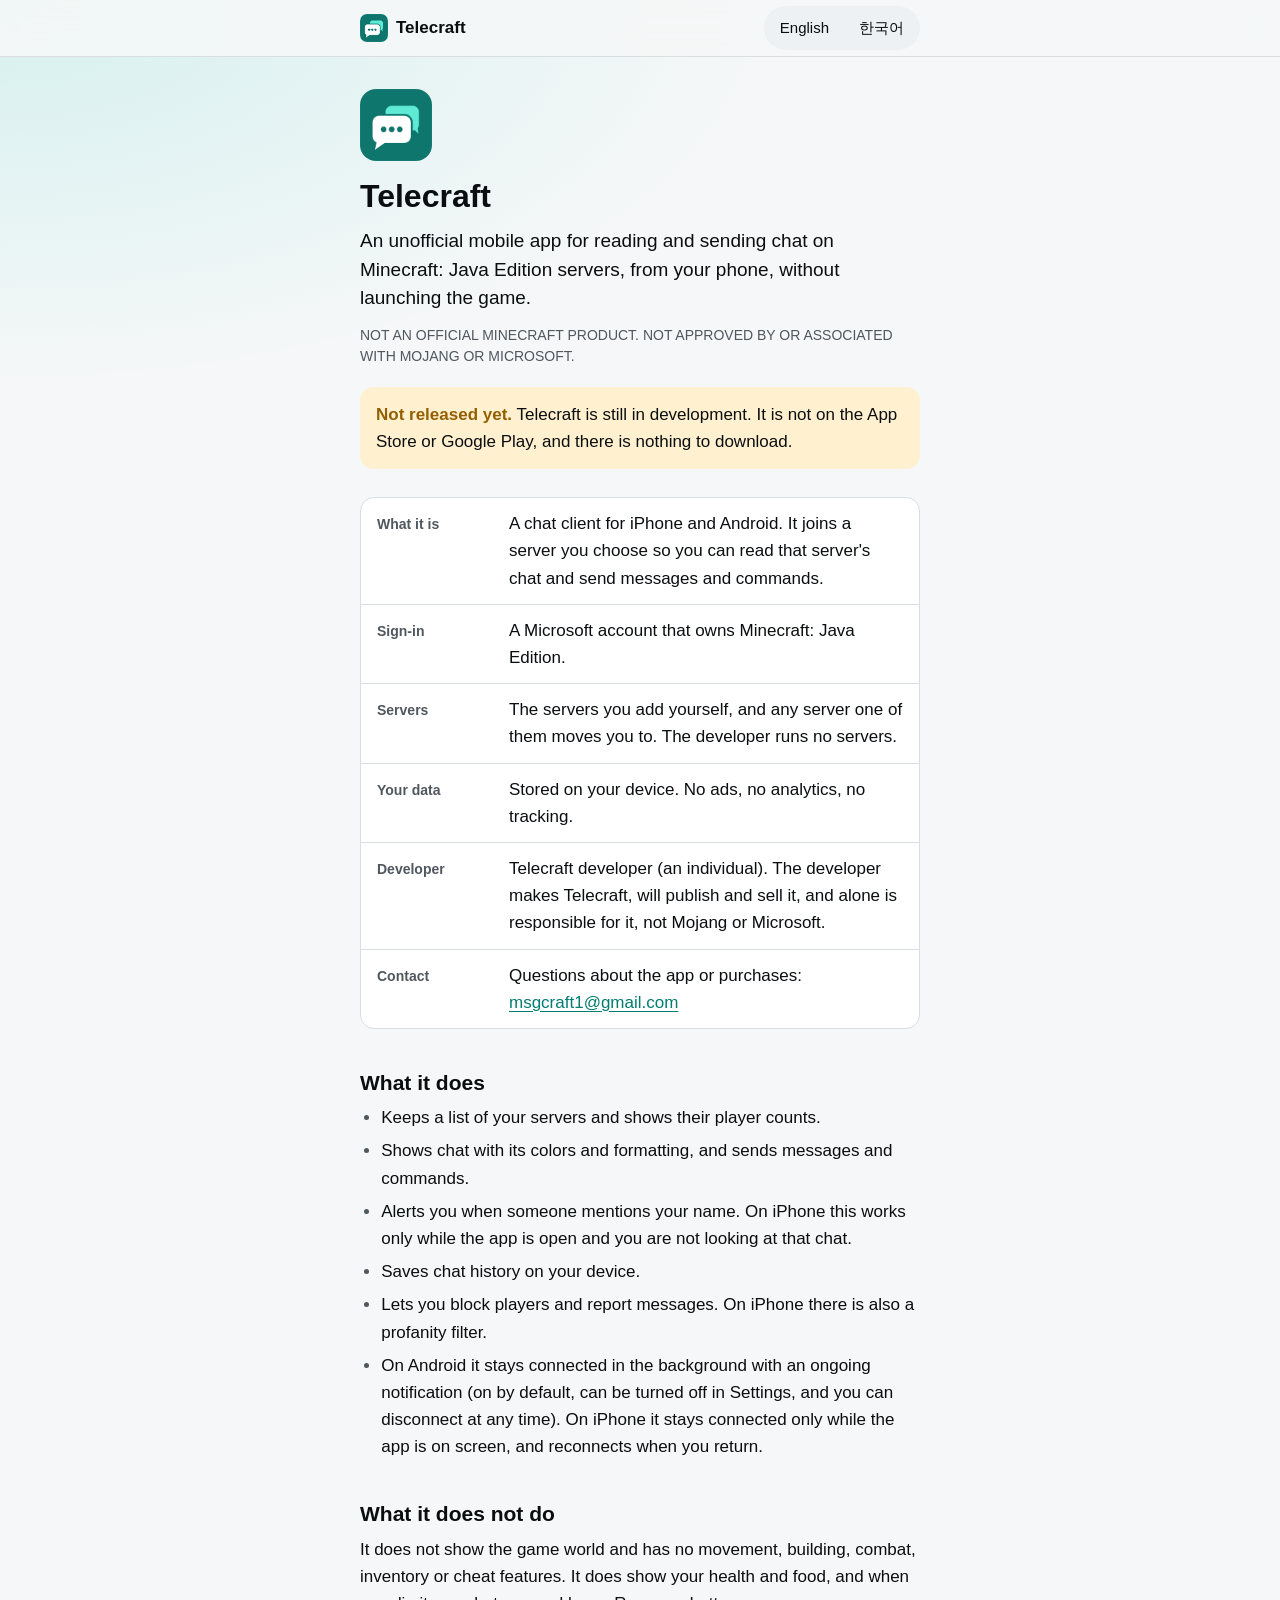
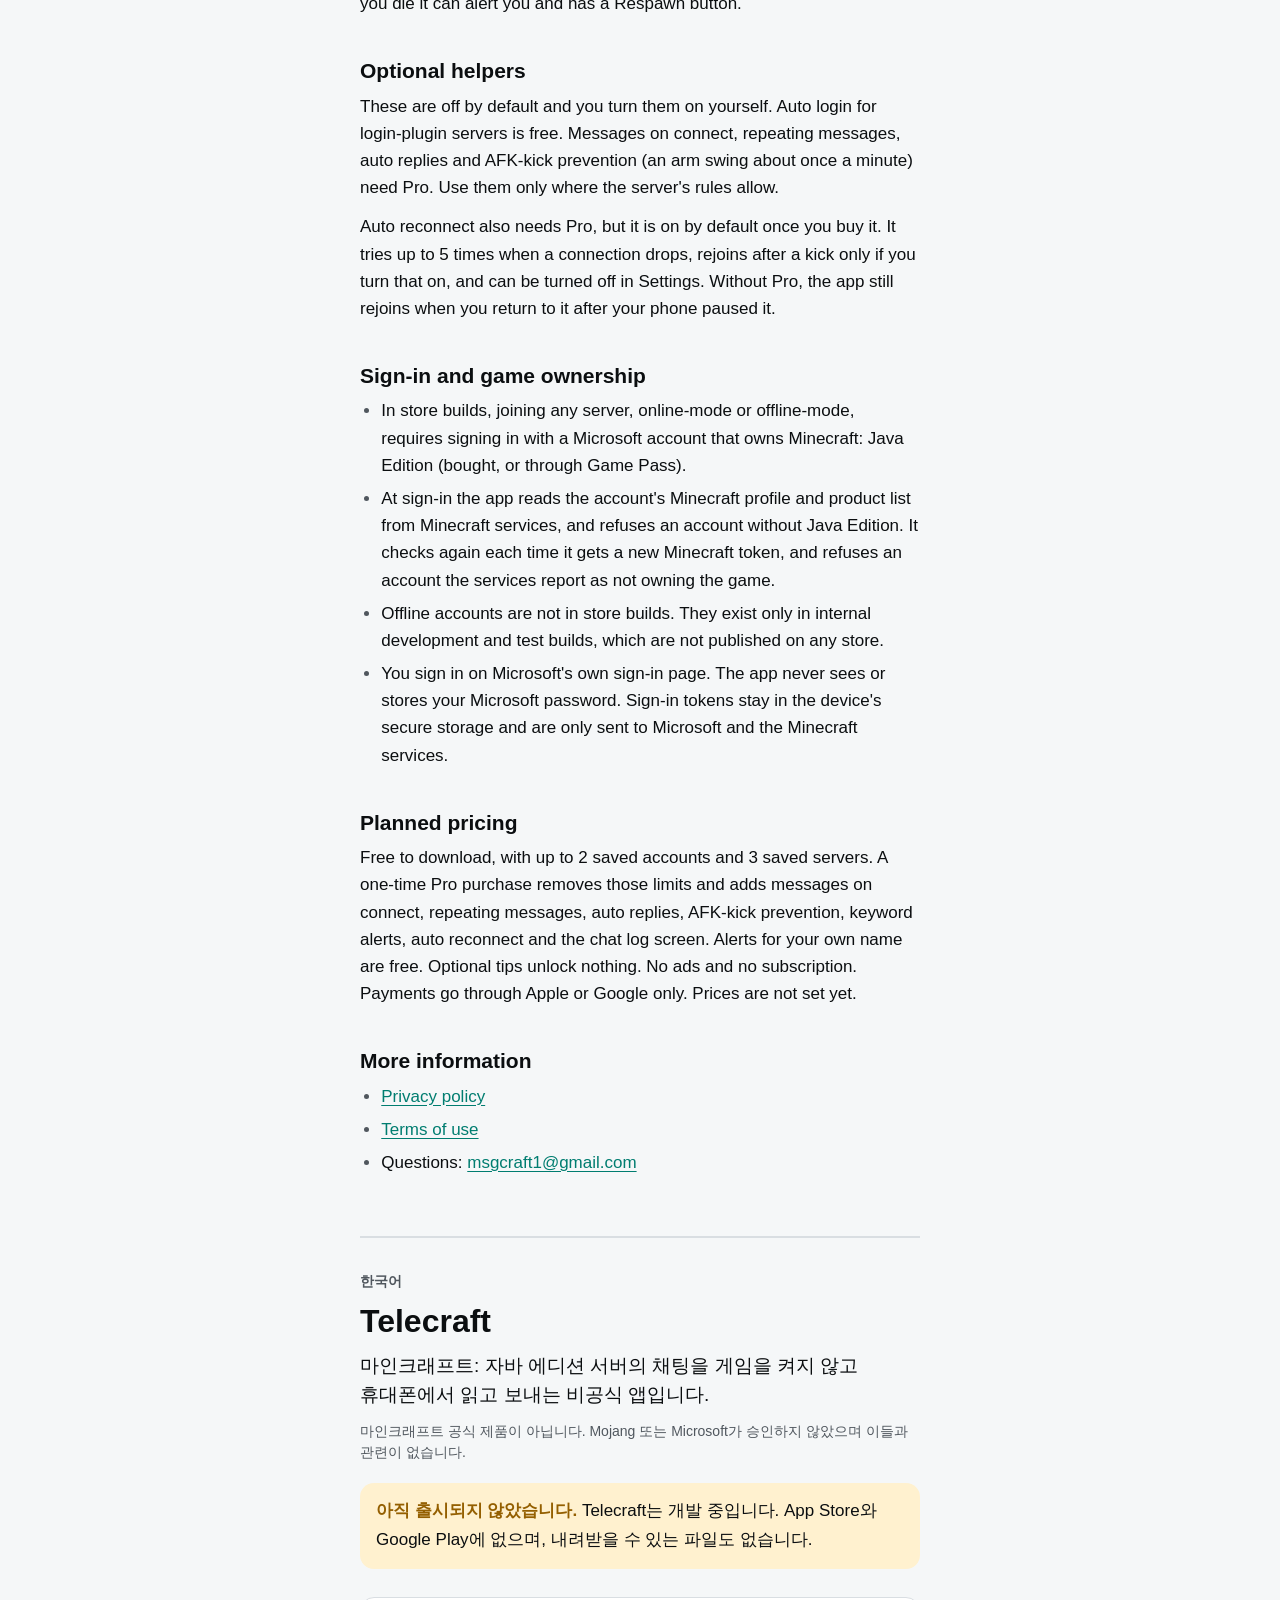
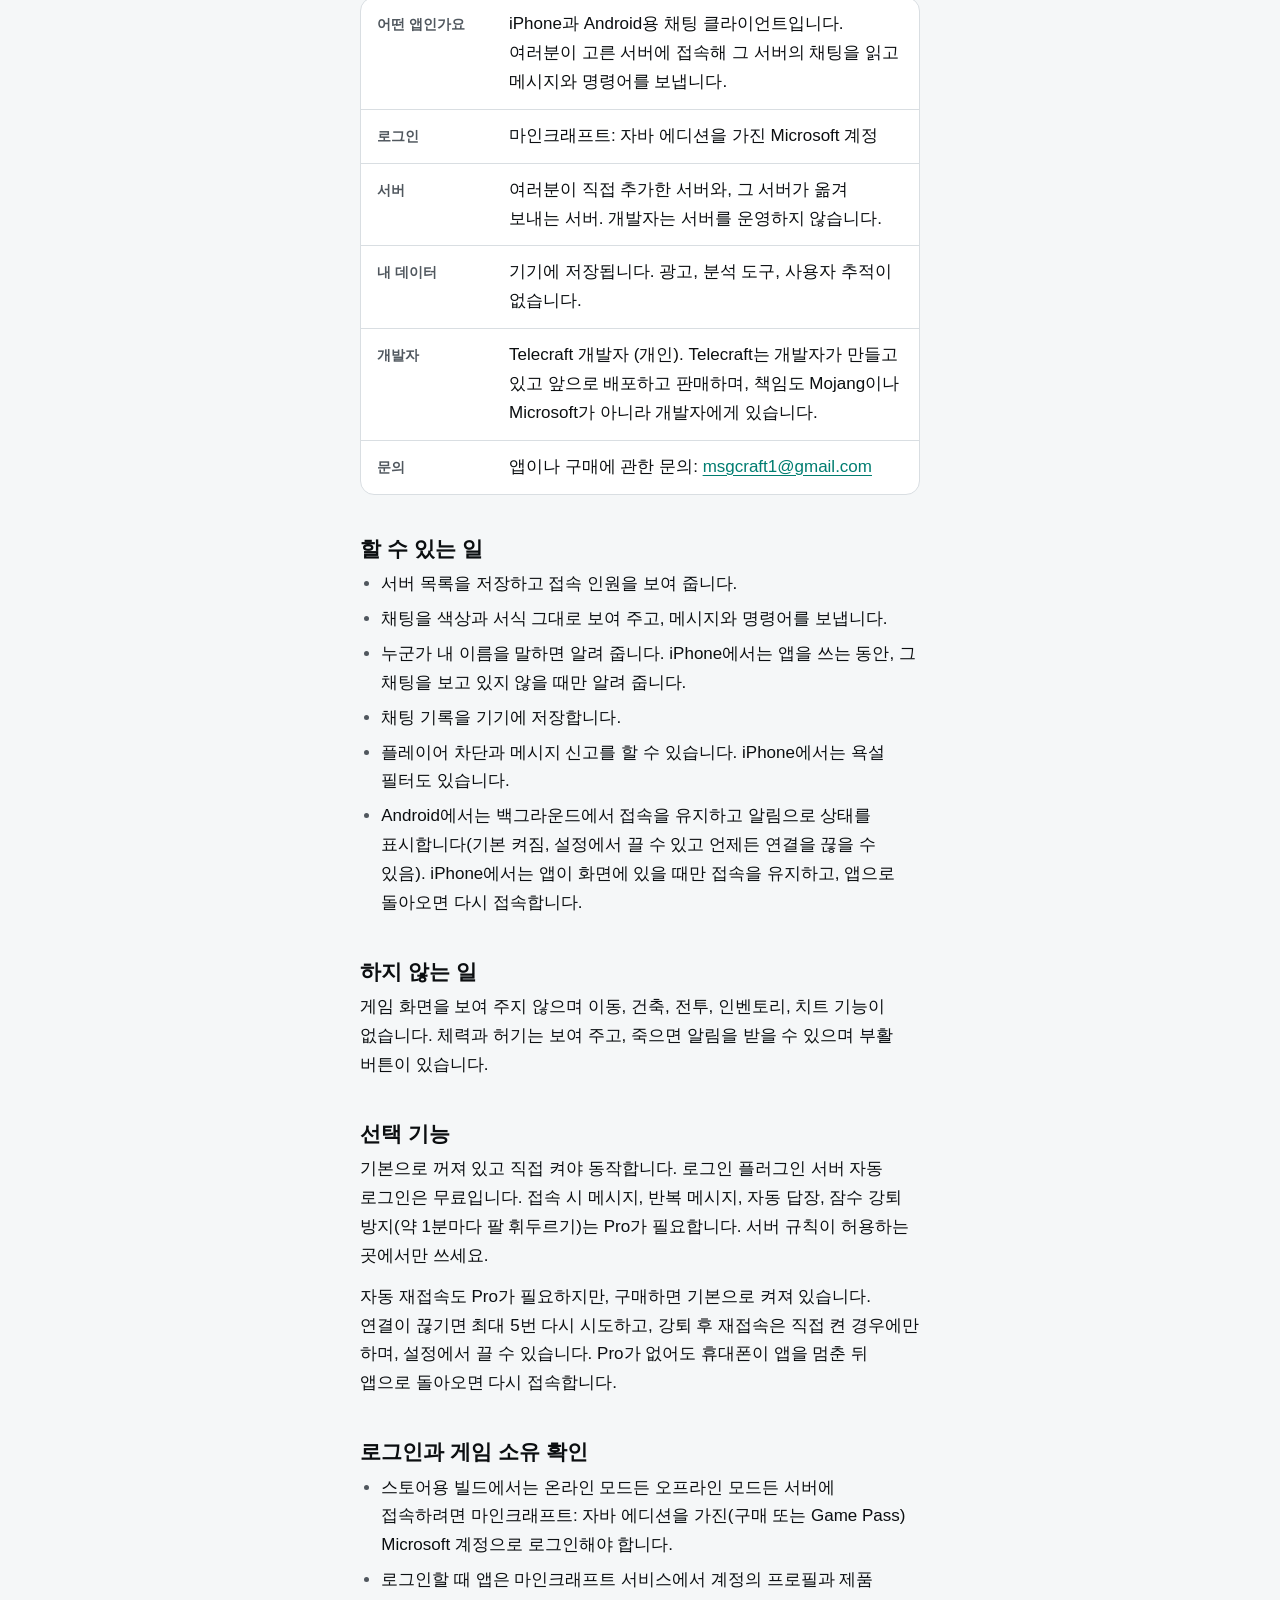
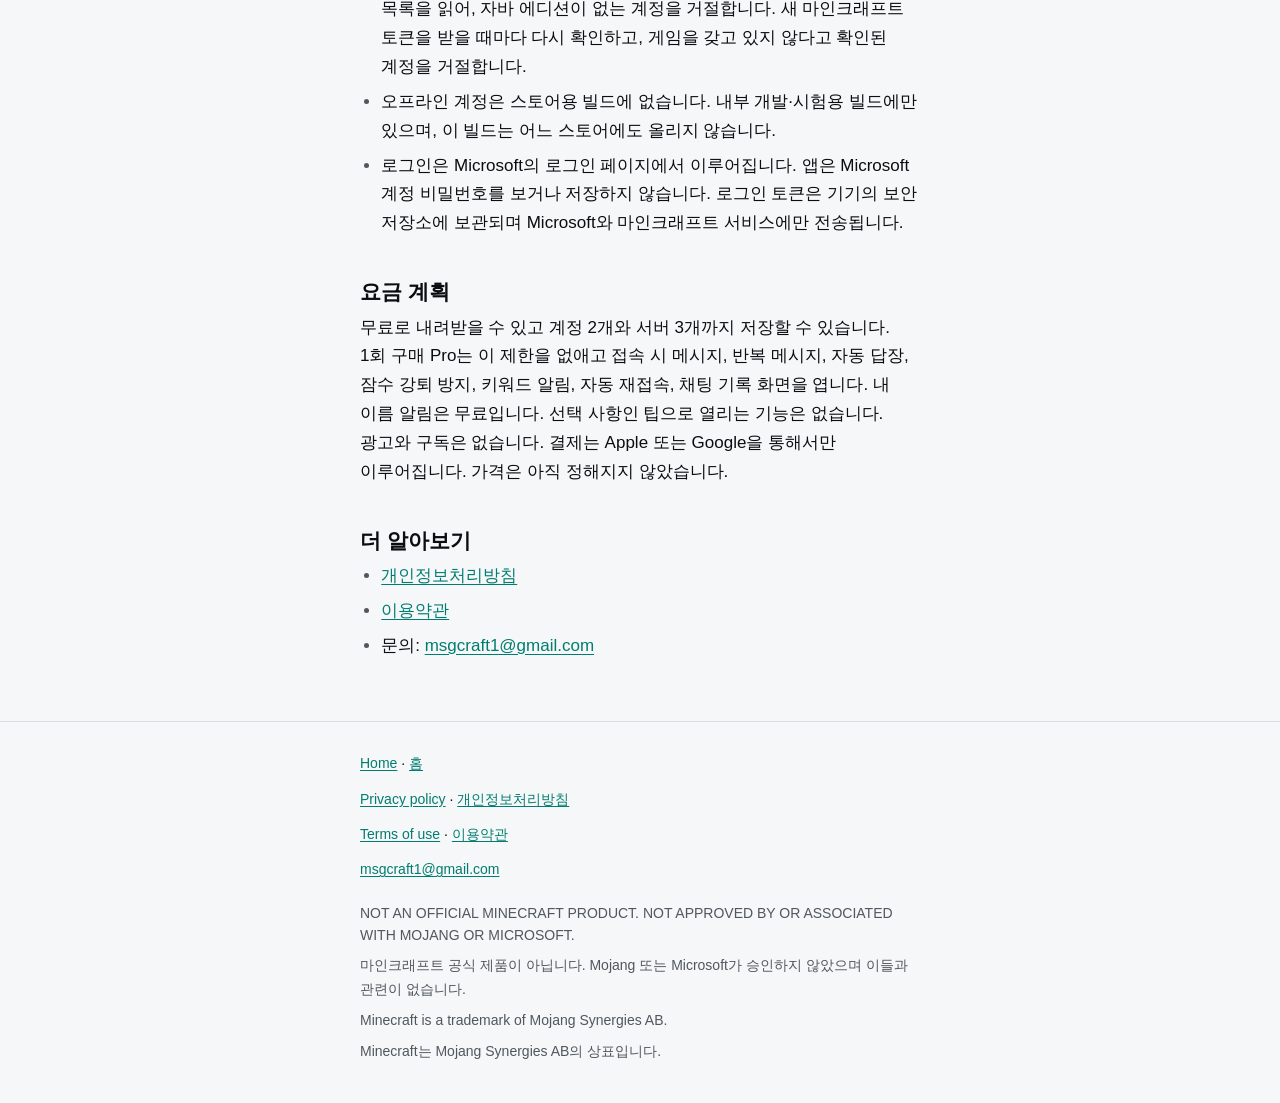
<file: index.html>
<!doctype html>
<html lang="en">
<head>
<meta charset="utf-8">
<meta name="viewport" content="width=device-width, initial-scale=1">
<meta http-equiv="Content-Security-Policy" content="default-src 'none'; style-src 'self'; img-src 'self'; base-uri 'none'; form-action 'none'">
<meta name="referrer" content="no-referrer">
<title>Telecraft, an unofficial chat app for Minecraft: Java Edition servers</title>
<meta name="description" content="Telecraft is an unofficial mobile app for reading and sending chat on Minecraft: Java Edition servers. Not released yet. Not an official Minecraft product.">
<meta name="theme-color" media="(prefers-color-scheme: light)" content="#f5f7f8">
<meta name="theme-color" media="(prefers-color-scheme: dark)" content="#0b0d0f">
<link rel="canonical" href="https://msgcraft.github.io/">
<link rel="icon" type="image/png" sizes="48x48" href="icon-48.png">
<link rel="apple-touch-icon" href="icon-192.png">
<link rel="stylesheet" href="style.css">
</head>
<body>

<header class="bar">
  <div class="bar-inner">
    <a class="brand" href="./"><img src="icon-48.png" alt="" width="28" height="28">Telecraft</a>
    <nav class="langs" aria-label="Language / 언어">
      <a href="#en" lang="en">English</a>
      <a href="#ko" lang="ko">한국어</a>
    </nav>
  </div>
</header>

<main>

<section class="lang-block" id="en" lang="en">
  <img class="app-icon" src="icon-192.png" alt="" width="72" height="72">
  <h1>Telecraft</h1>
  <p class="lede">An unofficial mobile app for reading and sending chat on Minecraft: Java Edition servers, from your phone, without launching the game.</p>
  <p class="disclaimer">NOT AN OFFICIAL MINECRAFT PRODUCT. NOT APPROVED BY OR ASSOCIATED WITH MOJANG OR MICROSOFT.</p>
  <p class="status"><strong>Not released yet.</strong> Telecraft is still in development. It is not on the App Store or Google Play, and there is nothing to download.</p>

  <dl class="facts">
    <div><dt>What it is</dt><dd>A chat client for iPhone and Android. It joins a server you choose so you can read that server's chat and send messages and commands.</dd></div>
    <div><dt>Sign-in</dt><dd>A Microsoft account that owns Minecraft: Java Edition.</dd></div>
    <div><dt>Servers</dt><dd>The servers you add yourself, and any server one of them moves you to. The developer runs no servers.</dd></div>
    <div><dt>Your data</dt><dd>Stored on your device. No ads, no analytics, no tracking.</dd></div>
    <div><dt>Developer</dt><dd>Telecraft developer (an individual). The developer makes Telecraft, will publish and sell it, and alone is responsible for it, not Mojang or Microsoft.</dd></div>
    <div><dt>Contact</dt><dd>Questions about the app or purchases: <a href="mailto:msgcraft1@gmail.com">msgcraft1@gmail.com</a></dd></div>
  </dl>

  <h2>What it does</h2>
  <ul>
    <li>Keeps a list of your servers and shows their player counts.</li>
    <li>Shows chat with its colors and formatting, and sends messages and commands.</li>
    <li>Alerts you when someone mentions your name. On iPhone this works only while the app is open and you are not looking at that chat.</li>
    <li>Saves chat history on your device.</li>
    <li>Lets you block players and report messages. On iPhone there is also a profanity filter.</li>
    <li>On Android it stays connected in the background with an ongoing notification (on by default, can be turned off in Settings, and you can disconnect at any time). On iPhone it stays connected only while the app is on screen, and reconnects when you return.</li>
  </ul>

  <h2>What it does not do</h2>
  <p>It does not show the game world and has no movement, building, combat, inventory or cheat features. It does show your health and food, and when you die it can alert you and has a Respawn button.</p>
  <h2>Optional helpers</h2>
  <p>These are off by default and you turn them on yourself. Auto login for login-plugin servers is free. Messages on connect, repeating messages, auto replies and AFK-kick prevention (an arm swing about once a minute) need Pro. Use them only where the server's rules allow.</p>
  <p>Auto reconnect also needs Pro, but it is on by default once you buy it. It tries up to 5 times when a connection drops, rejoins after a kick only if you turn that on, and can be turned off in Settings. Without Pro, the app still rejoins when you return to it after your phone paused it.</p>

  <h2>Sign-in and game ownership</h2>
  <ul>
    <li>In store builds, joining any server, online-mode or offline-mode, requires signing in with a Microsoft account that owns Minecraft: Java Edition (bought, or through Game Pass).</li>
    <li>At sign-in the app reads the account's Minecraft profile and product list from Minecraft services, and refuses an account without Java Edition. It checks again each time it gets a new Minecraft token, and refuses an account the services report as not owning the game.</li>
    <li>Offline accounts are not in store builds. They exist only in internal development and test builds, which are not published on any store.</li>
    <li>You sign in on Microsoft's own sign-in page. The app never sees or stores your Microsoft password. Sign-in tokens stay in the device's secure storage and are only sent to Microsoft and the Minecraft services.</li>
  </ul>

  <h2>Planned pricing</h2>
  <p>Free to download, with up to 2 saved accounts and 3 saved servers. A one-time Pro purchase removes those limits and adds messages on connect, repeating messages, auto replies, AFK-kick prevention, keyword alerts, auto reconnect and the chat log screen. Alerts for your own name are free. Optional tips unlock nothing. No ads and no subscription. Payments go through Apple or Google only. Prices are not set yet.</p>

  <h2>More information</h2>
  <ul>
    <li><a href="privacy/#en">Privacy policy</a></li>
    <li><a href="terms/#en">Terms of use</a></li>
    <li>Questions: <a href="mailto:msgcraft1@gmail.com">msgcraft1@gmail.com</a></li>
  </ul>
</section>

<section class="lang-block" id="ko" lang="ko">
  <p class="eyebrow">한국어</p>
  <h1>Telecraft</h1>
  <p class="lede">마인크래프트: 자바 에디션 서버의 채팅을 게임을 켜지 않고 휴대폰에서 읽고 보내는 비공식 앱입니다.</p>
  <p class="disclaimer">마인크래프트 공식 제품이 아닙니다. Mojang 또는 Microsoft가 승인하지 않았으며 이들과 관련이 없습니다.</p>
  <p class="status"><strong>아직 출시되지 않았습니다.</strong> Telecraft는 개발 중입니다. App Store와 Google Play에 없으며, 내려받을 수 있는 파일도 없습니다.</p>

  <dl class="facts">
    <div><dt>어떤 앱인가요</dt><dd>iPhone과 Android용 채팅 클라이언트입니다. 여러분이 고른 서버에 접속해 그 서버의 채팅을 읽고 메시지와 명령어를 보냅니다.</dd></div>
    <div><dt>로그인</dt><dd>마인크래프트: 자바 에디션을 가진 Microsoft 계정</dd></div>
    <div><dt>서버</dt><dd>여러분이 직접 추가한 서버와, 그 서버가 옮겨 보내는 서버. 개발자는 서버를 운영하지 않습니다.</dd></div>
    <div><dt>내 데이터</dt><dd>기기에 저장됩니다. 광고, 분석 도구, 사용자 추적이 없습니다.</dd></div>
    <div><dt>개발자</dt><dd>Telecraft 개발자 (개인). Telecraft는 개발자가 만들고 있고 앞으로 배포하고 판매하며, 책임도 Mojang이나 Microsoft가 아니라 개발자에게 있습니다.</dd></div>
    <div><dt>문의</dt><dd>앱이나 구매에 관한 문의: <a href="mailto:msgcraft1@gmail.com">msgcraft1@gmail.com</a></dd></div>
  </dl>

  <h2>할 수 있는 일</h2>
  <ul>
    <li>서버 목록을 저장하고 접속 인원을 보여 줍니다.</li>
    <li>채팅을 색상과 서식 그대로 보여 주고, 메시지와 명령어를 보냅니다.</li>
    <li>누군가 내 이름을 말하면 알려 줍니다. iPhone에서는 앱을 쓰는 동안, 그 채팅을 보고 있지 않을 때만 알려 줍니다.</li>
    <li>채팅 기록을 기기에 저장합니다.</li>
    <li>플레이어 차단과 메시지 신고를 할 수 있습니다. iPhone에서는 욕설 필터도 있습니다.</li>
    <li>Android에서는 백그라운드에서 접속을 유지하고 알림으로 상태를 표시합니다(기본 켜짐, 설정에서 끌 수 있고 언제든 연결을 끊을 수 있음). iPhone에서는 앱이 화면에 있을 때만 접속을 유지하고, 앱으로 돌아오면 다시 접속합니다.</li>
  </ul>

  <h2>하지 않는 일</h2>
  <p>게임 화면을 보여 주지 않으며 이동, 건축, 전투, 인벤토리, 치트 기능이 없습니다. 체력과 허기는 보여 주고, 죽으면 알림을 받을 수 있으며 부활 버튼이 있습니다.</p>
  <h2>선택 기능</h2>
  <p>기본으로 꺼져 있고 직접 켜야 동작합니다. 로그인 플러그인 서버 자동 로그인은 무료입니다. 접속 시 메시지, 반복 메시지, 자동 답장, 잠수 강퇴 방지(약 1분마다 팔 휘두르기)는 Pro가 필요합니다. 서버 규칙이 허용하는 곳에서만 쓰세요.</p>
  <p>자동 재접속도 Pro가 필요하지만, 구매하면 기본으로 켜져 있습니다. 연결이 끊기면 최대 5번 다시 시도하고, 강퇴 후 재접속은 직접 켠 경우에만 하며, 설정에서 끌 수 있습니다. Pro가 없어도 휴대폰이 앱을 멈춘 뒤 앱으로 돌아오면 다시 접속합니다.</p>

  <h2>로그인과 게임 소유 확인</h2>
  <ul>
    <li>스토어용 빌드에서는 온라인 모드든 오프라인 모드든 서버에 접속하려면 마인크래프트: 자바 에디션을 가진(구매 또는 Game Pass) Microsoft 계정으로 로그인해야 합니다.</li>
    <li>로그인할 때 앱은 마인크래프트 서비스에서 계정의 프로필과 제품 목록을 읽어, 자바 에디션이 없는 계정을 거절합니다. 새 마인크래프트 토큰을 받을 때마다 다시 확인하고, 게임을 갖고 있지 않다고 확인된 계정을 거절합니다.</li>
    <li>오프라인 계정은 스토어용 빌드에 없습니다. 내부 개발·시험용 빌드에만 있으며, 이 빌드는 어느 스토어에도 올리지 않습니다.</li>
    <li>로그인은 Microsoft의 로그인 페이지에서 이루어집니다. 앱은 Microsoft 계정 비밀번호를 보거나 저장하지 않습니다. 로그인 토큰은 기기의 보안 저장소에 보관되며 Microsoft와 마인크래프트 서비스에만 전송됩니다.</li>
  </ul>

  <h2>요금 계획</h2>
  <p>무료로 내려받을 수 있고 계정 2개와 서버 3개까지 저장할 수 있습니다. 1회 구매 Pro는 이 제한을 없애고 접속 시 메시지, 반복 메시지, 자동 답장, 잠수 강퇴 방지, 키워드 알림, 자동 재접속, 채팅 기록 화면을 엽니다. 내 이름 알림은 무료입니다. 선택 사항인 팁으로 열리는 기능은 없습니다. 광고와 구독은 없습니다. 결제는 Apple 또는 Google을 통해서만 이루어집니다. 가격은 아직 정해지지 않았습니다.</p>

  <h2>더 알아보기</h2>
  <ul>
    <li><a href="privacy/#ko">개인정보처리방침</a></li>
    <li><a href="terms/#ko">이용약관</a></li>
    <li>문의: <a href="mailto:msgcraft1@gmail.com">msgcraft1@gmail.com</a></li>
  </ul>
</section>

</main>

<footer>
  <div class="foot-inner">
    <ul class="foot-links">
      <li><a href="./">Home</a> · <a href="#ko" lang="ko">홈</a></li>
      <li><a href="privacy/#en">Privacy policy</a> · <a href="privacy/#ko" lang="ko">개인정보처리방침</a></li>
      <li><a href="terms/#en">Terms of use</a> · <a href="terms/#ko" lang="ko">이용약관</a></li>
      <li><a href="mailto:msgcraft1@gmail.com">msgcraft1@gmail.com</a></li>
    </ul>
    <p class="foot-note">NOT AN OFFICIAL MINECRAFT PRODUCT. NOT APPROVED BY OR ASSOCIATED WITH MOJANG OR MICROSOFT.</p>
    <p class="foot-note" lang="ko">마인크래프트 공식 제품이 아닙니다. Mojang 또는 Microsoft가 승인하지 않았으며 이들과 관련이 없습니다.</p>
    <p class="foot-note">Minecraft is a trademark of Mojang Synergies AB.</p>
    <p class="foot-note" lang="ko">Minecraft는 Mojang Synergies AB의 상표입니다.</p>
  </div>
</footer>

</body>
</html>
</file>
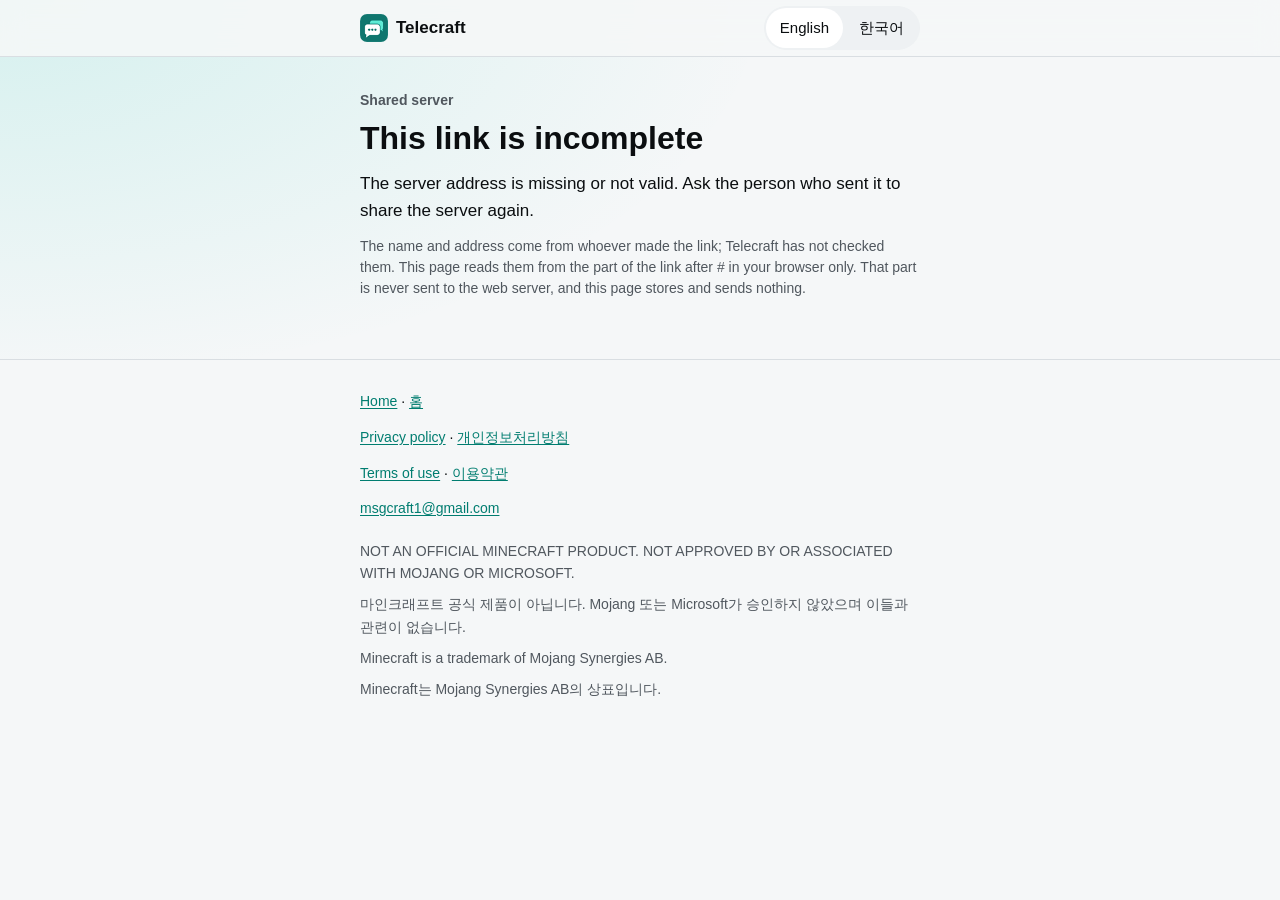
<file: add/index.html>
<!doctype html>
<html lang="en">
<head>
<meta charset="utf-8">
<meta name="viewport" content="width=device-width, initial-scale=1">
<meta http-equiv="Content-Security-Policy" content="default-src 'none'; style-src 'self'; img-src 'self'; script-src 'sha256-/OcNSofazmmCH9dlrpzrL74pz5oJslsj8w8WygNmhAU='; base-uri 'none'; form-action 'none'">
<meta name="referrer" content="no-referrer">
<meta name="robots" content="noindex, nofollow">
<title>Shared server / 공유받은 서버 - Telecraft</title>
<meta name="theme-color" media="(prefers-color-scheme: light)" content="#f5f7f8">
<meta name="theme-color" media="(prefers-color-scheme: dark)" content="#0b0d0f">
<link rel="icon" type="image/png" sizes="48x48" href="../icon-48.png">
<link rel="apple-touch-icon" href="../icon-192.png">
<link rel="stylesheet" href="../style.css">
</head>
<body>

<header class="bar">
  <div class="bar-inner">
    <a class="brand" href="../"><img src="../icon-48.png" alt="" width="28" height="28">Telecraft</a>
    <nav class="langs" aria-label="Language / 언어">
      <a href="#en" lang="en" id="lang-en">English</a>
      <a href="#ko" lang="ko" id="lang-ko">한국어</a>
    </nav>
  </div>
</header>

<main>

<section class="lang-block" id="en" lang="en">
  <p class="eyebrow">Shared server</p>
  <p id="loading-en">Reading the link. If this stays, turn on JavaScript in your browser.</p>

  <div id="ok-en" hidden>
    <h1>A server for you</h1>
    <p class="lede">Someone sent you a Minecraft: Java Edition server.</p>
    <div class="server-card">
      <p class="server-name" id="name-en"></p>
      <p class="server-address">Address <code id="address-en"></code></p>
      <div class="share-actions">
        <button type="button" class="button" id="copy-en">Copy address</button>
        <a class="button button-primary" id="open-en" href="#en">Open in the app</a>
      </div>
      <p class="copy-status" id="status-en" role="status" aria-live="polite" data-ok="Address copied." data-fail="Could not copy. Press and hold the address to copy it."></p>
    </div>

    <h2>How to join</h2>
    <ul>
      <li>In the game: Multiplayer, then Add Server, and paste the address as the server address.</li>
      <li>In the Telecraft app: “Open in the app” opens Add server with the name and address filled in. Nothing is saved until you tap “Add server”.</li>
    </ul>
    <p class="status"><strong>Telecraft is coming to the App Store and Google Play soon.</strong> Until you have the app, “Open in the app” cannot open anything (your browser may show an error).</p>
  </div>

  <div id="bad-en" hidden>
    <h1>This link is incomplete</h1>
    <p>The server address is missing or not valid. Ask the person who sent it to share the server again.</p>
  </div>

  <p class="disclaimer">The name and address come from whoever made the link; Telecraft has not checked them. This page reads them from the part of the link after # in your browser only. That part is never sent to the web server, and this page stores and sends nothing.</p>
</section>

<section class="lang-block" id="ko" lang="ko">
  <p class="eyebrow">서버 공유</p>
  <p id="loading-ko">링크를 읽는 중입니다. 이 문장이 계속 보이면 브라우저에서 자바스크립트를 켜 주세요.</p>

  <div id="ok-ko" hidden>
    <h1>공유받은 서버</h1>
    <p class="lede">마인크래프트: 자바 에디션 서버를 공유받았습니다.</p>
    <div class="server-card">
      <p class="server-name" id="name-ko"></p>
      <p class="server-address">주소 <code id="address-ko"></code></p>
      <div class="share-actions">
        <button type="button" class="button" id="copy-ko">주소 복사</button>
        <a class="button button-primary" id="open-ko" href="#ko">앱에서 열기</a>
      </div>
      <p class="copy-status" id="status-ko" role="status" aria-live="polite" data-ok="주소를 복사했습니다." data-fail="복사하지 못했습니다. 주소를 길게 눌러 복사하세요."></p>
    </div>

    <h2>들어가는 방법</h2>
    <ul>
      <li>게임에서: 멀티플레이 → 서버 추가를 누르고 서버 주소 칸에 붙여 넣으세요.</li>
      <li>Telecraft 앱에서: ‘앱에서 열기’를 누르면 이름과 주소가 채워진 서버 추가 화면이 열립니다. ‘서버 추가’를 눌러야 저장됩니다.</li>
    </ul>
    <p class="status"><strong>Telecraft는 곧 App Store와 Google Play에 나옵니다.</strong> 앱이 없으면 ‘앱에서 열기’가 동작하지 않습니다(브라우저에 오류가 나올 수 있음).</p>
  </div>

  <div id="bad-ko" hidden>
    <h1>링크가 완전하지 않습니다</h1>
    <p>서버 주소가 빠졌거나 올바르지 않습니다. 링크를 보낸 사람에게 서버를 다시 공유해 달라고 하세요.</p>
  </div>

  <p class="disclaimer">이름과 주소는 링크를 만든 사람이 정한 것이며 Telecraft가 확인한 것이 아닙니다. 이 페이지는 링크의 # 뒤에 있는 이름과 주소를 이 브라우저 안에서만 읽습니다. # 뒤의 내용은 웹 서버로 가지 않으며, 이 페이지는 아무것도 저장하거나 보내지 않습니다.</p>
</section>

</main>

<footer>
  <div class="foot-inner">
    <ul class="foot-links">
      <li><a href="../">Home</a> · <a href="../#ko" lang="ko">홈</a></li>
      <li><a href="../privacy/#en">Privacy policy</a> · <a href="../privacy/#ko" lang="ko">개인정보처리방침</a></li>
      <li><a href="../terms/#en">Terms of use</a> · <a href="../terms/#ko" lang="ko">이용약관</a></li>
      <li><a href="mailto:msgcraft1@gmail.com">msgcraft1@gmail.com</a></li>
    </ul>
    <p class="foot-note">NOT AN OFFICIAL MINECRAFT PRODUCT. NOT APPROVED BY OR ASSOCIATED WITH MOJANG OR MICROSOFT.</p>
    <p class="foot-note" lang="ko">마인크래프트 공식 제품이 아닙니다. Mojang 또는 Microsoft가 승인하지 않았으며 이들과 관련이 없습니다.</p>
    <p class="foot-note">Minecraft is a trademark of Mojang Synergies AB.</p>
    <p class="foot-note" lang="ko">Minecraft는 Mojang Synergies AB의 상표입니다.</p>
  </div>
</footer>

<script>
// Reads the server from the link's # part (never sent to the web server) and shows it with textContent only. The same
// checks as the app (src/ui/logic/serverShare.ts): the name is cleaned and cut to 64, the address must be a plain host
// name, IPv4 or [IPv6] with an optional port; the default port 25565 is left out. "Open in the app" is
// telecraft://add?n=…&a=… (the old msgcraft:// still opens the app). One language is shown at a time; the switch does not touch the # (it holds the server).
// When this script changes, its sha256 in the Content-Security-Policy above must change too (test/unit/ui/shareSitePage.test.ts).
(function () {
  'use strict';
  var MAX_LINK = 2048;
  var MAX_PARAMS = 16;
  var MAX_NAME = 64;
  var MAX_ADDRESS = 300;
  var MAX_HOST = 253;
  var DEFAULT_PORT = 25565;
  var LANGS = ['en', 'ko'];
  var INVISIBLE = [[0x0000, 0x001f], [0x007f, 0x009f], [0x00ad, 0x00ad], [0x061c, 0x061c], [0x115f, 0x1160], [0x17b4, 0x17b5], [0x180e, 0x180e], [0x200b, 0x200f], [0x2028, 0x202e], [0x2060, 0x206f], [0x3164, 0x3164], [0xfeff, 0xfeff], [0xffa0, 0xffa0], [0xfff0, 0xfff8]];
  var REPLACEMENT = String.fromCharCode(0xfffd);
  var ADDRESS_FORM = /^(?:\[([0-9A-Fa-f:.]+)\]|([A-Za-z0-9_.-]+))(?::(\d{1,5}))?$/;
  var HOST_LABEL = /^[a-z0-9_](?:[a-z0-9_-]{0,61}[a-z0-9_])?$/;
  var current = null;

  function byId(id) {
    return document.getElementById(id);
  }

  function invisible(code) {
    for (var i = 0; i < INVISIBLE.length; i++) {
      if (code >= INVISIBLE[i][0] && code <= INVISIBLE[i][1]) return true;
    }
    return false;
  }

  function decode(s) {
    try {
      return decodeURIComponent(s.replace(/\+/g, ' '));
    } catch (e) {
      return null;
    }
  }

  function readHash(hash) {
    var out = Object.create(null);
    var text = String(hash || '');
    if (text.length > MAX_LINK) return out;
    var parts = text.replace(/^#/, '').split('&').slice(0, MAX_PARAMS);
    for (var i = 0; i < parts.length; i++) {
      var part = parts[i];
      if (!part) continue;
      var eq = part.indexOf('=');
      var key = decode(eq >= 0 ? part.slice(0, eq) : part);
      var value = decode(eq >= 0 ? part.slice(eq + 1) : '');
      if (key === null || value === null || key in out) continue;
      out[key] = value;
    }
    return out;
  }

  function cleanName(raw) {
    if (typeof raw !== 'string') return '';
    var s = raw.slice(0, MAX_NAME * 8);
    var out = '';
    for (var i = 0; i < s.length; i++) {
      var c = s.charCodeAt(i);
      if (c >= 0xd800 && c <= 0xdbff) {
        var next = s.charCodeAt(i + 1);
        if (next >= 0xdc00 && next <= 0xdfff) {
          out += s.charAt(i) + s.charAt(i + 1);
          i++;
        } else out += REPLACEMENT;
      } else if (c >= 0xdc00 && c <= 0xdfff) out += REPLACEMENT;
      else out += invisible(c) ? ' ' : s.charAt(i);
    }
    out = out.replace(/\s+/g, ' ').trim();
    if (out.length > MAX_NAME) {
      var cut = MAX_NAME;
      var last = out.charCodeAt(cut - 1);
      if (last >= 0xd800 && last <= 0xdbff) cut--;
      out = out.slice(0, cut);
    }
    return out.trim();
  }

  function checkAddress(raw) {
    if (typeof raw !== 'string') return null;
    var a = raw.trim();
    if (a.length === 0 || a.length > MAX_ADDRESS) return null;
    var m = ADDRESS_FORM.exec(a);
    if (!m) return null;
    var host;
    if (m[1] !== undefined) {
      if (m[1].indexOf(':') < 0) return null;
      host = '[' + m[1].toLowerCase() + ']';
    } else {
      host = m[2].toLowerCase();
      var bare = host.charAt(host.length - 1) === '.' ? host.slice(0, -1) : host;
      if (bare.length === 0 || bare.length > MAX_HOST) return null;
      var labels = bare.split('.');
      for (var i = 0; i < labels.length; i++) {
        if (!HOST_LABEL.test(labels[i])) return null;
      }
    }
    var port = m[3] === undefined ? undefined : Number(m[3]);
    if (port !== undefined && (port < 1 || port > 65535)) return null;
    return port === undefined || port === DEFAULT_PORT ? host : host + ':' + port;
  }

  function appLink(name, address) {
    var query = [];
    if (name) query.push('n=' + encodeURIComponent(name));
    query.push('a=' + encodeURIComponent(address));
    return 'telecraft://add?' + query.join('&');
  }

  function render() {
    var params = readHash(window.location.hash);
    var address = checkAddress(params.a);
    var name = cleanName(params.n);
    current = address;
    for (var i = 0; i < LANGS.length; i++) {
      var lang = LANGS[i];
      byId('loading-' + lang).hidden = true;
      byId('ok-' + lang).hidden = address === null;
      byId('bad-' + lang).hidden = address !== null;
      byId('status-' + lang).textContent = '';
      if (address === null) continue;
      byId('name-' + lang).textContent = name || address;
      byId('address-' + lang).textContent = address;
      byId('open-' + lang).setAttribute('href', appLink(name, address));
    }
  }

  function selectAndCopy(el) {
    try {
      var range = document.createRange();
      range.selectNodeContents(el);
      var selection = window.getSelection();
      selection.removeAllRanges();
      selection.addRange(range);
      return document.execCommand('copy') === true;
    } catch (e) {
      return false;
    }
  }

  function copy(lang) {
    if (current === null) return;
    var status = byId('status-' + lang);
    var say = function (ok) {
      status.textContent = status.getAttribute(ok ? 'data-ok' : 'data-fail') || '';
    };
    var fallback = function () {
      say(selectAndCopy(byId('address-' + lang)));
    };
    var clipboard = window.navigator.clipboard;
    if (clipboard && typeof clipboard.writeText === 'function') {
      clipboard.writeText(current).then(function () {
        say(true);
      }, fallback);
    } else fallback();
  }

  function setLang(lang) {
    for (var i = 0; i < LANGS.length; i++) {
      byId(LANGS[i]).hidden = LANGS[i] !== lang;
      byId('lang-' + LANGS[i]).setAttribute('aria-current', LANGS[i] === lang ? 'true' : 'false');
    }
    document.documentElement.setAttribute('lang', lang);
  }

  function firstLang() {
    var nav = window.navigator;
    var list = nav.languages && nav.languages.length ? nav.languages : [nav.language || ''];
    for (var i = 0; i < list.length; i++) {
      var tag = String(list[i]).toLowerCase();
      if (tag.indexOf('ko') === 0) return 'ko';
      if (tag.indexOf('en') === 0) return 'en';
    }
    return 'en';
  }

  function wire(lang) {
    byId('copy-' + lang).addEventListener('click', function () {
      copy(lang);
    });
    byId('lang-' + lang).addEventListener('click', function (event) {
      event.preventDefault();
      setLang(lang);
    });
  }

  for (var i = 0; i < LANGS.length; i++) wire(LANGS[i]);
  window.addEventListener('hashchange', render);
  setLang(firstLang());
  render();
})();
</script>

</body>
</html>
</file>
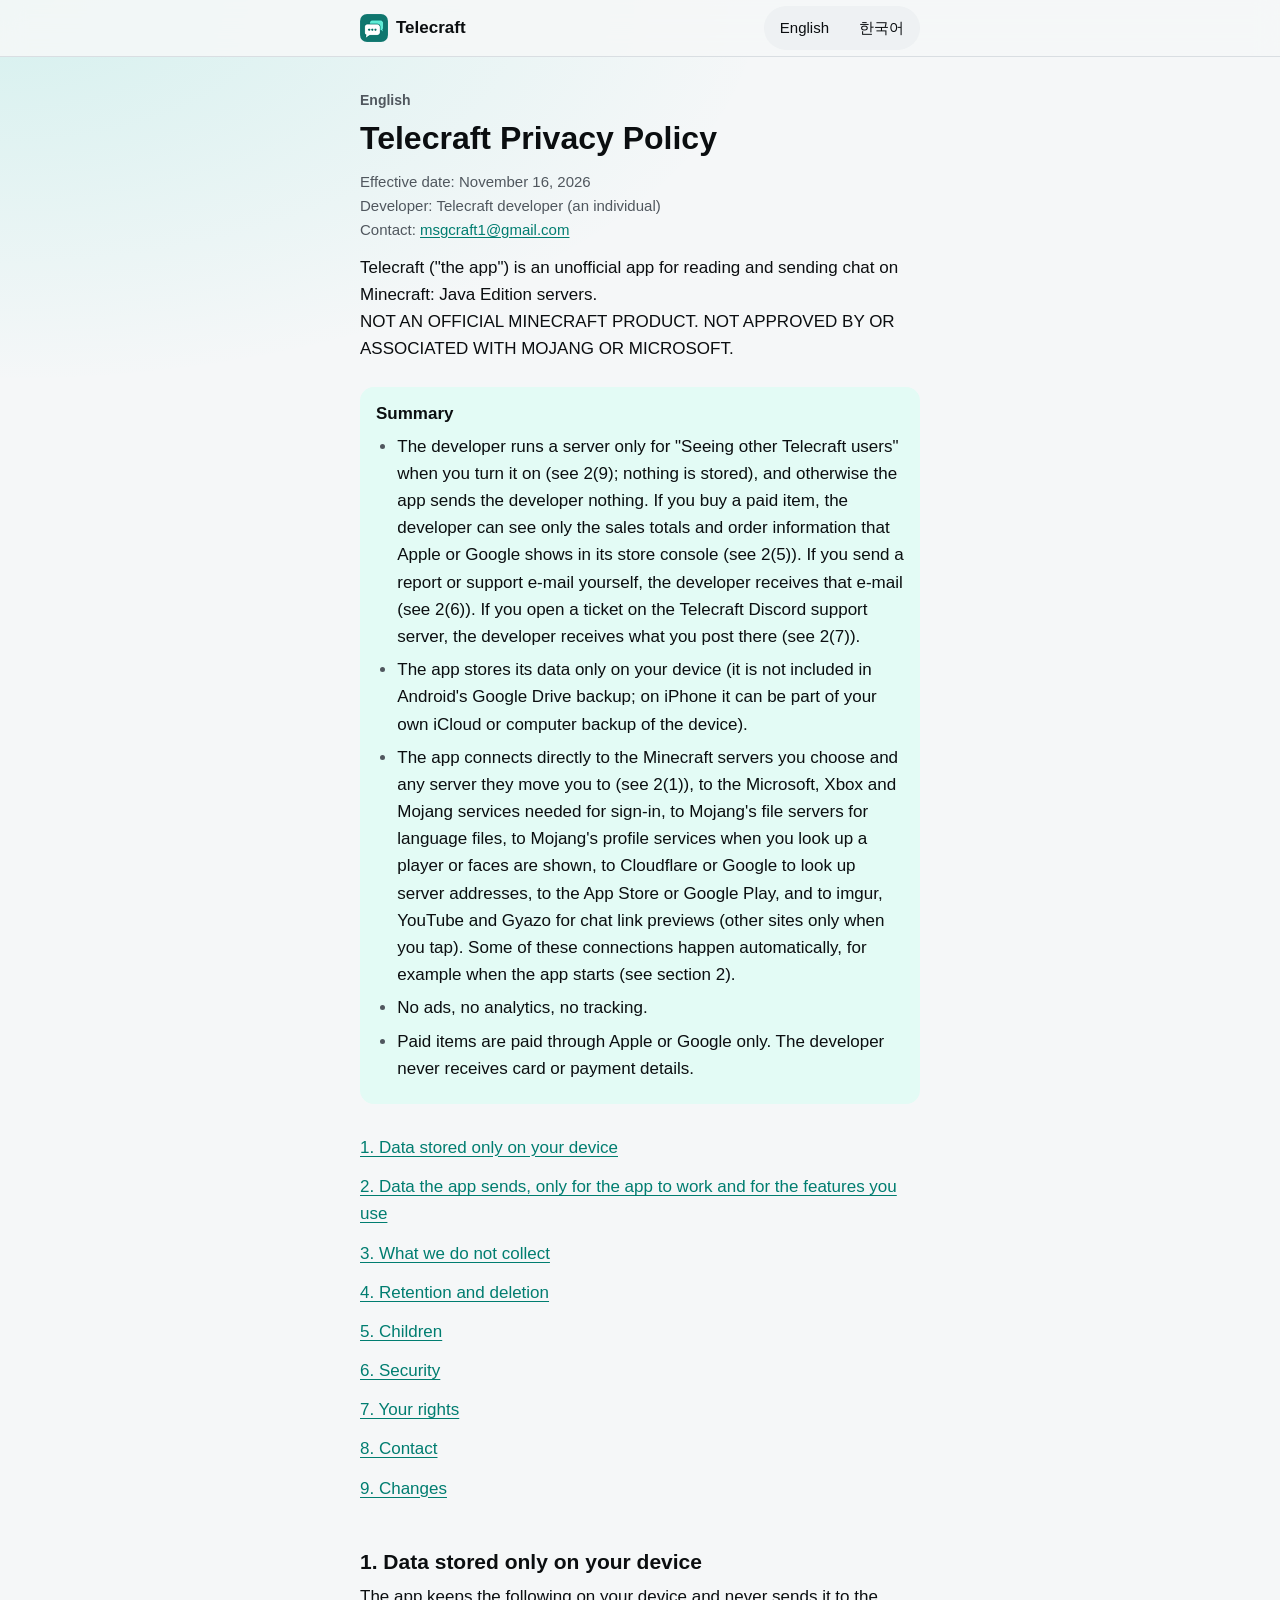
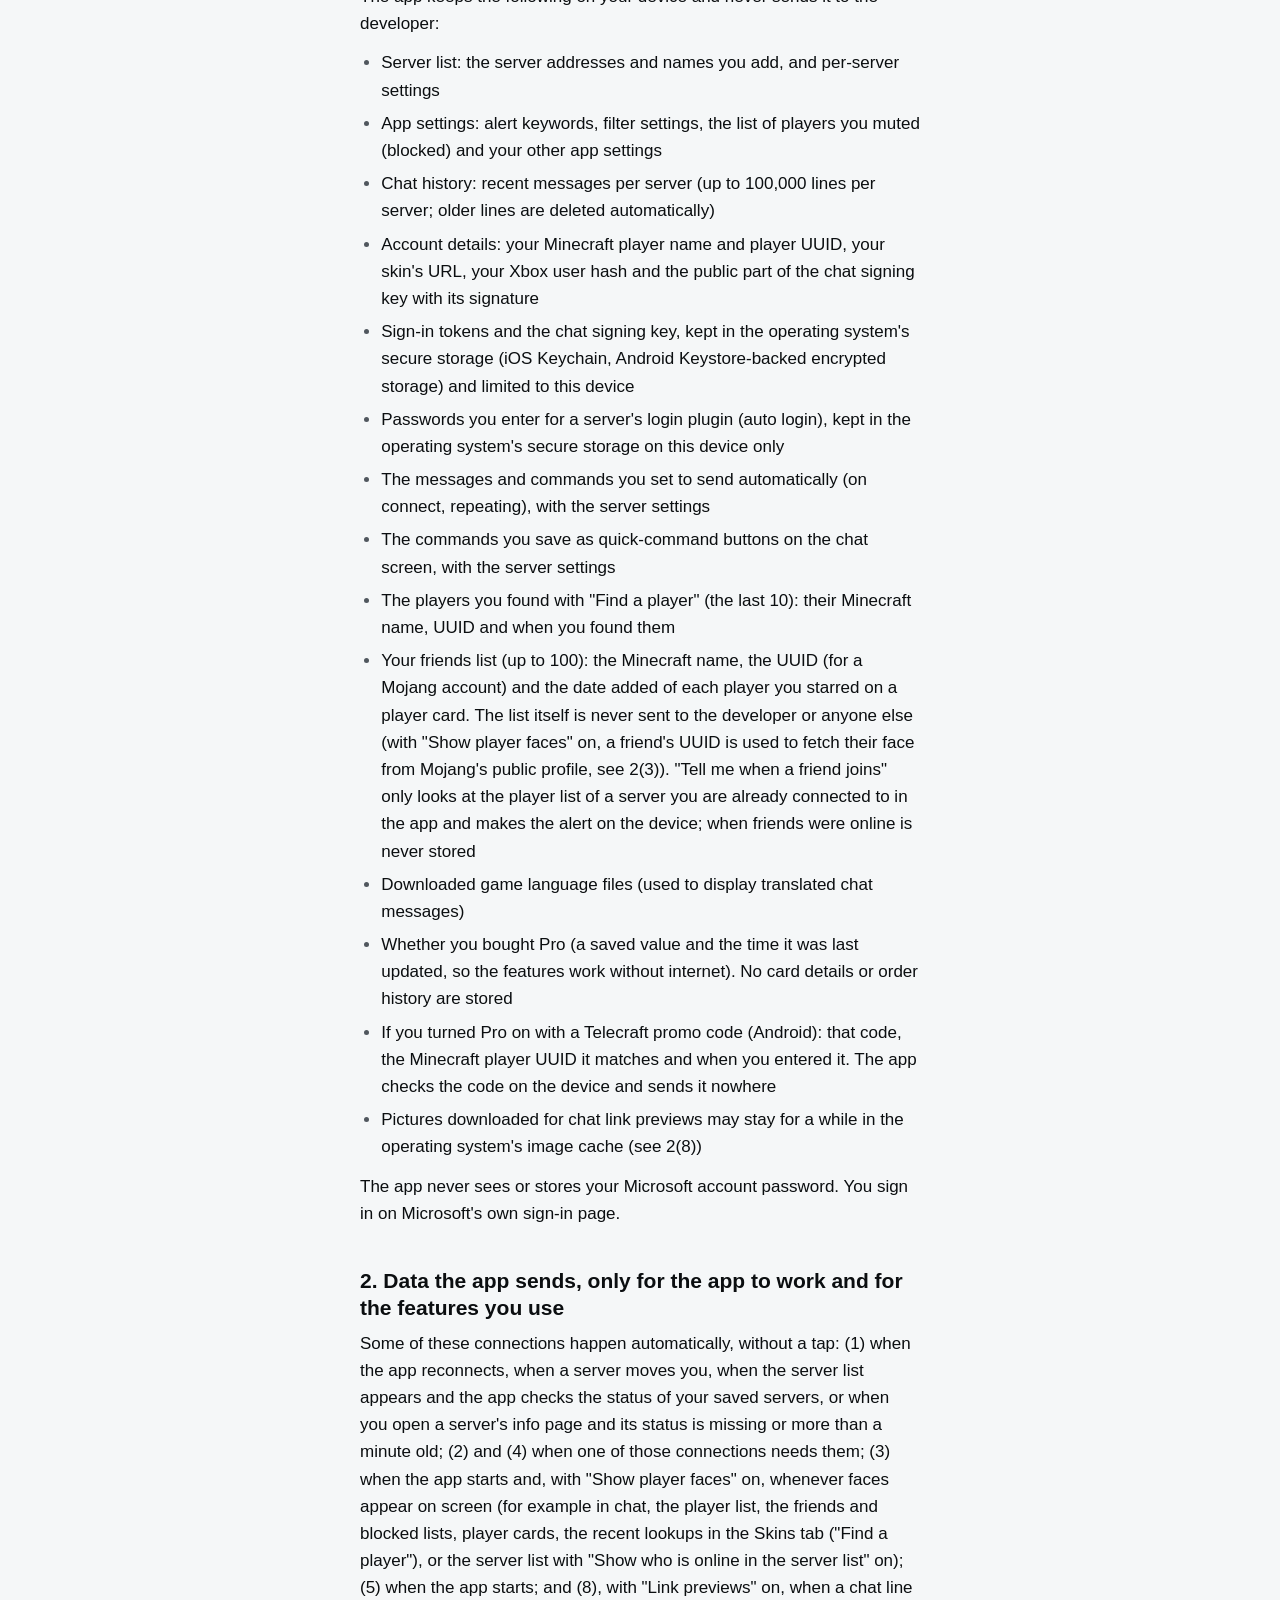
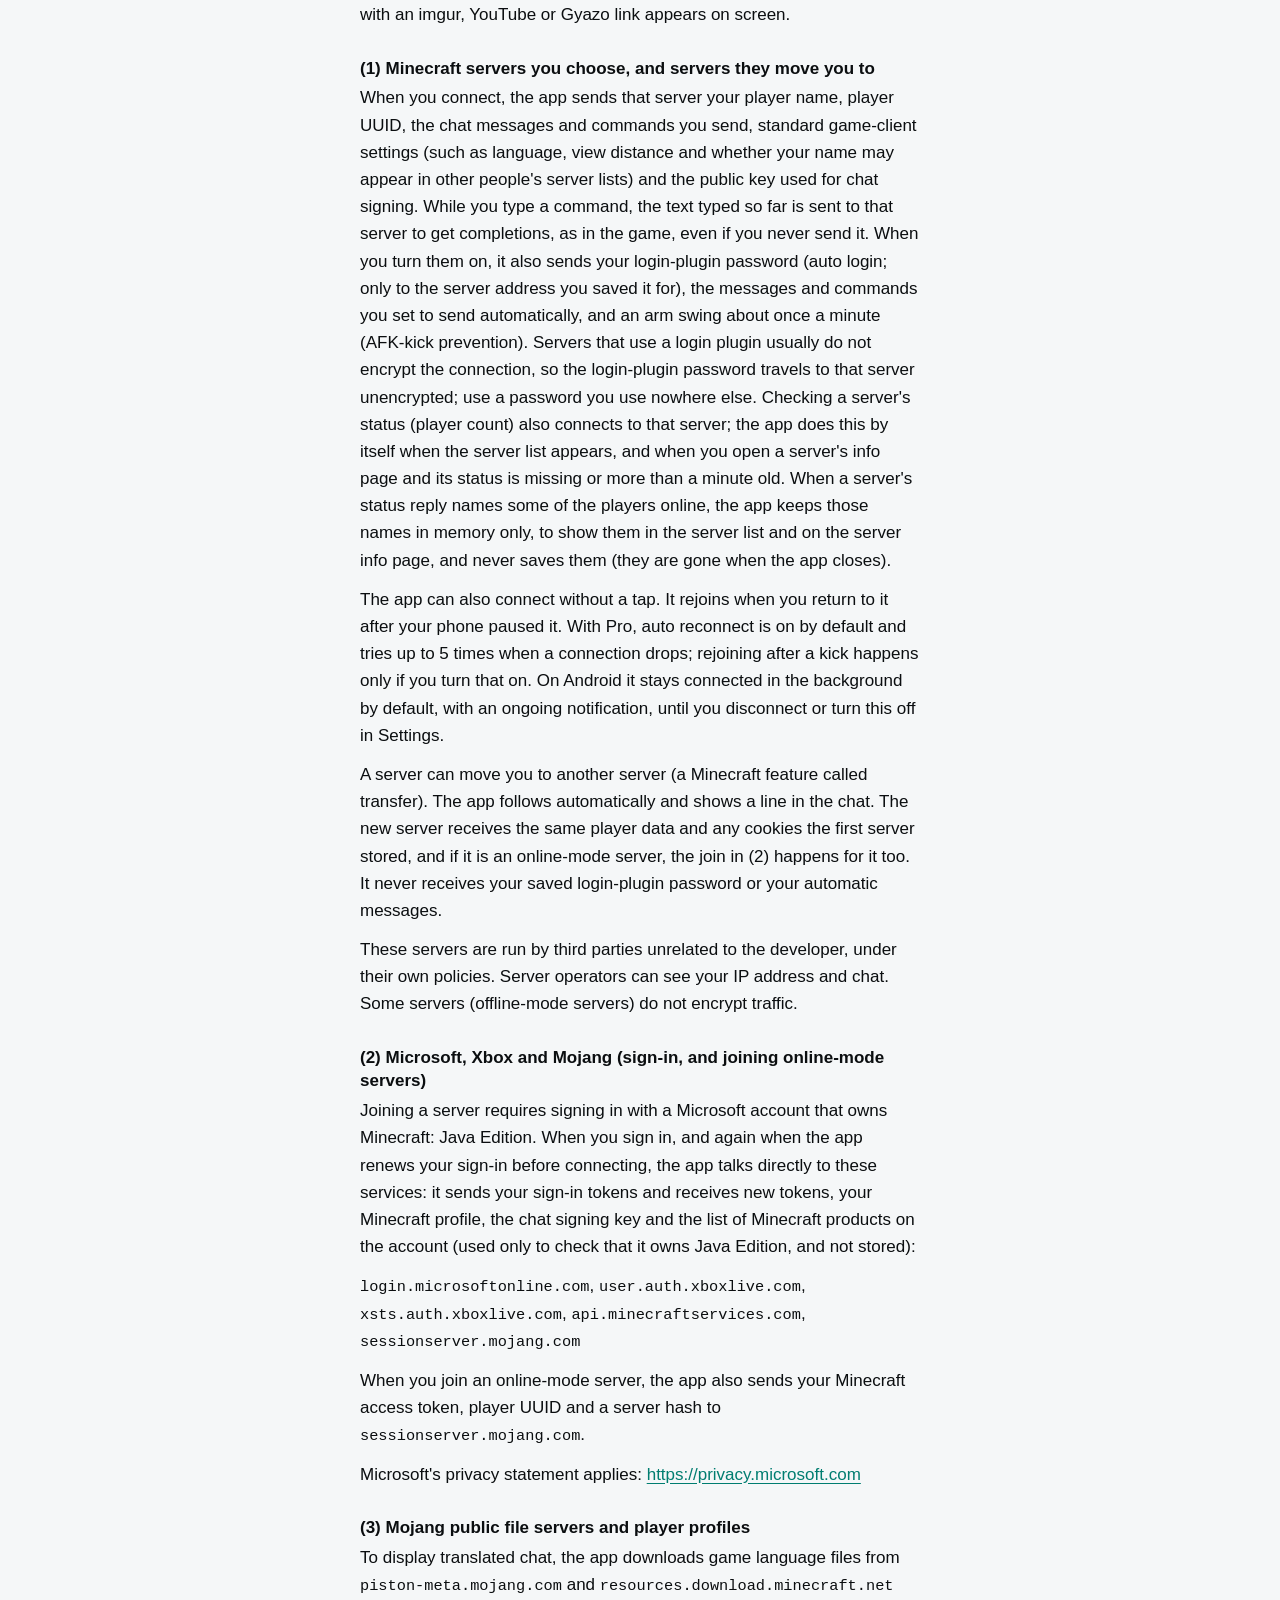
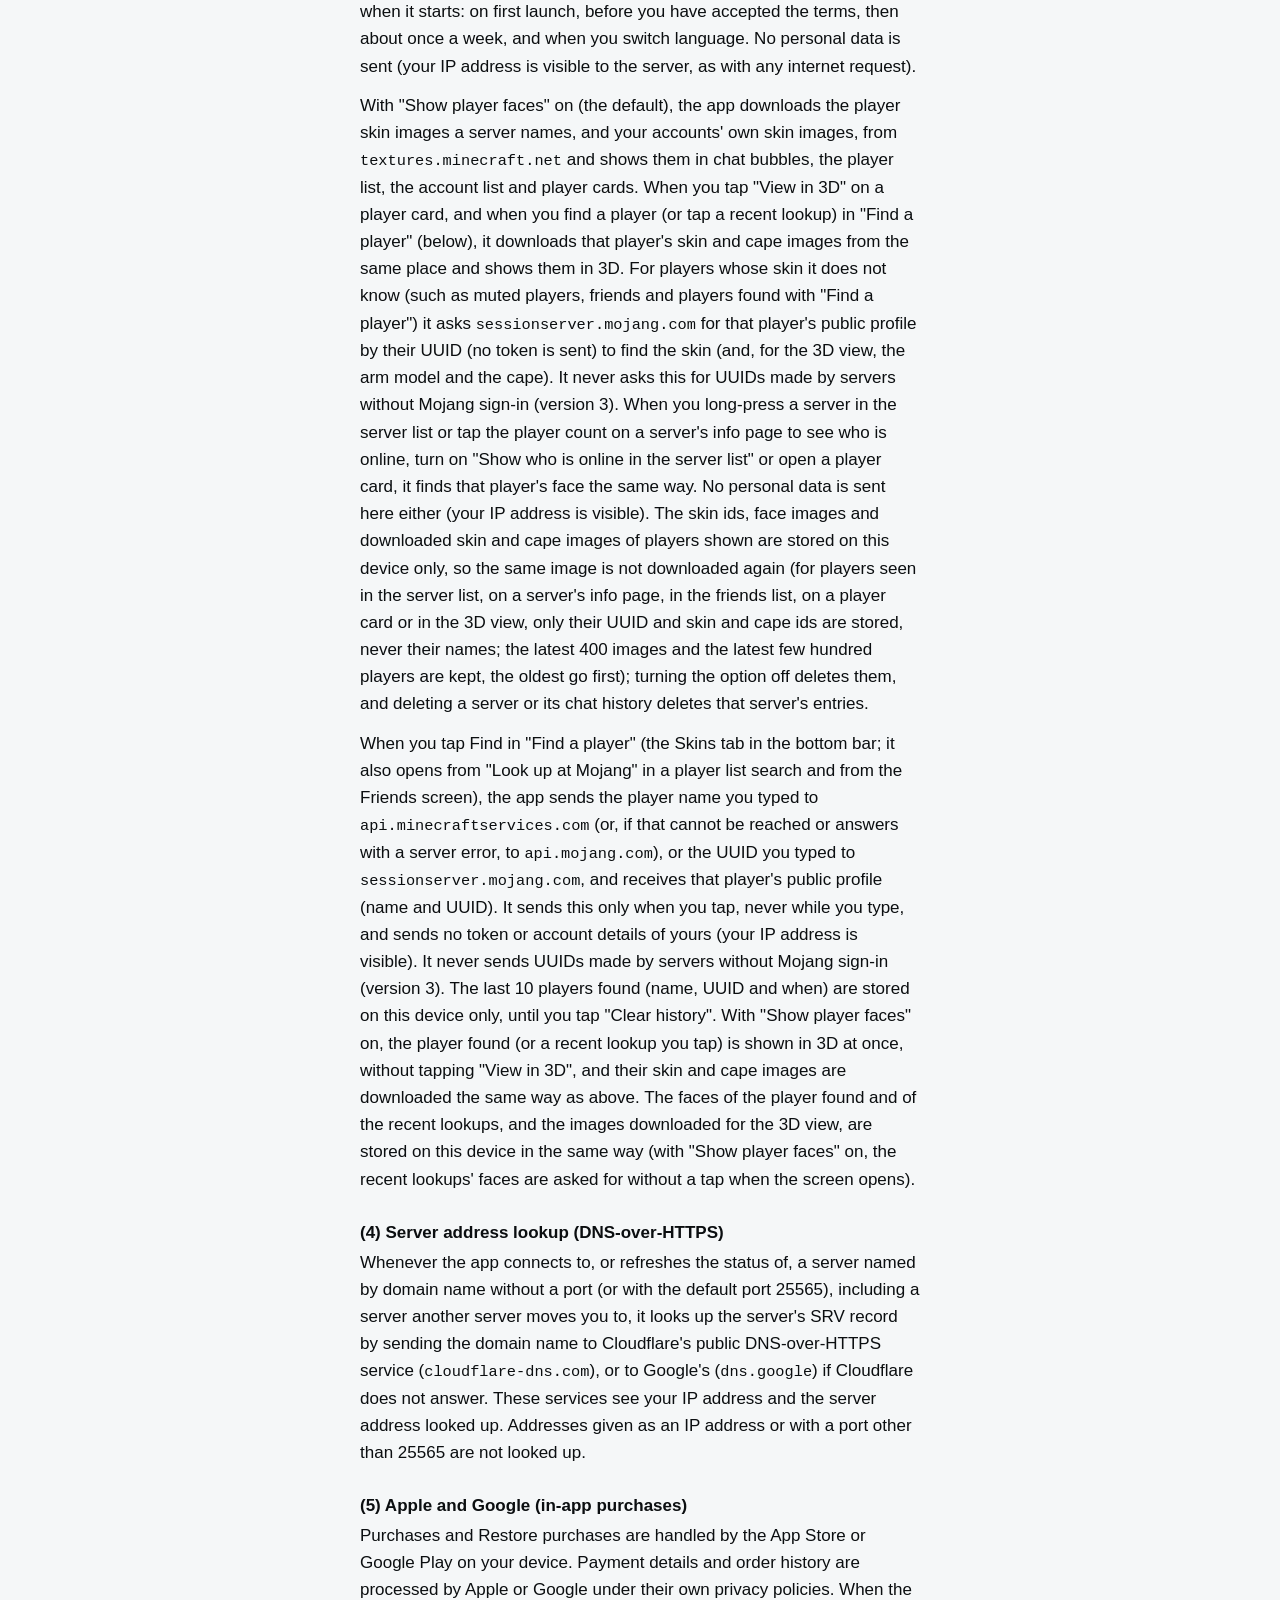
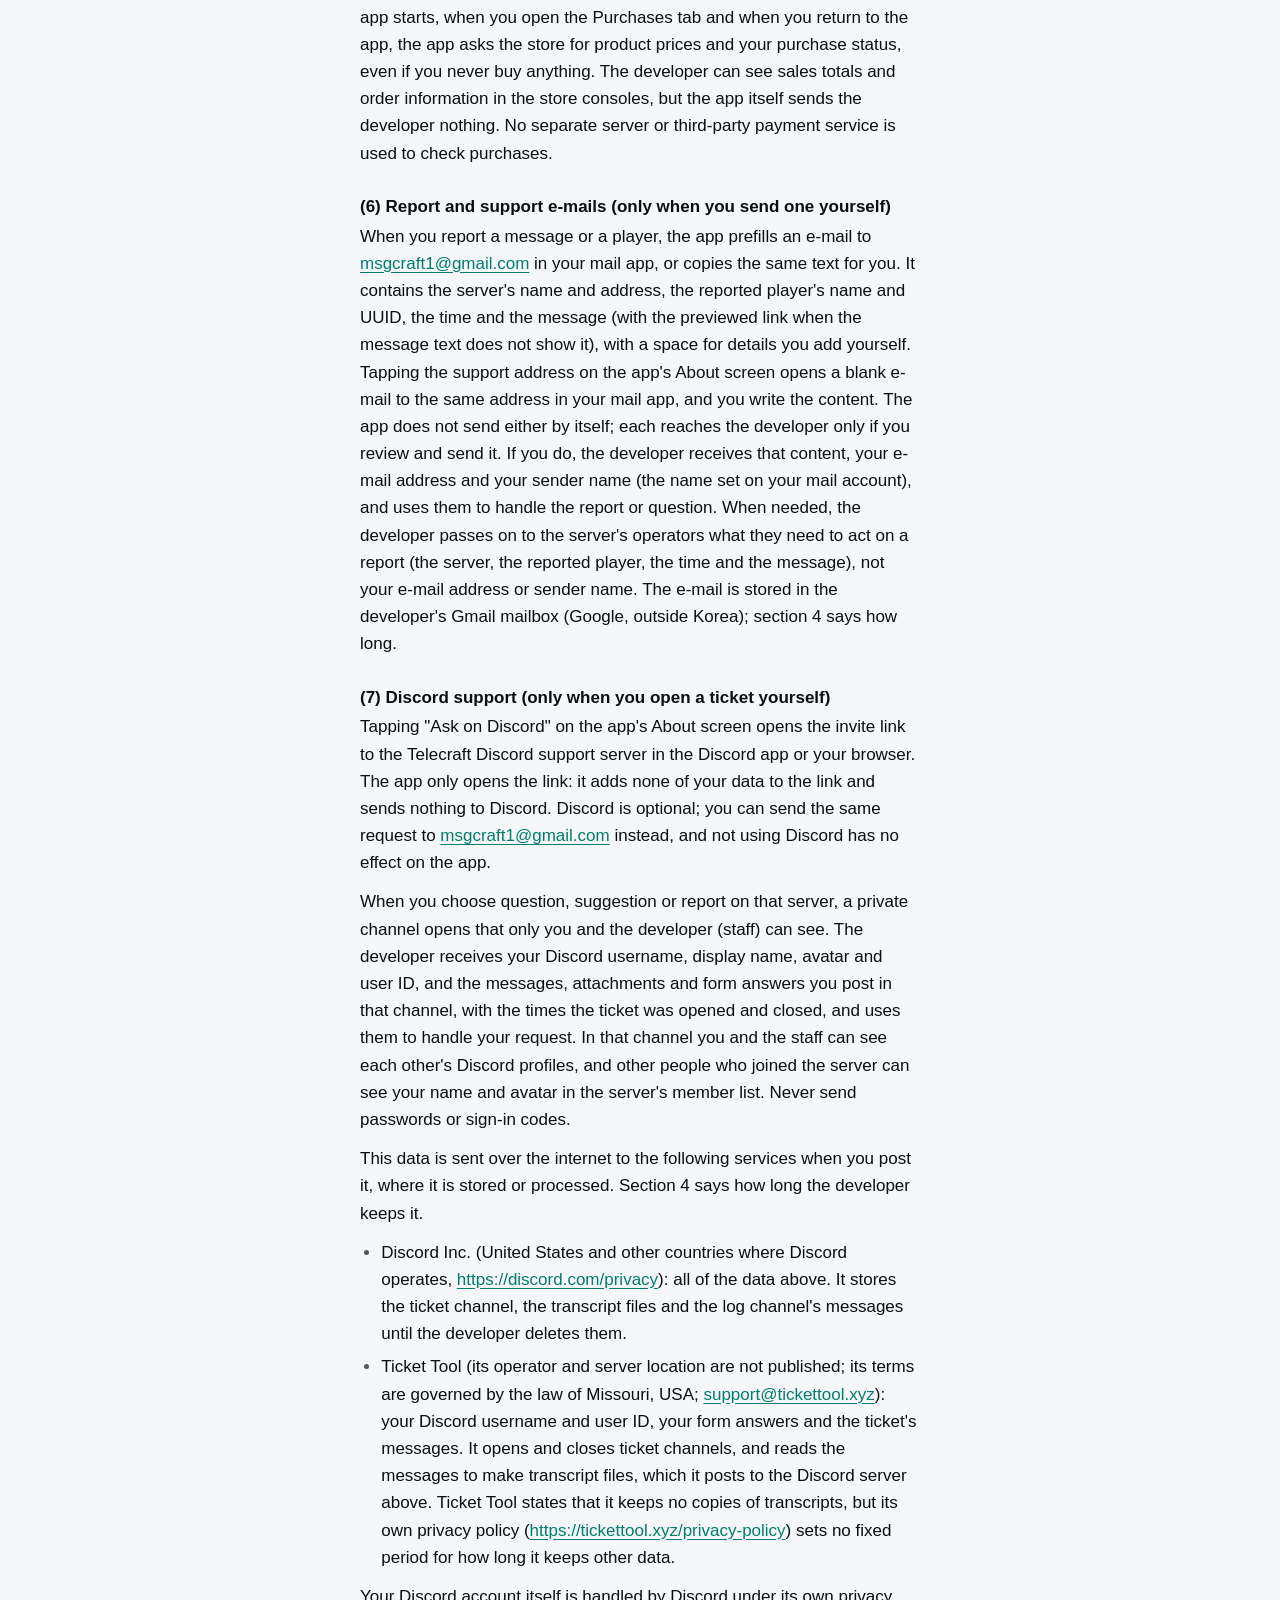
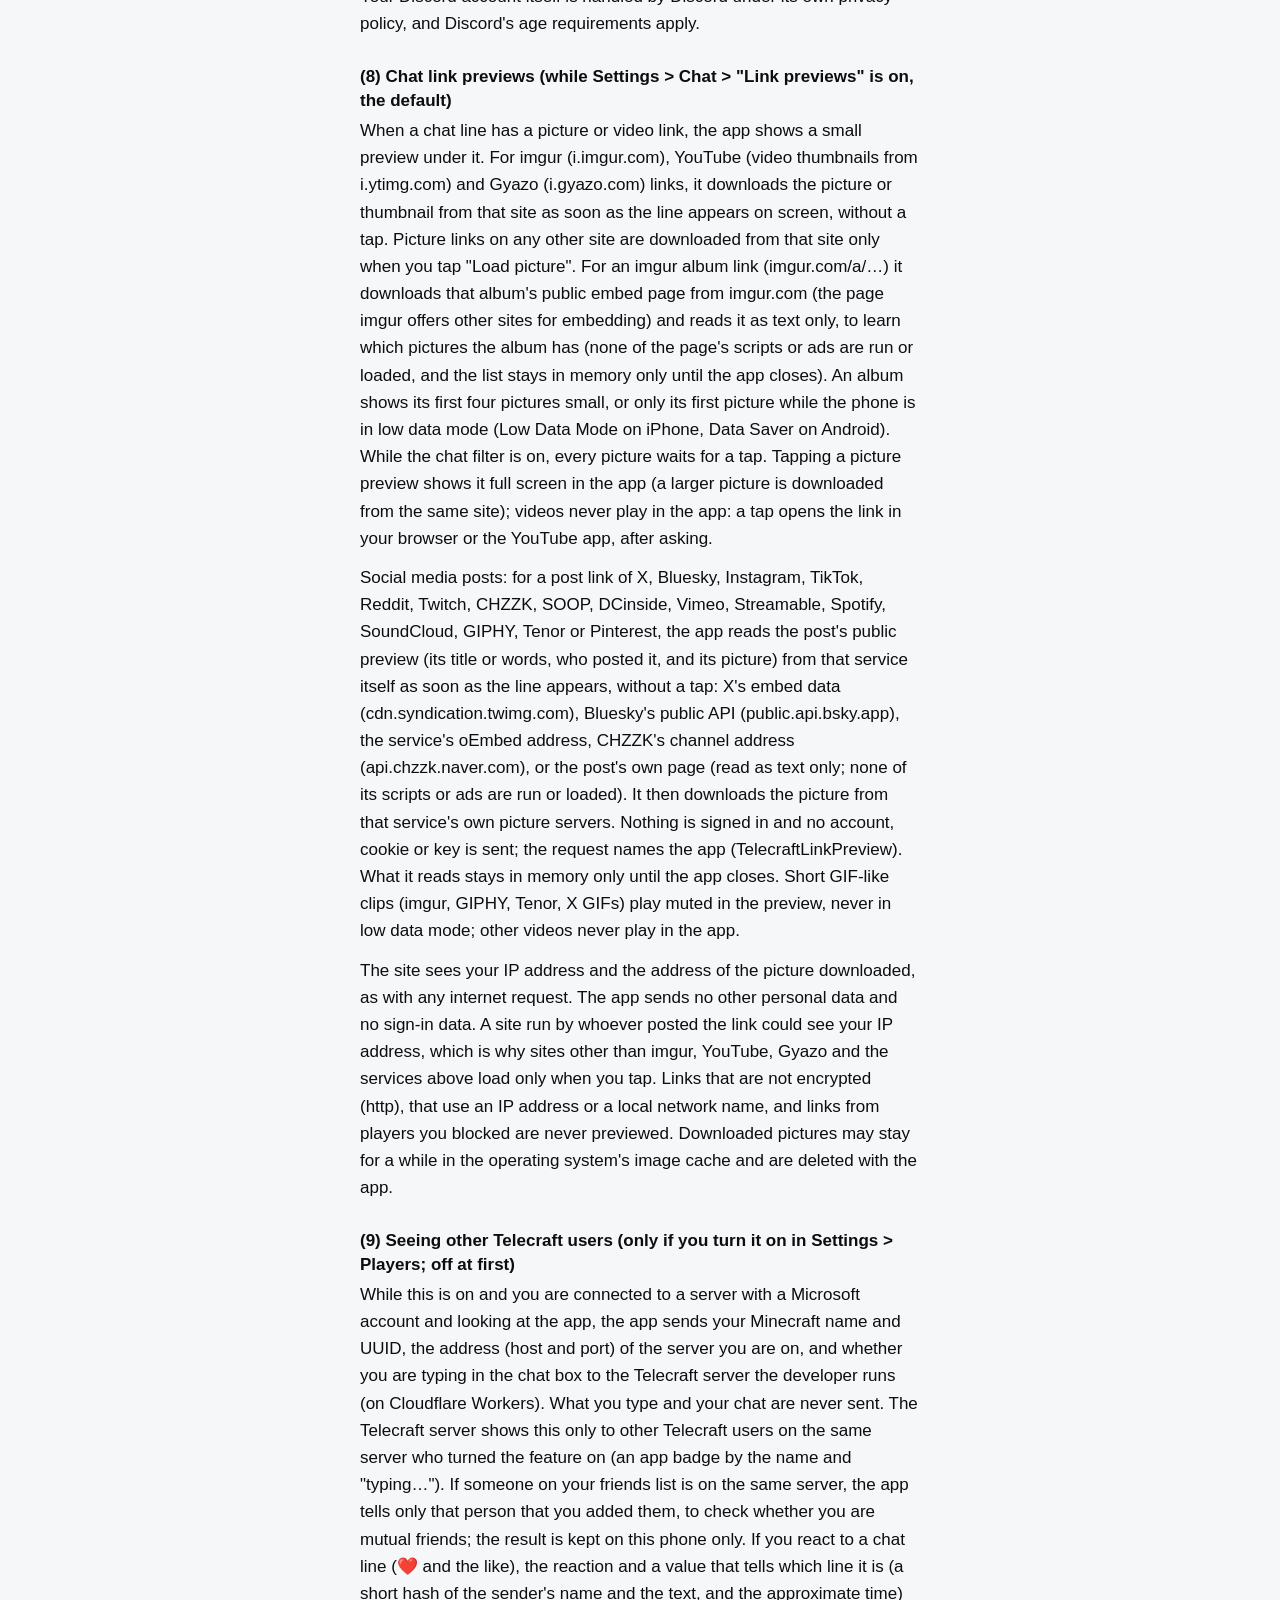
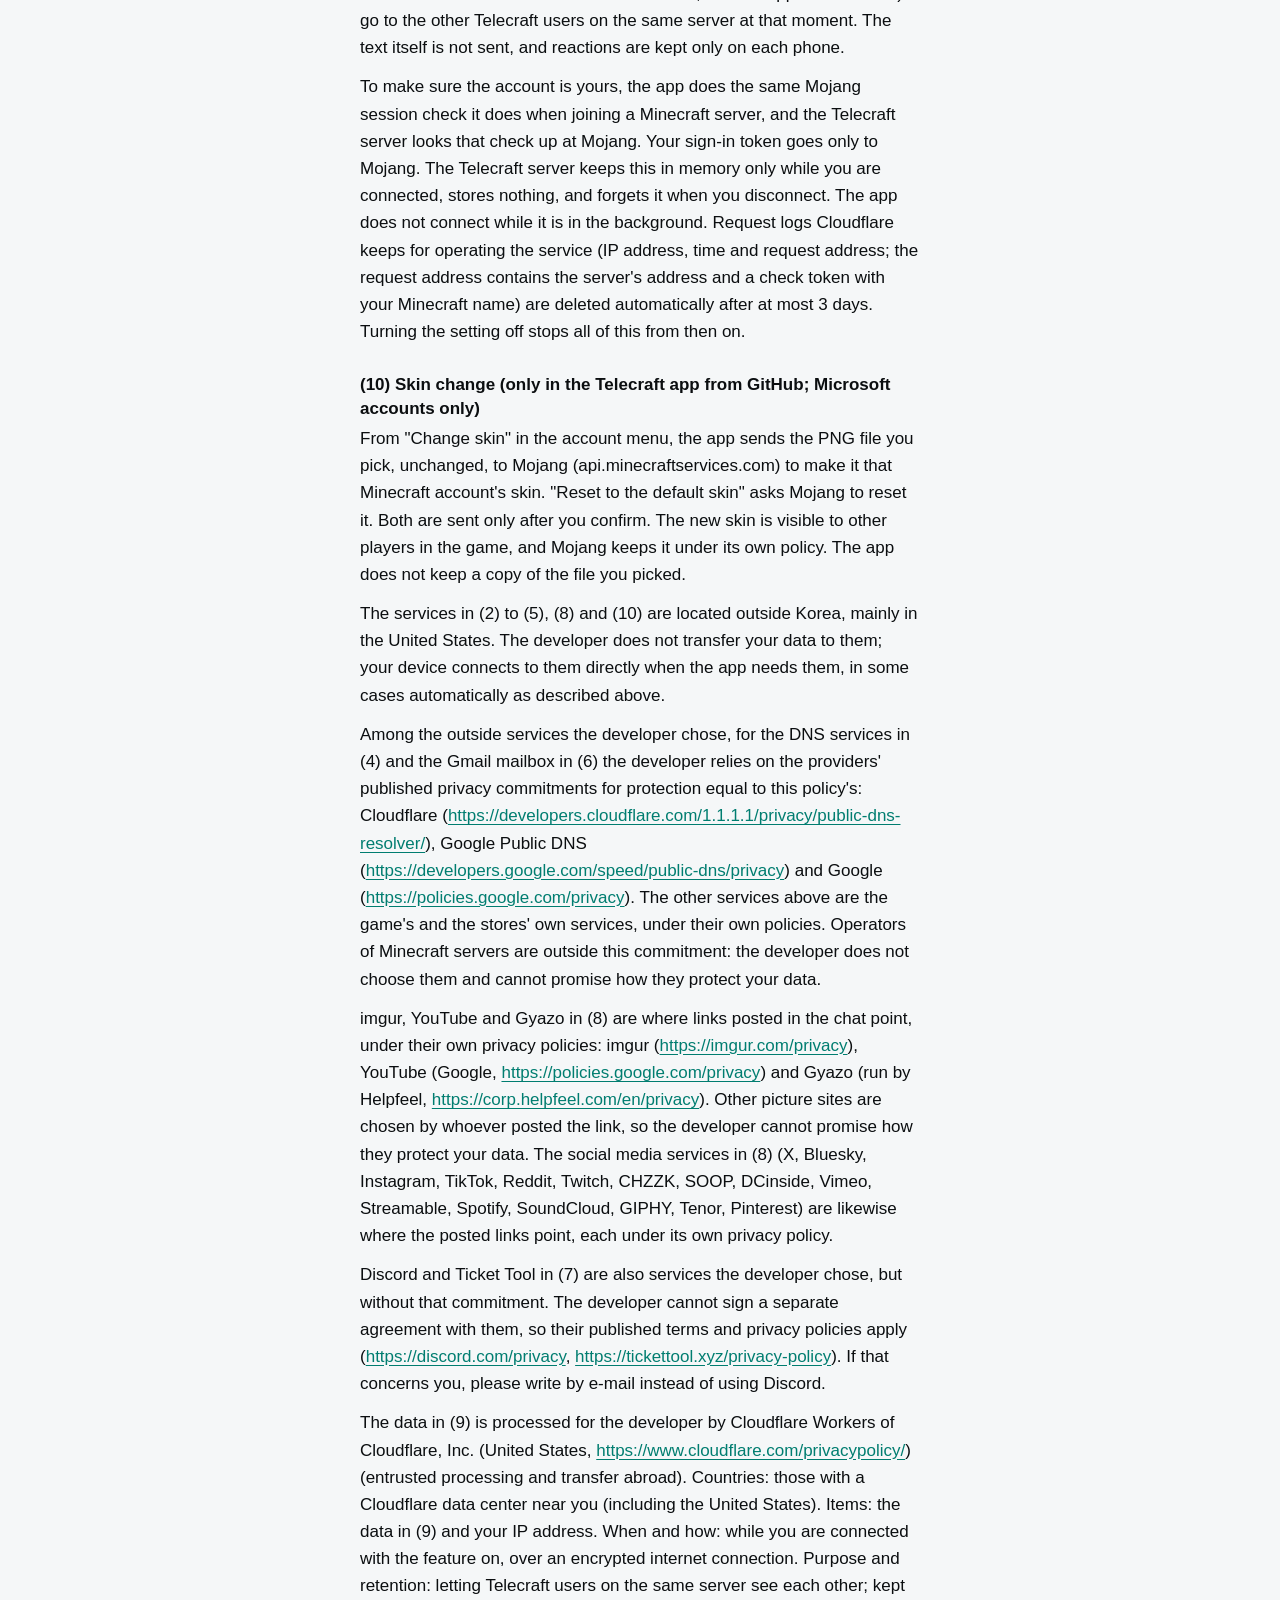
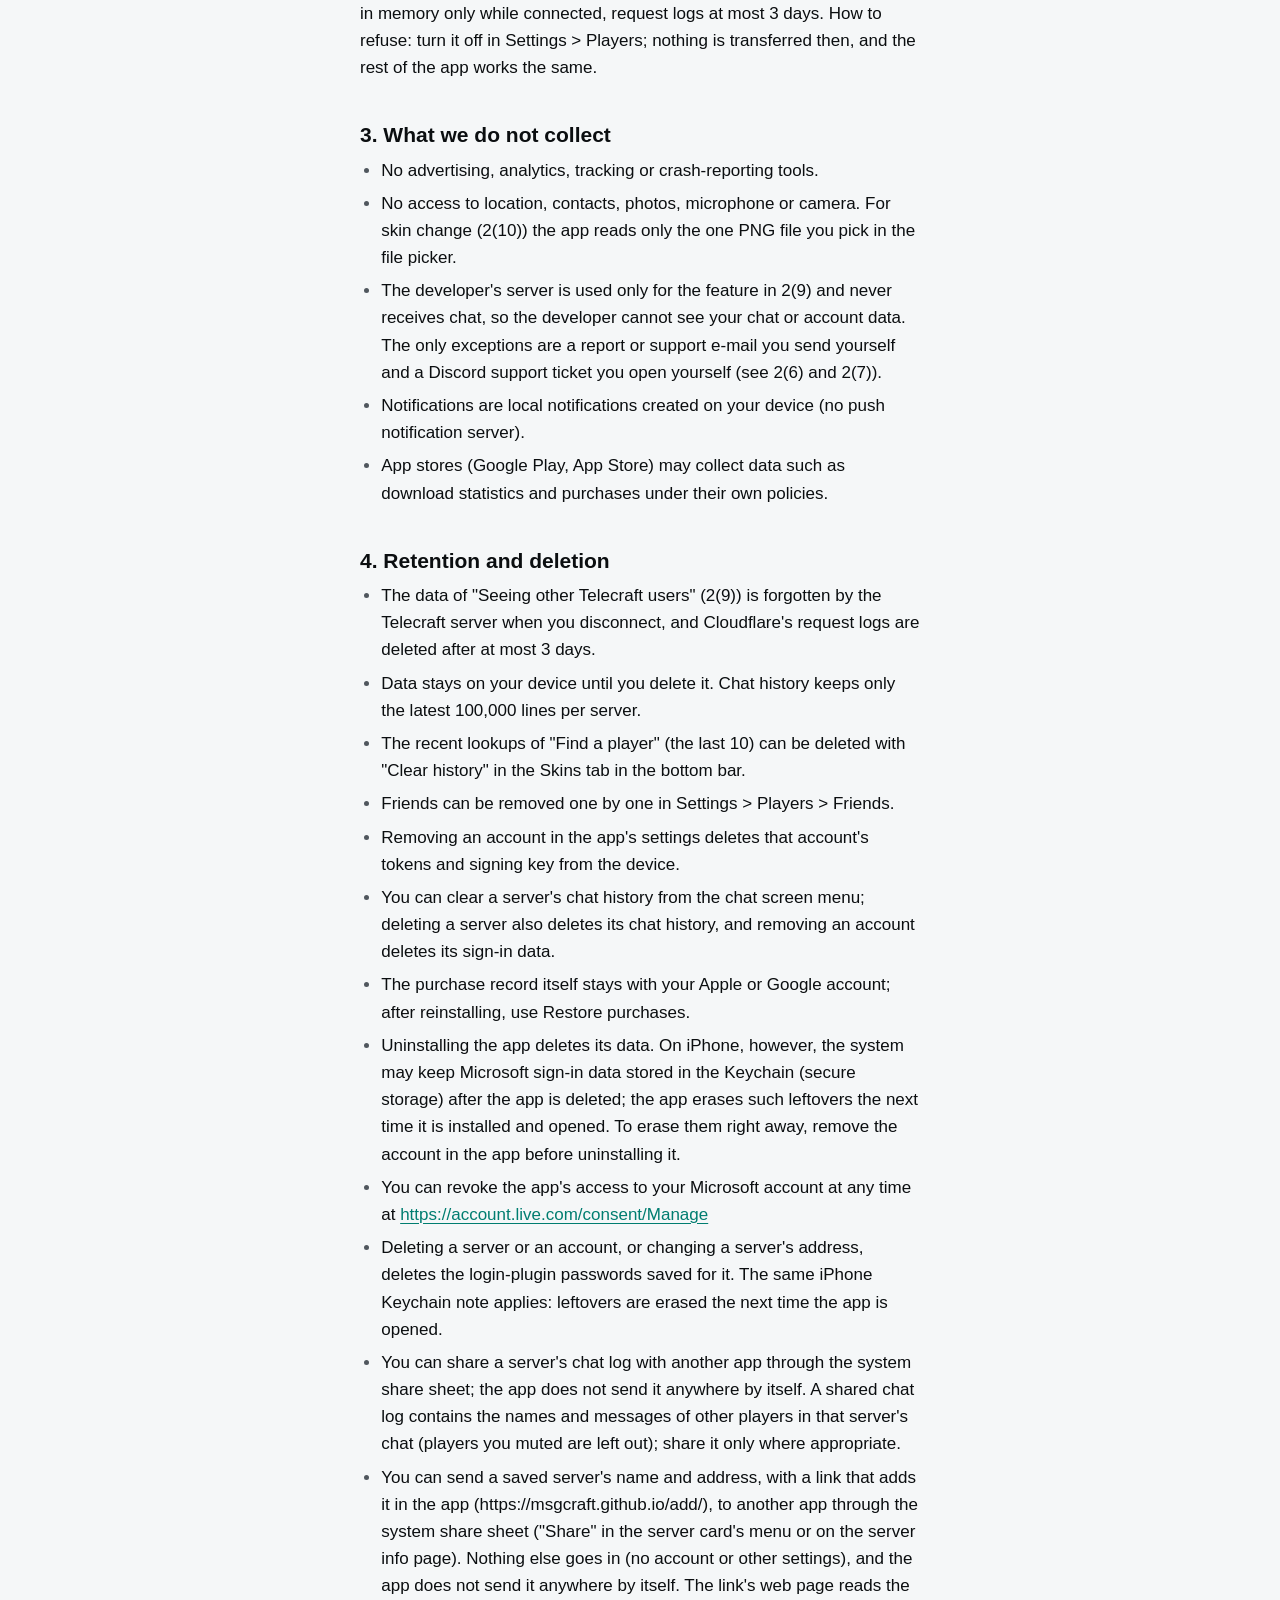
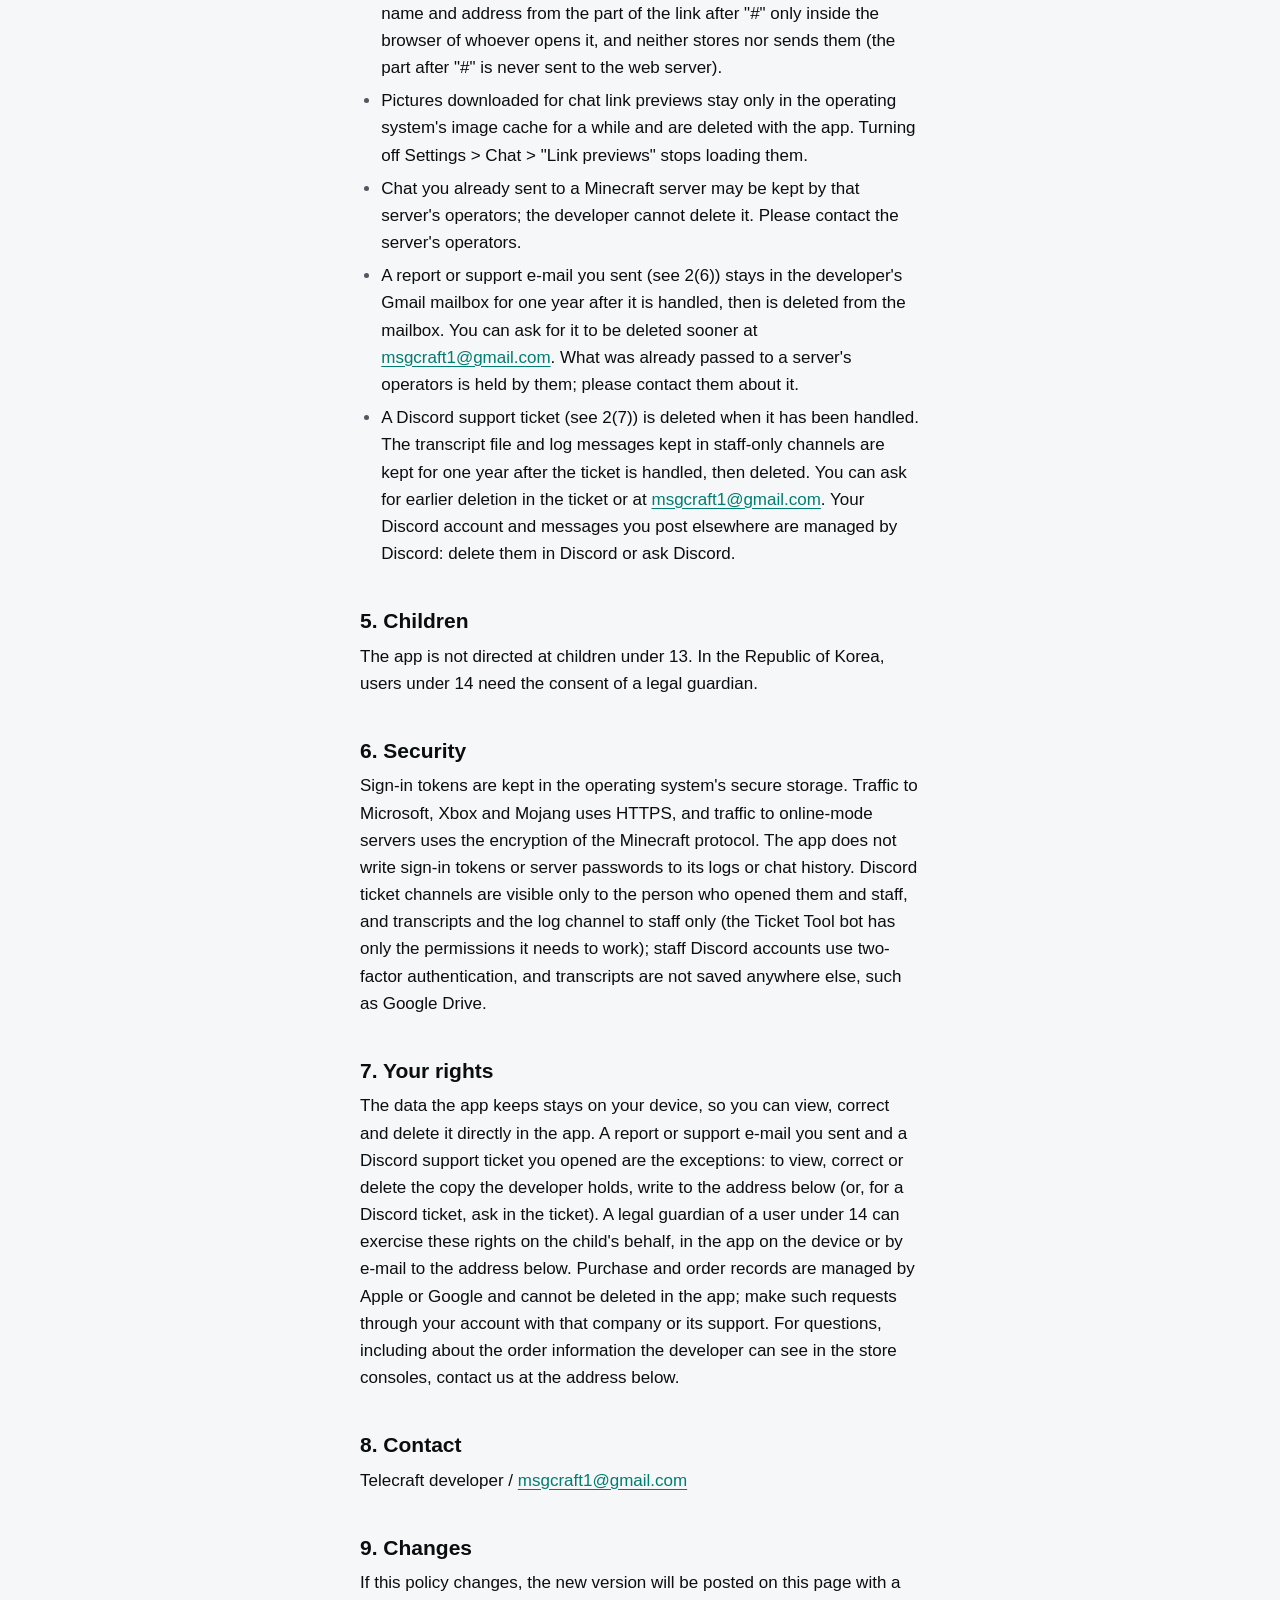
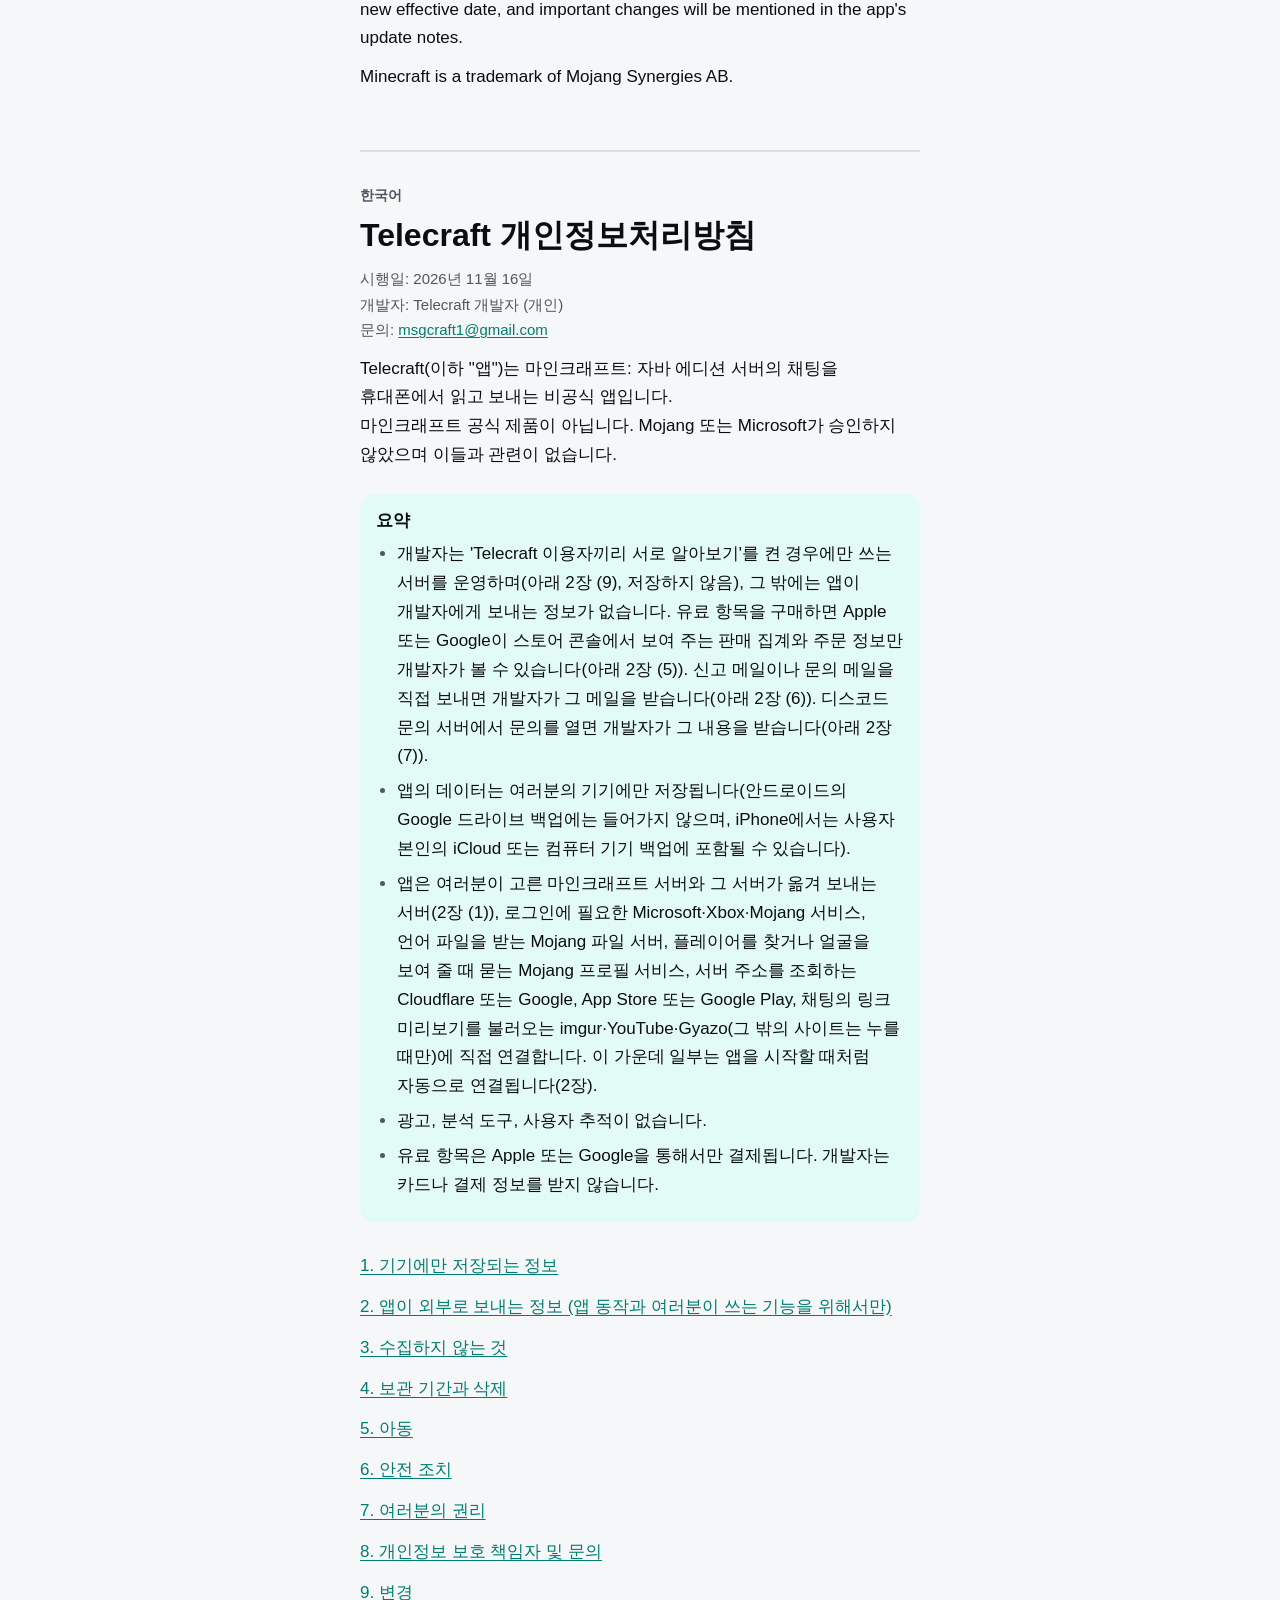
<file: privacy/index.html>
<!doctype html>
<html lang="en">
<head>
<meta charset="utf-8">
<meta name="viewport" content="width=device-width, initial-scale=1">
<meta http-equiv="Content-Security-Policy" content="default-src 'none'; style-src 'self'; img-src 'self'; base-uri 'none'; form-action 'none'">
<meta name="referrer" content="no-referrer">
<title>Telecraft Privacy Policy / 개인정보처리방침</title>
<meta name="description" content="Privacy policy of Telecraft, an unofficial chat app for Minecraft: Java Edition servers. 한국어 포함.">
<meta name="theme-color" media="(prefers-color-scheme: light)" content="#f5f7f8">
<meta name="theme-color" media="(prefers-color-scheme: dark)" content="#0b0d0f">
<link rel="canonical" href="https://msgcraft.github.io/privacy/">
<link rel="icon" type="image/png" sizes="48x48" href="../icon-48.png">
<link rel="apple-touch-icon" href="../icon-192.png">
<link rel="stylesheet" href="../style.css">
</head>
<body>

<header class="bar">
  <div class="bar-inner">
    <a class="brand" href="../"><img src="../icon-48.png" alt="" width="28" height="28">Telecraft</a>
    <nav class="langs" aria-label="Language / 언어">
      <a href="#en" lang="en">English</a>
      <a href="#ko" lang="ko">한국어</a>
    </nav>
  </div>
</header>

<main>

<section class="lang-block" id="en" lang="en">
  <p class="eyebrow">English</p>
  <h1>Telecraft Privacy Policy</h1>
  <p class="meta">Effective date: November 16, 2026<br>Developer: Telecraft developer (an individual)<br>Contact: <a href="mailto:msgcraft1@gmail.com">msgcraft1@gmail.com</a></p>

  <p>Telecraft ("the app") is an unofficial app for reading and sending chat on Minecraft: Java Edition servers.<br>NOT AN OFFICIAL MINECRAFT PRODUCT. NOT APPROVED BY OR ASSOCIATED WITH MOJANG OR MICROSOFT.</p>

  <div class="summary">
    <h2>Summary</h2>
    <ul>
      <li>The developer runs a server only for "Seeing other Telecraft users" when you turn it on (see 2(9); nothing is stored), and otherwise the app sends the developer nothing. If you buy a paid item, the developer can see only the sales totals and order information that Apple or Google shows in its store console (see 2(5)). If you send a report or support e-mail yourself, the developer receives that e-mail (see 2(6)). If you open a ticket on the Telecraft Discord support server, the developer receives what you post there (see 2(7)).</li>
      <li>The app stores its data only on your device (it is not included in Android's Google Drive backup; on iPhone it can be part of your own iCloud or computer backup of the device).</li>
      <li>The app connects directly to the Minecraft servers you choose and any server they move you to (see 2(1)), to the Microsoft, Xbox and Mojang services needed for sign-in, to Mojang's file servers for language files, to Mojang's profile services when you look up a player or faces are shown, to Cloudflare or Google to look up server addresses, to the App Store or Google Play, and to imgur, YouTube and Gyazo for chat link previews (other sites only when you tap). Some of these connections happen automatically, for example when the app starts (see section 2).</li>
      <li>No ads, no analytics, no tracking.</li>
      <li>Paid items are paid through Apple or Google only. The developer never receives card or payment details.</li>
    </ul>
  </div>

  <nav class="toc" aria-label="On this page">
    <ol>
      <li><a href="#en-1">1. Data stored only on your device</a></li>
      <li><a href="#en-2">2. Data the app sends, only for the app to work and for the features you use</a></li>
      <li><a href="#en-3">3. What we do not collect</a></li>
      <li><a href="#en-4">4. Retention and deletion</a></li>
      <li><a href="#en-5">5. Children</a></li>
      <li><a href="#en-6">6. Security</a></li>
      <li><a href="#en-7">7. Your rights</a></li>
      <li><a href="#en-8">8. Contact</a></li>
      <li><a href="#en-9">9. Changes</a></li>
    </ol>
  </nav>

  <h2 id="en-1">1. Data stored only on your device</h2>
  <p>The app keeps the following on your device and never sends it to the developer:</p>
  <ul>
    <li>Server list: the server addresses and names you add, and per-server settings</li>
    <li>App settings: alert keywords, filter settings, the list of players you muted (blocked) and your other app settings</li>
    <li>Chat history: recent messages per server (up to 100,000 lines per server; older lines are deleted automatically)</li>
    <li>Account details: your Minecraft player name and player UUID, your skin's URL, your Xbox user hash and the public part of the chat signing key with its signature</li>
    <li>Sign-in tokens and the chat signing key, kept in the operating system's secure storage (iOS Keychain, Android Keystore-backed encrypted storage) and limited to this device</li>
    <li>Passwords you enter for a server's login plugin (auto login), kept in the operating system's secure storage on this device only</li>
    <li>The messages and commands you set to send automatically (on connect, repeating), with the server settings</li>
    <li>The commands you save as quick-command buttons on the chat screen, with the server settings</li>
    <li>The players you found with "Find a player" (the last 10): their Minecraft name, UUID and when you found them</li>
    <li>Your friends list (up to 100): the Minecraft name, the UUID (for a Mojang account) and the date added of each player you starred on a player card. The list itself is never sent to the developer or anyone else (with "Show player faces" on, a friend's UUID is used to fetch their face from Mojang's public profile, see 2(3)). "Tell me when a friend joins" only looks at the player list of a server you are already connected to in the app and makes the alert on the device; when friends were online is never stored</li>
    <li>Downloaded game language files (used to display translated chat messages)</li>
    <li>Whether you bought Pro (a saved value and the time it was last updated, so the features work without internet). No card details or order history are stored</li>
    <li>If you turned Pro on with a Telecraft promo code (Android): that code, the Minecraft player UUID it matches and when you entered it. The app checks the code on the device and sends it nowhere</li>
    <li>Pictures downloaded for chat link previews may stay for a while in the operating system's image cache (see 2(8))</li>
  </ul>
  <p>The app never sees or stores your Microsoft account password. You sign in on Microsoft's own sign-in page.</p>

  <h2 id="en-2">2. Data the app sends, only for the app to work and for the features you use</h2>
  <p>Some of these connections happen automatically, without a tap: (1) when the app reconnects, when a server moves you, when the server list appears and the app checks the status of your saved servers, or when you open a server's info page and its status is missing or more than a minute old; (2) and (4) when one of those connections needs them; (3) when the app starts and, with "Show player faces" on, whenever faces appear on screen (for example in chat, the player list, the friends and blocked lists, player cards, the recent lookups in the Skins tab ("Find a player"), or the server list with "Show who is online in the server list" on); (5) when the app starts; and (8), with "Link previews" on, when a chat line with an imgur, YouTube or Gyazo link appears on screen.</p>

  <h3>(1) Minecraft servers you choose, and servers they move you to</h3>
  <p>When you connect, the app sends that server your player name, player UUID, the chat messages and commands you send, standard game-client settings (such as language, view distance and whether your name may appear in other people's server lists) and the public key used for chat signing. While you type a command, the text typed so far is sent to that server to get completions, as in the game, even if you never send it. When you turn them on, it also sends your login-plugin password (auto login; only to the server address you saved it for), the messages and commands you set to send automatically, and an arm swing about once a minute (AFK-kick prevention). Servers that use a login plugin usually do not encrypt the connection, so the login-plugin password travels to that server unencrypted; use a password you use nowhere else. Checking a server's status (player count) also connects to that server; the app does this by itself when the server list appears, and when you open a server's info page and its status is missing or more than a minute old. When a server's status reply names some of the players online, the app keeps those names in memory only, to show them in the server list and on the server info page, and never saves them (they are gone when the app closes).</p>
  <p>The app can also connect without a tap. It rejoins when you return to it after your phone paused it. With Pro, auto reconnect is on by default and tries up to 5 times when a connection drops; rejoining after a kick happens only if you turn that on. On Android it stays connected in the background by default, with an ongoing notification, until you disconnect or turn this off in Settings.</p>
  <p>A server can move you to another server (a Minecraft feature called transfer). The app follows automatically and shows a line in the chat. The new server receives the same player data and any cookies the first server stored, and if it is an online-mode server, the join in (2) happens for it too. It never receives your saved login-plugin password or your automatic messages.</p>
  <p>These servers are run by third parties unrelated to the developer, under their own policies. Server operators can see your IP address and chat. Some servers (offline-mode servers) do not encrypt traffic.</p>

  <h3>(2) Microsoft, Xbox and Mojang (sign-in, and joining online-mode servers)</h3>
  <p>Joining a server requires signing in with a Microsoft account that owns Minecraft: Java Edition. When you sign in, and again when the app renews your sign-in before connecting, the app talks directly to these services: it sends your sign-in tokens and receives new tokens, your Minecraft profile, the chat signing key and the list of Minecraft products on the account (used only to check that it owns Java Edition, and not stored):</p>
  <p><code>login.microsoftonline.com</code>, <code>user.auth.xboxlive.com</code>, <code>xsts.auth.xboxlive.com</code>, <code>api.minecraftservices.com</code>, <code>sessionserver.mojang.com</code></p>
  <p>When you join an online-mode server, the app also sends your Minecraft access token, player UUID and a server hash to <code>sessionserver.mojang.com</code>.</p>
  <p>Microsoft's privacy statement applies: <a href="https://privacy.microsoft.com">https://privacy.microsoft.com</a></p>

  <h3>(3) Mojang public file servers and player profiles</h3>
  <p>To display translated chat, the app downloads game language files from <code>piston-meta.mojang.com</code> and <code>resources.download.minecraft.net</code> when it starts: on first launch, before you have accepted the terms, then about once a week, and when you switch language. No personal data is sent (your IP address is visible to the server, as with any internet request).</p>
  <p>With "Show player faces" on (the default), the app downloads the player skin images a server names, and your accounts' own skin images, from <code>textures.minecraft.net</code> and shows them in chat bubbles, the player list, the account list and player cards. When you tap "View in 3D" on a player card, and when you find a player (or tap a recent lookup) in "Find a player" (below), it downloads that player's skin and cape images from the same place and shows them in 3D. For players whose skin it does not know (such as muted players, friends and players found with "Find a player") it asks <code>sessionserver.mojang.com</code> for that player's public profile by their UUID (no token is sent) to find the skin (and, for the 3D view, the arm model and the cape). It never asks this for UUIDs made by servers without Mojang sign-in (version 3). When you long-press a server in the server list or tap the player count on a server's info page to see who is online, turn on "Show who is online in the server list" or open a player card, it finds that player's face the same way. No personal data is sent here either (your IP address is visible). The skin ids, face images and downloaded skin and cape images of players shown are stored on this device only, so the same image is not downloaded again (for players seen in the server list, on a server's info page, in the friends list, on a player card or in the 3D view, only their UUID and skin and cape ids are stored, never their names; the latest 400 images and the latest few hundred players are kept, the oldest go first); turning the option off deletes them, and deleting a server or its chat history deletes that server's entries.</p>
  <p>When you tap Find in "Find a player" (the Skins tab in the bottom bar; it also opens from "Look up at Mojang" in a player list search and from the Friends screen), the app sends the player name you typed to <code>api.minecraftservices.com</code> (or, if that cannot be reached or answers with a server error, to <code>api.mojang.com</code>), or the UUID you typed to <code>sessionserver.mojang.com</code>, and receives that player's public profile (name and UUID). It sends this only when you tap, never while you type, and sends no token or account details of yours (your IP address is visible). It never sends UUIDs made by servers without Mojang sign-in (version 3). The last 10 players found (name, UUID and when) are stored on this device only, until you tap "Clear history". With "Show player faces" on, the player found (or a recent lookup you tap) is shown in 3D at once, without tapping "View in 3D", and their skin and cape images are downloaded the same way as above. The faces of the player found and of the recent lookups, and the images downloaded for the 3D view, are stored on this device in the same way (with "Show player faces" on, the recent lookups' faces are asked for without a tap when the screen opens).</p>

  <h3>(4) Server address lookup (DNS-over-HTTPS)</h3>
  <p>Whenever the app connects to, or refreshes the status of, a server named by domain name without a port (or with the default port 25565), including a server another server moves you to, it looks up the server's SRV record by sending the domain name to Cloudflare's public DNS-over-HTTPS service (<code>cloudflare-dns.com</code>), or to Google's (<code>dns.google</code>) if Cloudflare does not answer. These services see your IP address and the server address looked up. Addresses given as an IP address or with a port other than 25565 are not looked up.</p>

  <h3>(5) Apple and Google (in-app purchases)</h3>
  <p>Purchases and Restore purchases are handled by the App Store or Google Play on your device. Payment details and order history are processed by Apple or Google under their own privacy policies. When the app starts, when you open the Purchases tab and when you return to the app, the app asks the store for product prices and your purchase status, even if you never buy anything. The developer can see sales totals and order information in the store consoles, but the app itself sends the developer nothing. No separate server or third-party payment service is used to check purchases.</p>

  <h3>(6) Report and support e-mails (only when you send one yourself)</h3>
  <p>When you report a message or a player, the app prefills an e-mail to <a href="mailto:msgcraft1@gmail.com">msgcraft1@gmail.com</a> in your mail app, or copies the same text for you. It contains the server's name and address, the reported player's name and UUID, the time and the message (with the previewed link when the message text does not show it), with a space for details you add yourself. Tapping the support address on the app's About screen opens a blank e-mail to the same address in your mail app, and you write the content. The app does not send either by itself; each reaches the developer only if you review and send it. If you do, the developer receives that content, your e-mail address and your sender name (the name set on your mail account), and uses them to handle the report or question. When needed, the developer passes on to the server's operators what they need to act on a report (the server, the reported player, the time and the message), not your e-mail address or sender name. The e-mail is stored in the developer's Gmail mailbox (Google, outside Korea); section 4 says how long.</p>

  <h3>(7) Discord support (only when you open a ticket yourself)</h3>
  <p>Tapping "Ask on Discord" on the app's About screen opens the invite link to the Telecraft Discord support server in the Discord app or your browser. The app only opens the link: it adds none of your data to the link and sends nothing to Discord. Discord is optional; you can send the same request to <a href="mailto:msgcraft1@gmail.com">msgcraft1@gmail.com</a> instead, and not using Discord has no effect on the app.</p>
  <p>When you choose question, suggestion or report on that server, a private channel opens that only you and the developer (staff) can see. The developer receives your Discord username, display name, avatar and user ID, and the messages, attachments and form answers you post in that channel, with the times the ticket was opened and closed, and uses them to handle your request. In that channel you and the staff can see each other's Discord profiles, and other people who joined the server can see your name and avatar in the server's member list. Never send passwords or sign-in codes.</p>
  <p>This data is sent over the internet to the following services when you post it, where it is stored or processed. Section 4 says how long the developer keeps it.</p>
  <ul>
    <li>Discord Inc. (United States and other countries where Discord operates, <a href="https://discord.com/privacy">https://discord.com/privacy</a>): all of the data above. It stores the ticket channel, the transcript files and the log channel's messages until the developer deletes them.</li>
    <li>Ticket Tool (its operator and server location are not published; its terms are governed by the law of Missouri, USA; <a href="mailto:support@tickettool.xyz">support@tickettool.xyz</a>): your Discord username and user ID, your form answers and the ticket's messages. It opens and closes ticket channels, and reads the messages to make transcript files, which it posts to the Discord server above. Ticket Tool states that it keeps no copies of transcripts, but its own privacy policy (<a href="https://tickettool.xyz/privacy-policy">https://tickettool.xyz/privacy-policy</a>) sets no fixed period for how long it keeps other data.</li>
  </ul>
  <p>Your Discord account itself is handled by Discord under its own privacy policy, and Discord's age requirements apply.</p>

  <h3>(8) Chat link previews (while Settings &gt; Chat &gt; "Link previews" is on, the default)</h3>
  <p>When a chat line has a picture or video link, the app shows a small preview under it. For imgur (i.imgur.com), YouTube (video thumbnails from i.ytimg.com) and Gyazo (i.gyazo.com) links, it downloads the picture or thumbnail from that site as soon as the line appears on screen, without a tap. Picture links on any other site are downloaded from that site only when you tap "Load picture". For an imgur album link (imgur.com/a/…) it downloads that album's public embed page from imgur.com (the page imgur offers other sites for embedding) and reads it as text only, to learn which pictures the album has (none of the page's scripts or ads are run or loaded, and the list stays in memory only until the app closes). An album shows its first four pictures small, or only its first picture while the phone is in low data mode (Low Data Mode on iPhone, Data Saver on Android). While the chat filter is on, every picture waits for a tap. Tapping a picture preview shows it full screen in the app (a larger picture is downloaded from the same site); videos never play in the app: a tap opens the link in your browser or the YouTube app, after asking.</p>
  <p>Social media posts: for a post link of X, Bluesky, Instagram, TikTok, Reddit, Twitch, CHZZK, SOOP, DCinside, Vimeo, Streamable, Spotify, SoundCloud, GIPHY, Tenor or Pinterest, the app reads the post's public preview (its title or words, who posted it, and its picture) from that service itself as soon as the line appears, without a tap: X's embed data (cdn.syndication.twimg.com), Bluesky's public API (public.api.bsky.app), the service's oEmbed address, CHZZK's channel address (api.chzzk.naver.com), or the post's own page (read as text only; none of its scripts or ads are run or loaded). It then downloads the picture from that service's own picture servers. Nothing is signed in and no account, cookie or key is sent; the request names the app (TelecraftLinkPreview). What it reads stays in memory only until the app closes. Short GIF-like clips (imgur, GIPHY, Tenor, X GIFs) play muted in the preview, never in low data mode; other videos never play in the app.</p>
  <p>The site sees your IP address and the address of the picture downloaded, as with any internet request. The app sends no other personal data and no sign-in data. A site run by whoever posted the link could see your IP address, which is why sites other than imgur, YouTube, Gyazo and the services above load only when you tap. Links that are not encrypted (http), that use an IP address or a local network name, and links from players you blocked are never previewed. Downloaded pictures may stay for a while in the operating system's image cache and are deleted with the app.</p>

  <h3>(9) Seeing other Telecraft users (only if you turn it on in Settings &gt; Players; off at first)</h3>
  <p>While this is on and you are connected to a server with a Microsoft account and looking at the app, the app sends your Minecraft name and UUID, the address (host and port) of the server you are on, and whether you are typing in the chat box to the Telecraft server the developer runs (on Cloudflare Workers). What you type and your chat are never sent. The Telecraft server shows this only to other Telecraft users on the same server who turned the feature on (an app badge by the name and "typing…"). If someone on your friends list is on the same server, the app tells only that person that you added them, to check whether you are mutual friends; the result is kept on this phone only. If you react to a chat line (❤️ and the like), the reaction and a value that tells which line it is (a short hash of the sender's name and the text, and the approximate time) go to the other Telecraft users on the same server at that moment. The text itself is not sent, and reactions are kept only on each phone.</p>
  <p>To make sure the account is yours, the app does the same Mojang session check it does when joining a Minecraft server, and the Telecraft server looks that check up at Mojang. Your sign-in token goes only to Mojang. The Telecraft server keeps this in memory only while you are connected, stores nothing, and forgets it when you disconnect. The app does not connect while it is in the background. Request logs Cloudflare keeps for operating the service (IP address, time and request address; the request address contains the server's address and a check token with your Minecraft name) are deleted automatically after at most 3 days. Turning the setting off stops all of this from then on.</p>

  <h3>(10) Skin change (only in the Telecraft app from GitHub; Microsoft accounts only)</h3>
  <p>From "Change skin" in the account menu, the app sends the PNG file you pick, unchanged, to Mojang (api.minecraftservices.com) to make it that Minecraft account's skin. "Reset to the default skin" asks Mojang to reset it. Both are sent only after you confirm. The new skin is visible to other players in the game, and Mojang keeps it under its own policy. The app does not keep a copy of the file you picked.</p>

  <p>The services in (2) to (5), (8) and (10) are located outside Korea, mainly in the United States. The developer does not transfer your data to them; your device connects to them directly when the app needs them, in some cases automatically as described above.</p>
  <p>Among the outside services the developer chose, for the DNS services in (4) and the Gmail mailbox in (6) the developer relies on the providers' published privacy commitments for protection equal to this policy's: Cloudflare (<a href="https://developers.cloudflare.com/1.1.1.1/privacy/public-dns-resolver/">https://developers.cloudflare.com/1.1.1.1/privacy/public-dns-resolver/</a>), Google Public DNS (<a href="https://developers.google.com/speed/public-dns/privacy">https://developers.google.com/speed/public-dns/privacy</a>) and Google (<a href="https://policies.google.com/privacy">https://policies.google.com/privacy</a>). The other services above are the game's and the stores' own services, under their own policies. Operators of Minecraft servers are outside this commitment: the developer does not choose them and cannot promise how they protect your data.</p>
  <p>imgur, YouTube and Gyazo in (8) are where links posted in the chat point, under their own privacy policies: imgur (<a href="https://imgur.com/privacy">https://imgur.com/privacy</a>), YouTube (Google, <a href="https://policies.google.com/privacy">https://policies.google.com/privacy</a>) and Gyazo (run by Helpfeel, <a href="https://corp.helpfeel.com/en/privacy">https://corp.helpfeel.com/en/privacy</a>). Other picture sites are chosen by whoever posted the link, so the developer cannot promise how they protect your data. The social media services in (8) (X, Bluesky, Instagram, TikTok, Reddit, Twitch, CHZZK, SOOP, DCinside, Vimeo, Streamable, Spotify, SoundCloud, GIPHY, Tenor, Pinterest) are likewise where the posted links point, each under its own privacy policy.</p>
  <p>Discord and Ticket Tool in (7) are also services the developer chose, but without that commitment. The developer cannot sign a separate agreement with them, so their published terms and privacy policies apply (<a href="https://discord.com/privacy">https://discord.com/privacy</a>, <a href="https://tickettool.xyz/privacy-policy">https://tickettool.xyz/privacy-policy</a>). If that concerns you, please write by e-mail instead of using Discord.</p>
  <p>The data in (9) is processed for the developer by Cloudflare Workers of Cloudflare, Inc. (United States, <a href="https://www.cloudflare.com/privacypolicy/">https://www.cloudflare.com/privacypolicy/</a>) (entrusted processing and transfer abroad). Countries: those with a Cloudflare data center near you (including the United States). Items: the data in (9) and your IP address. When and how: while you are connected with the feature on, over an encrypted internet connection. Purpose and retention: letting Telecraft users on the same server see each other; kept in memory only while connected, request logs at most 3 days. How to refuse: turn it off in Settings &gt; Players; nothing is transferred then, and the rest of the app works the same.</p>

  <h2 id="en-3">3. What we do not collect</h2>
  <ul>
    <li>No advertising, analytics, tracking or crash-reporting tools.</li>
    <li>No access to location, contacts, photos, microphone or camera. For skin change (2(10)) the app reads only the one PNG file you pick in the file picker.</li>
    <li>The developer's server is used only for the feature in 2(9) and never receives chat, so the developer cannot see your chat or account data. The only exceptions are a report or support e-mail you send yourself and a Discord support ticket you open yourself (see 2(6) and 2(7)).</li>
    <li>Notifications are local notifications created on your device (no push notification server).</li>
    <li>App stores (Google Play, App Store) may collect data such as download statistics and purchases under their own policies.</li>
  </ul>

  <h2 id="en-4">4. Retention and deletion</h2>
  <ul>
    <li>The data of "Seeing other Telecraft users" (2(9)) is forgotten by the Telecraft server when you disconnect, and Cloudflare's request logs are deleted after at most 3 days.</li>
    <li>Data stays on your device until you delete it. Chat history keeps only the latest 100,000 lines per server.</li>
    <li>The recent lookups of "Find a player" (the last 10) can be deleted with "Clear history" in the Skins tab in the bottom bar.</li>
    <li>Friends can be removed one by one in Settings &gt; Players &gt; Friends.</li>
    <li>Removing an account in the app's settings deletes that account's tokens and signing key from the device.</li>
    <li>You can clear a server's chat history from the chat screen menu; deleting a server also deletes its chat history, and removing an account deletes its sign-in data.</li>
    <li>The purchase record itself stays with your Apple or Google account; after reinstalling, use Restore purchases.</li>
    <li>Uninstalling the app deletes its data. On iPhone, however, the system may keep Microsoft sign-in data stored in the Keychain (secure storage) after the app is deleted; the app erases such leftovers the next time it is installed and opened. To erase them right away, remove the account in the app before uninstalling it.</li>
    <li>You can revoke the app's access to your Microsoft account at any time at <a href="https://account.live.com/consent/Manage">https://account.live.com/consent/Manage</a></li>
    <li>Deleting a server or an account, or changing a server's address, deletes the login-plugin passwords saved for it. The same iPhone Keychain note applies: leftovers are erased the next time the app is opened.</li>
    <li>You can share a server's chat log with another app through the system share sheet; the app does not send it anywhere by itself. A shared chat log contains the names and messages of other players in that server's chat (players you muted are left out); share it only where appropriate.</li>
    <li>You can send a saved server's name and address, with a link that adds it in the app (https://msgcraft.github.io/add/), to another app through the system share sheet ("Share" in the server card's menu or on the server info page). Nothing else goes in (no account or other settings), and the app does not send it anywhere by itself. The link's web page reads the name and address from the part of the link after "#" only inside the browser of whoever opens it, and neither stores nor sends them (the part after "#" is never sent to the web server).</li>
    <li>Pictures downloaded for chat link previews stay only in the operating system's image cache for a while and are deleted with the app. Turning off Settings &gt; Chat &gt; "Link previews" stops loading them.</li>
    <li>Chat you already sent to a Minecraft server may be kept by that server's operators; the developer cannot delete it. Please contact the server's operators.</li>
    <li>A report or support e-mail you sent (see 2(6)) stays in the developer's Gmail mailbox for one year after it is handled, then is deleted from the mailbox. You can ask for it to be deleted sooner at <a href="mailto:msgcraft1@gmail.com">msgcraft1@gmail.com</a>. What was already passed to a server's operators is held by them; please contact them about it.</li>
    <li>A Discord support ticket (see 2(7)) is deleted when it has been handled. The transcript file and log messages kept in staff-only channels are kept for one year after the ticket is handled, then deleted. You can ask for earlier deletion in the ticket or at <a href="mailto:msgcraft1@gmail.com">msgcraft1@gmail.com</a>. Your Discord account and messages you post elsewhere are managed by Discord: delete them in Discord or ask Discord.</li>
  </ul>

  <h2 id="en-5">5. Children</h2>
  <p>The app is not directed at children under 13. In the Republic of Korea, users under 14 need the consent of a legal guardian.</p>

  <h2 id="en-6">6. Security</h2>
  <p>Sign-in tokens are kept in the operating system's secure storage. Traffic to Microsoft, Xbox and Mojang uses HTTPS, and traffic to online-mode servers uses the encryption of the Minecraft protocol. The app does not write sign-in tokens or server passwords to its logs or chat history. Discord ticket channels are visible only to the person who opened them and staff, and transcripts and the log channel to staff only (the Ticket Tool bot has only the permissions it needs to work); staff Discord accounts use two-factor authentication, and transcripts are not saved anywhere else, such as Google Drive.</p>

  <h2 id="en-7">7. Your rights</h2>
  <p>The data the app keeps stays on your device, so you can view, correct and delete it directly in the app. A report or support e-mail you sent and a Discord support ticket you opened are the exceptions: to view, correct or delete the copy the developer holds, write to the address below (or, for a Discord ticket, ask in the ticket). A legal guardian of a user under 14 can exercise these rights on the child's behalf, in the app on the device or by e-mail to the address below. Purchase and order records are managed by Apple or Google and cannot be deleted in the app; make such requests through your account with that company or its support. For questions, including about the order information the developer can see in the store consoles, contact us at the address below.</p>

  <h2 id="en-8">8. Contact</h2>
  <p>Telecraft developer / <a href="mailto:msgcraft1@gmail.com">msgcraft1@gmail.com</a></p>

  <h2 id="en-9">9. Changes</h2>
  <p>If this policy changes, the new version will be posted on this page with a new effective date, and important changes will be mentioned in the app's update notes.</p>

  <p>Minecraft is a trademark of Mojang Synergies AB.</p>
</section>

<section class="lang-block" id="ko" lang="ko">
  <p class="eyebrow">한국어</p>
  <h1>Telecraft 개인정보처리방침</h1>
  <p class="meta">시행일: 2026년 11월 16일<br>개발자: Telecraft 개발자 (개인)<br>문의: <a href="mailto:msgcraft1@gmail.com">msgcraft1@gmail.com</a></p>

  <p>Telecraft(이하 "앱")는 마인크래프트: 자바 에디션 서버의 채팅을 휴대폰에서 읽고 보내는 비공식 앱입니다.<br>마인크래프트 공식 제품이 아닙니다. Mojang 또는 Microsoft가 승인하지 않았으며 이들과 관련이 없습니다.</p>

  <div class="summary">
    <h2>요약</h2>
    <ul>
      <li>개발자는 'Telecraft 이용자끼리 서로 알아보기'를 켠 경우에만 쓰는 서버를 운영하며(아래 2장 (9), 저장하지 않음), 그 밖에는 앱이 개발자에게 보내는 정보가 없습니다. 유료 항목을 구매하면 Apple 또는 Google이 스토어 콘솔에서 보여 주는 판매 집계와 주문 정보만 개발자가 볼 수 있습니다(아래 2장 (5)). 신고 메일이나 문의 메일을 직접 보내면 개발자가 그 메일을 받습니다(아래 2장 (6)). 디스코드 문의 서버에서 문의를 열면 개발자가 그 내용을 받습니다(아래 2장 (7)).</li>
      <li>앱의 데이터는 여러분의 기기에만 저장됩니다(안드로이드의 Google 드라이브 백업에는 들어가지 않으며, iPhone에서는 사용자 본인의 iCloud 또는 컴퓨터 기기 백업에 포함될 수 있습니다).</li>
      <li>앱은 여러분이 고른 마인크래프트 서버와 그 서버가 옮겨 보내는 서버(2장 (1)), 로그인에 필요한 Microsoft·Xbox·Mojang 서비스, 언어 파일을 받는 Mojang 파일 서버, 플레이어를 찾거나 얼굴을 보여 줄 때 묻는 Mojang 프로필 서비스, 서버 주소를 조회하는 Cloudflare 또는 Google, App Store 또는 Google Play, 채팅의 링크 미리보기를 불러오는 imgur·YouTube·Gyazo(그 밖의 사이트는 누를 때만)에 직접 연결합니다. 이 가운데 일부는 앱을 시작할 때처럼 자동으로 연결됩니다(2장).</li>
      <li>광고, 분석 도구, 사용자 추적이 없습니다.</li>
      <li>유료 항목은 Apple 또는 Google을 통해서만 결제됩니다. 개발자는 카드나 결제 정보를 받지 않습니다.</li>
    </ul>
  </div>

  <nav class="toc" aria-label="이 페이지의 내용">
    <ol>
      <li><a href="#ko-1">1. 기기에만 저장되는 정보</a></li>
      <li><a href="#ko-2">2. 앱이 외부로 보내는 정보 (앱 동작과 여러분이 쓰는 기능을 위해서만)</a></li>
      <li><a href="#ko-3">3. 수집하지 않는 것</a></li>
      <li><a href="#ko-4">4. 보관 기간과 삭제</a></li>
      <li><a href="#ko-5">5. 아동</a></li>
      <li><a href="#ko-6">6. 안전 조치</a></li>
      <li><a href="#ko-7">7. 여러분의 권리</a></li>
      <li><a href="#ko-8">8. 개인정보 보호 책임자 및 문의</a></li>
      <li><a href="#ko-9">9. 변경</a></li>
    </ol>
  </nav>

  <h2 id="ko-1">1. 기기에만 저장되는 정보</h2>
  <p>앱은 다음 정보를 여러분의 기기 안에만 저장하며, 개발자에게 보내지 않습니다.</p>
  <ul>
    <li>서버 목록: 여러분이 추가한 서버 주소, 이름, 서버별 설정</li>
    <li>앱 설정: 알림 단어, 필터, 숨긴(차단한) 플레이어 목록 등</li>
    <li>채팅 기록: 서버별 최근 메시지(서버당 최대 100,000줄). 오래된 줄은 자동으로 지워집니다.</li>
    <li>계정 정보: 마인크래프트 플레이어 이름, 플레이어 UUID, 스킨 주소, Xbox 사용자 해시, 채팅 서명 키의 공개 부분과 그 서명</li>
    <li>로그인 정보(토큰)와 채팅 서명 키: 운영체제의 보안 저장소(iOS 키체인, Android 키스토어 기반 암호화 저장소)에 저장되며, 이 기기에서만 사용할 수 있도록 설정됩니다.</li>
    <li>서버 로그인 플러그인(자동 로그인)용으로 입력한 비밀번호: 운영체제의 보안 저장소에 이 기기에만 보관</li>
    <li>자동으로 보내도록 설정한 메시지와 명령어(접속 시, 반복): 서버 설정과 함께 저장</li>
    <li>채팅 화면의 빠른 명령 버튼으로 저장한 명령어: 서버 설정과 함께 저장</li>
    <li>'플레이어 찾기'로 찾은 최근 플레이어(최대 10명): 마인크래프트 이름, UUID, 찾은 시각</li>
    <li>친구 목록(최대 100명): 플레이어 카드의 별로 추가한 플레이어의 마인크래프트 이름, UUID(Mojang 계정일 때), 추가한 날. 목록은 개발자나 다른 곳으로 보내지 않습니다('플레이어 얼굴 표시'가 켜져 있으면 얼굴을 보여 주려고 친구의 UUID로 Mojang 공개 프로필을 묻습니다. 2장 (3)). '친구가 들어오면 알림'은 앱에서 이미 접속해 있는 서버의 플레이어 목록만 보고 기기 안에서 알림을 만들며, 친구가 언제 접속했는지는 저장하지 않습니다</li>
    <li>내려받은 게임 언어 파일(채팅 번역 표시용)</li>
    <li>Pro를 구매했는지 여부(인터넷이 없어도 기능이 동작하도록 저장한 값과 마지막으로 바뀐 시각). 카드 정보, 주문 내역은 저장하지 않습니다</li>
    <li>Telecraft 쿠폰 코드로 Pro를 켠 경우(Android): 그 코드, 코드에 맞는 마인크래프트 플레이어 UUID, 등록한 시각. 코드는 앱이 기기 안에서 확인하며 어디에도 보내지 않습니다</li>
    <li>채팅 링크 미리보기로 내려받은 사진: 운영체제의 이미지 캐시에 잠시 남을 수 있습니다(2장 (8))</li>
  </ul>
  <p>앱은 Microsoft 계정 비밀번호를 보거나 저장하지 않습니다. 로그인은 Microsoft의 로그인 페이지에서 이루어집니다.</p>

  <h2 id="ko-2">2. 앱이 외부로 보내는 정보 (앱 동작과 여러분이 쓰는 기능을 위해서만)</h2>
  <p>이 가운데 일부는 누르지 않아도 자동으로 연결됩니다. (1)은 앱이 다시 접속할 때, 서버가 여러분을 옮겨 보낼 때, 서버 목록이 화면에 나와 저장된 서버의 상태를 확인할 때, 서버 정보 화면을 열 때(상태가 없거나 1분 넘게 지났으면)입니다. (2)와 (4)는 이런 연결에 필요할 때입니다. (3)은 앱을 시작할 때, 그리고 '플레이어 얼굴 표시'가 켜져 있으면 얼굴이 화면에 나올 때(채팅, 플레이어 목록, 친구와 차단 목록, 플레이어 카드, '스킨' 탭('플레이어 찾기')의 최근 기록, '서버 목록에 접속자 얼굴 표시'를 켠 서버 목록 등)입니다. (5)는 앱을 시작할 때입니다. (8)은 '링크 미리보기'가 켜져 있으면 imgur, YouTube, Gyazo 링크가 있는 채팅 줄이 화면에 나올 때입니다.</p>

  <h3>(1) 여러분이 고른 마인크래프트 서버와 그 서버가 옮겨 보내는 서버</h3>
  <p>서버에 접속하면 앱은 그 서버에 플레이어 이름, 플레이어 UUID, 여러분이 보내는 채팅과 명령어, 게임 클라이언트가 보내는 기본 설정(언어, 시야 거리, 다른 사람의 서버 목록에 내 이름을 보여도 되는지 등), 채팅 서명용 공개 키를 보냅니다. 명령어를 입력하는 동안에는 자동 완성을 받으려고 지금까지 입력한 내용을, 보내지 않더라도 게임처럼 그 서버로 전송합니다. 해당 기능을 켠 경우, 자동 로그인을 켠 그 서버 주소에만 로그인 플러그인 비밀번호를, 자동으로 보내도록 설정한 메시지와 명령어를, 잠수 강퇴 방지를 위해 약 1분마다 팔 휘두르기 동작을 보냅니다. 로그인 플러그인을 쓰는 서버는 보통 통신을 암호화하지 않으므로 로그인 플러그인 비밀번호는 암호화되지 않은 채 그 서버로 전송됩니다. 다른 곳에서 쓰지 않는 비밀번호를 쓰세요. 서버 목록의 상태 확인(접속 인원 표시)도 그 서버에 연결하며, 서버 목록이 화면에 나오면, 그리고 서버 정보 화면을 열 때 상태가 없거나 1분 넘게 지났으면 앱이 스스로 확인합니다. 서버가 상태 확인 응답에 접속 중인 플레이어의 이름 일부를 보내 주면, 앱은 서버 목록과 서버 정보 화면에서 보여 주려고 그 이름을 메모리에만 두며 저장하지 않습니다(앱을 닫으면 사라집니다).</p>
  <p>앱은 누르지 않아도 접속할 수 있습니다. 휴대폰이 앱을 멈춘 뒤 앱으로 돌아오면 다시 접속합니다. Pro의 자동 재접속은 기본으로 켜져 있어 연결이 끊기면 최대 5번 다시 시도하며, 강퇴 후 재접속은 직접 켠 경우에만 합니다. Android에서는 기본으로 백그라운드에서 접속을 유지하고 알림으로 상태를 표시하며, 연결을 끊거나 설정에서 끄면 멈춥니다.</p>
  <p>서버는 여러분을 다른 서버로 옮겨 보낼 수 있습니다(마인크래프트의 전송 기능). 앱은 자동으로 따라가며 채팅에 한 줄로 표시합니다. 새 서버는 같은 플레이어 정보와 처음 서버가 저장해 둔 쿠키를 받으며, 정품(온라인 모드) 서버라면 (2)의 접속 절차도 이루어집니다. 저장한 로그인 플러그인 비밀번호와 자동으로 보내는 메시지는 새 서버로 보내지 않습니다.</p>
  <p>이 서버들은 개발자와 무관한 제3자가 운영하며, 각 서버 운영자의 정책이 적용됩니다. 서버 운영자는 여러분의 IP 주소와 채팅을 볼 수 있습니다.</p>
  <p>일부 서버(오프라인 모드 서버)는 통신을 암호화하지 않습니다.</p>

  <h3>(2) Microsoft, Xbox, Mojang (로그인과 정품 서버 접속)</h3>
  <p>서버에 접속하려면 마인크래프트: 자바 에디션을 가진 Microsoft 계정으로 로그인해야 합니다. 로그인할 때와, 접속 전에 앱이 로그인을 갱신할 때 앱은 다음 서비스와 직접 통신합니다. 로그인 토큰을 보내고, 새 로그인 토큰, 마인크래프트 프로필, 채팅 서명 키, 계정에 있는 마인크래프트 제품 목록을 받습니다(제품 목록은 자바 에디션을 가졌는지 확인하는 데만 쓰며 저장하지 않습니다):</p>
  <p><code>login.microsoftonline.com</code>, <code>user.auth.xboxlive.com</code>, <code>xsts.auth.xboxlive.com</code>, <code>api.minecraftservices.com</code>, <code>sessionserver.mojang.com</code></p>
  <p>정품(온라인 모드) 서버에 접속할 때는 마인크래프트 접속 토큰, 플레이어 UUID, 서버 해시도 <code>sessionserver.mojang.com</code> 으로 보냅니다.</p>
  <p>이 정보는 Microsoft 개인정보처리방침(<a href="https://privacy.microsoft.com">https://privacy.microsoft.com</a>)에 따라 처리됩니다.</p>

  <h3>(3) Mojang 공개 파일 서버와 플레이어 프로필</h3>
  <p>채팅 번역을 표시하려고 앱을 시작할 때 <code>piston-meta.mojang.com</code>, <code>resources.download.minecraft.net</code> 에서 게임 언어 파일을 내려받습니다. 약관에 동의하기 전인 첫 실행 때 받고, 그 뒤에는 약 일주일마다, 그리고 언어를 바꿀 때 받습니다. 이때 개인정보는 보내지 않습니다(통신 특성상 IP 주소는 전달됩니다).</p>
  <p>'플레이어 얼굴 표시'를 켜 두면(기본으로 켜져 있음), 서버가 알려 준 플레이어 스킨 이미지와 내 계정의 스킨 이미지를 <code>textures.minecraft.net</code> 에서 내려받아 채팅 말풍선, 플레이어 목록, 계정 목록, 플레이어 카드에 보여 줍니다. 플레이어 카드에서 '3D로 보기'를 누를 때와, '플레이어 찾기'(아래 문단)에서 플레이어를 찾거나 최근 기록의 플레이어를 누를 때, 그 플레이어의 스킨과 망토 이미지를 같은 곳에서 내려받아 3D로 보여 줍니다. 차단 목록, 친구 목록, '플레이어 찾기'로 찾은 플레이어처럼 스킨 정보를 모르는 플레이어는 그 플레이어의 UUID로 <code>sessionserver.mojang.com</code> 에 공개 프로필을 물어 스킨(3D로 볼 때는 팔 모양과 망토도)을 찾습니다(토큰은 보내지 않습니다). Mojang 로그인을 쓰지 않는 서버가 만든 UUID(버전 3)는 Mojang에 묻지 않습니다. 서버 목록에서 서버를 길게 누르거나 서버 정보 화면에서 접속 인원을 눌러 접속자를 보거나, '서버 목록에 접속자 얼굴 표시'를 켜 두거나 플레이어 카드를 열면, 그 플레이어의 얼굴도 같은 방법으로 찾습니다. 이때도 개인정보는 보내지 않습니다(IP 주소는 전달됩니다). 화면에 표시된 플레이어의 스킨 식별자, 얼굴 이미지, 내려받은 스킨과 망토 이미지는 같은 이미지를 다시 받지 않도록 이 기기에만 저장되며(서버 목록, 서버 정보 화면, 친구 목록, 플레이어 카드, 3D 보기에서 본 플레이어는 UUID와 스킨·망토 식별자만 저장하고 이름은 저장하지 않습니다. 이미지는 최근 400개, 플레이어는 최근 수백 명까지만 두고 오래된 것부터 지웁니다), 이 옵션을 끄면 삭제됩니다. 서버를 삭제하거나 채팅 기록을 지우면 그 서버의 정보도 삭제됩니다.</p>
  <p>'플레이어 찾기'(하단 바의 '스킨' 탭. 플레이어 목록 검색의 'Mojang에서 찾기'와 친구 화면에서도 열립니다)에서 찾기를 누르면, 입력한 플레이어 이름은 <code>api.minecraftservices.com</code> 으로(연결되지 않거나 서버 오류가 나면 <code>api.mojang.com</code> 으로), UUID는 <code>sessionserver.mojang.com</code> 으로 보내 그 플레이어의 공개 프로필(이름과 UUID)을 받습니다. 누를 때만 보내며 입력하는 동안에는 보내지 않습니다. 토큰이나 여러분의 계정 정보는 보내지 않습니다(IP 주소는 전달됩니다). Mojang 로그인을 쓰지 않는 서버가 만든 UUID(버전 3)는 보내지 않습니다. 찾은 플레이어 최근 10명(이름, UUID, 찾은 시각)은 이 기기에만 저장되며 '기록 지우기'로 지울 수 있습니다. '플레이어 얼굴 표시'가 켜져 있으면 찾은 플레이어(최근 기록에서 누른 플레이어도)는 '3D로 보기'를 누르지 않아도 바로 3D로 보여 주며, 그 스킨과 망토 이미지는 위와 같은 방법으로 받습니다. 찾은 플레이어와 최근 기록의 얼굴, 3D로 보려고 받은 이미지는 위와 같이 이 기기에 저장됩니다('플레이어 얼굴 표시'가 켜져 있으면 이 화면을 열 때 누르지 않아도 최근 기록의 얼굴을 묻습니다).</p>

  <h3>(4) 서버 주소 조회(DNS-over-HTTPS)</h3>
  <p>포트 없이(또는 기본 포트 25565를 적어) 도메인 이름으로 지정한 서버(다른 서버가 옮겨 보내는 서버 포함)에 접속하거나 서버 목록이나 서버 정보 화면에서 상태를 확인할 때마다, 서버 주소(도메인 이름)의 SRV 레코드를 Cloudflare(<code>cloudflare-dns.com</code>)의 공개 DNS-over-HTTPS 서비스에 보내 조회합니다(응답이 없으면 Google(<code>dns.google</code>)). 이때 이 서비스들은 여러분의 IP 주소와 조회한 서버 주소를 보게 됩니다. IP 주소나 25565가 아닌 포트를 적은 주소는 조회하지 않습니다.</p>

  <h3>(5) Apple, Google (앱 내 구입)</h3>
  <p>구매와 구매 복원은 기기의 App Store 또는 Google Play가 처리합니다. 결제 정보와 주문 내역은 Apple 또는 Google이 각자의 개인정보처리방침에 따라 처리합니다. 앱을 시작할 때, 구매 탭을 열 때, 앱으로 돌아올 때 앱은 구매 여부와 상관없이 스토어에 상품 가격과 구매 상태를 묻습니다. 개발자는 스토어 콘솔에서 판매 집계와 주문 정보를 볼 수 있지만 앱이 개발자에게 보내는 것은 없습니다. 구매 확인을 위한 별도의 서버나 외부 결제 대행 서비스를 쓰지 않습니다.</p>

  <h3>(6) 신고 메일과 문의 메일 (여러분이 직접 보낼 때만)</h3>
  <p>메시지나 플레이어를 신고하면 앱은 <a href="mailto:msgcraft1@gmail.com">msgcraft1@gmail.com</a> 앞으로 보낼 메일을 메일 앱에 미리 써 주거나, 같은 내용을 복사해 줍니다. 내용은 서버 이름과 주소, 신고 대상 플레이어의 이름과 UUID, 시각, 메시지(메시지 글에 보이지 않는 미리보기 링크가 있으면 그 링크도)이고, 추가 설명을 직접 적는 칸도 있습니다. 앱의 정보 화면에서 문의 이메일 주소를 누르면 같은 주소로 보낼 빈 메일이 메일 앱에 열리며, 내용은 여러분이 씁니다. 앱이 스스로 보내지는 않으며, 여러분이 확인하고 보내야 개발자에게 전달됩니다. 보내면 개발자는 그 내용과 여러분의 메일 주소, 보낸 사람 이름(메일 계정에 설정된 이름)을 받아 신고나 문의를 처리하는 데 씁니다. 필요하면 서버 운영자가 신고에 조치하는 데 필요한 내용(서버, 신고 대상 플레이어, 시각, 메시지)만 전달하며 여러분의 메일 주소와 보낸 사람 이름은 전달하지 않습니다. 메일은 개발자의 Gmail 편지함(Google, 국외)에 저장되며, 보관 기간은 4장에 적었습니다.</p>

  <h3>(7) 디스코드 문의 (여러분이 직접 문의를 열 때만)</h3>
  <p>앱의 정보 화면에서 "디스코드로 문의하기"를 누르면 Telecraft 문의용 디스코드 서버의 초대 링크가 디스코드 앱이나 브라우저에서 열립니다. 앱은 링크만 열며, 링크에 여러분의 정보를 붙이거나 디스코드에 무언가를 보내지 않습니다. 디스코드는 선택이며, 같은 문의를 <a href="mailto:msgcraft1@gmail.com">msgcraft1@gmail.com</a> 으로 보내도 됩니다. 디스코드를 쓰지 않아도 앱 이용에는 아무 영향이 없습니다.</p>
  <p>서버에서 문의, 건의, 제보 가운데 하나를 고르면 여러분과 개발자(운영진)만 볼 수 있는 비공개 채널이 열립니다. 개발자는 여러분의 디스코드 사용자 이름, 표시 이름, 프로필 사진, 사용자 ID와, 그 채널에 올린 메시지, 첨부 파일, 질문 칸의 답, 문의를 열고 닫은 시각을 받아 문의를 처리하는 데 씁니다. 그 채널에서는 여러분과 운영진이 서로의 디스코드 프로필을 볼 수 있고, 같은 서버에 들어온 다른 사람도 서버 멤버 목록에서 여러분의 이름과 프로필 사진을 볼 수 있습니다. 비밀번호나 로그인 코드는 보내지 마세요.</p>
  <p>이 정보는 여러분이 메시지를 올릴 때 인터넷으로 다음 서비스에 전송되어 저장되거나 처리됩니다. 개발자가 보관하는 기간은 4장에 적었습니다.</p>
  <ul>
    <li>Discord Inc.(미국 및 Discord가 운영하는 국가, <a href="https://discord.com/privacy">https://discord.com/privacy</a>): 위 정보 전부. 문의 채널, 대화 기록 파일, 기록 채널의 메시지를 개발자가 지울 때까지 저장합니다.</li>
    <li>Ticket Tool(운영 회사와 서버 위치는 공개되어 있지 않으며 약관은 미국 미주리주 법을 따릅니다, <a href="mailto:support@tickettool.xyz">support@tickettool.xyz</a>): 디스코드 사용자 이름과 사용자 ID, 질문 칸의 답, 문의 채널의 메시지. 문의 채널을 만들고 닫으며, 메시지를 읽어 대화 기록 파일을 만들고 위 디스코드 서버에 올립니다. Ticket Tool은 대화 기록의 사본을 보관하지 않는다고 밝히고 있지만, 그 밖의 정보를 얼마나 보관하는지는 자체 개인정보처리방침(<a href="https://tickettool.xyz/privacy-policy">https://tickettool.xyz/privacy-policy</a>)에 정해진 기간이 없습니다.</li>
  </ul>
  <p>디스코드 계정 자체의 정보는 Discord가 자체 개인정보처리방침에 따라 처리하며, 디스코드의 이용 연령 기준이 적용됩니다.</p>

  <h3>(8) 채팅 링크 미리보기 (설정 &gt; 채팅 &gt; '링크 미리보기'가 켜져 있을 때. 기본으로 켜져 있음)</h3>
  <p>채팅에 사진이나 동영상 링크가 있으면 링크 아래에 작은 미리보기를 보여 줍니다. imgur(i.imgur.com), YouTube(i.ytimg.com 의 영상 썸네일), Gyazo(i.gyazo.com) 링크는 그 줄이 화면에 나오면 누르지 않아도 그 사이트에서 사진이나 썸네일을 내려받습니다. 그 밖의 사이트의 사진 링크는 '사진 불러오기'를 누를 때만 그 사이트에서 내려받습니다. imgur 앨범 링크(imgur.com/a/…)는 앨범에 든 사진 목록을 알려고 imgur.com 에서 imgur가 다른 사이트에 붙이라고 공개한 그 앨범의 '퍼가기(임베드)' 페이지를 내려받아 글자로만 읽습니다(그 페이지의 스크립트나 광고는 실행하거나 불러오지 않으며, 읽은 목록은 앱을 닫을 때까지 메모리에만 둡니다). 앨범은 앞의 4장을 작게 보여 주고, 폰이 데이터 절약 모드(iPhone의 저데이터 모드, Android의 데이터 절약 모드)일 때는 첫 장만 내려받습니다. 채팅 필터가 켜져 있으면 모든 사진을 누를 때만 내려받습니다. 미리보기를 누르면 사진은 앱 안에서 크게 보여 주고(같은 사이트에서 더 큰 사진을 내려받습니다), 동영상은 앱 안에서 재생하지 않고 확인 창을 거쳐 브라우저나 YouTube 앱으로 엽니다.</p>
  <p>SNS 게시물: X, Bluesky, Instagram, TikTok, Reddit, Twitch, 치지직, SOOP, DC인사이드, Vimeo, Streamable, Spotify, SoundCloud, GIPHY, Tenor, Pinterest의 글 링크는 그 줄이 화면에 나오면 누르지 않아도 그 서비스에서 글의 공개 미리보기(제목이나 본문, 올린 사람, 사진)를 읽어 옵니다: X의 퍼가기 데이터(cdn.syndication.twimg.com), Bluesky의 공개 API(public.api.bsky.app), 각 서비스의 oEmbed 주소, 치지직의 채널 주소(api.chzzk.naver.com), 또는 그 글의 페이지(글자로만 읽으며 스크립트나 광고는 실행하거나 불러오지 않습니다). 그다음 그 서비스의 사진 서버에서 사진을 내려받습니다. 로그인하지 않으며 계정, 쿠키, 키를 보내지 않고, 요청에 앱 이름(TelecraftLinkPreview)을 밝힙니다. 읽은 내용은 앱을 닫을 때까지 메모리에만 둡니다. 짧은 움짤(imgur, GIPHY, Tenor, X의 GIF)은 미리보기 안에서 소리 없이 재생되며 데이터 절약 모드에서는 재생하지 않고, 그 밖의 동영상은 앱 안에서 재생하지 않습니다.</p>
  <p>이때 그 사이트는 여러분의 IP 주소와 내려받는 사진의 주소를 보게 됩니다(통신 특성상). 앱은 그 밖의 개인정보나 로그인 정보를 보내지 않습니다. 링크를 올린 사람이 운영하는 사이트라면 그 사람이 여러분의 IP 주소를 볼 수 있으므로, imgur, YouTube, Gyazo와 위의 SNS가 아닌 사이트는 누를 때만 불러옵니다. 암호화되지 않은 주소(http), IP 주소나 내부망 주소로 된 링크, 차단한 플레이어의 링크는 미리 보지 않습니다. 내려받은 사진은 운영체제의 이미지 캐시에 잠시 남을 수 있으며 앱을 삭제하면 함께 삭제됩니다.</p>

  <h3>(9) Telecraft 이용자끼리 서로 알아보기 (설정 &gt; 플레이어에서 켰을 때만. 처음에는 꺼져 있음)</h3>
  <p>이 기능을 켜고 정품(Microsoft) 계정으로 서버에 접속해 앱을 보고 있는 동안, 앱은 개발자가 운영하는 Telecraft 서버(Cloudflare Workers에서 동작)에 마인크래프트 이름과 UUID, 접속한 서버의 주소(호스트와 포트), 채팅 입력칸에 글을 쓰고 있는지 여부를 보냅니다. 쓰는 글과 채팅 내용은 보내지 않습니다. Telecraft 서버는 이 정보를 같은 서버에 접속해 이 기능을 켠 다른 Telecraft 이용자에게만 보여 줍니다(이름 옆 앱 표시와 '입력 중…'). 내 친구 목록에 있는 사람이 같은 서버에 있으면 '친구로 추가했다'는 신호를 그 사람에게만 보내 서로 친구인지 확인하고, 그 결과는 이 휴대폰에만 저장합니다. 채팅에 반응(❤️ 등)을 남기면 그 반응과, 어느 메시지인지 알아보는 값(보낸 사람 이름과 내용으로 만든 짧은 해시, 대략의 시각)을 그때 같은 서버에 있는 다른 Telecraft 이용자에게 보냅니다. 메시지 내용 자체는 보내지 않고, 받은 반응은 각자의 휴대폰에만 저장됩니다.</p>
  <p>계정이 본인 것인지 확인하려고, 앱은 마인크래프트 서버에 접속할 때와 같은 방식으로 Mojang 세션 서버에 접속 확인을 하고, Telecraft 서버가 Mojang에 그 확인을 조회합니다. 로그인 토큰은 Mojang에만 갑니다. Telecraft 서버는 이 정보를 연결된 동안 메모리에만 두고 저장하지 않으며, 연결이 끊기면 지웁니다. 앱이 백그라운드에 있을 때는 연결하지 않습니다. 운영 상태를 확인하려고 Cloudflare가 남기는 요청 기록(IP 주소, 시각, 요청 주소. 요청 주소에는 접속한 서버의 주소와 마인크래프트 이름이 든 확인 토큰이 들어 있음)은 최대 3일 뒤 자동으로 지워집니다. 설정에서 끄면 그때부터 보내지 않습니다.</p>

  <h3>(10) 스킨 변경 (GitHub에서 받는 Telecraft 앱에만 있음. 정품 계정만)</h3>
  <p>계정 메뉴의 '스킨 변경'에서 여러분이 고른 PNG 파일을 원본 그대로 Mojang(api.minecraftservices.com)에 보내 그 마인크래프트 계정의 스킨으로 바꿉니다. '기본 스킨으로 되돌리기'를 누르면 Mojang에 되돌리기를 요청합니다. 둘 다 확인 창에서 동의할 때만 보냅니다. 바꾼 스킨은 게임 안에서 다른 플레이어에게 보이며, Mojang이 자체 정책에 따라 보관합니다. 앱은 고른 파일을 기기에 따로 저장하지 않습니다.</p>

  <p>위 (2)~(5), (8), (10)의 서비스는 국외(주로 미국)에 있습니다. 개발자가 정보를 넘기는 것이 아니라, 앱이 필요할 때 여러분의 기기가 직접 연결하며, 위에 적은 것처럼 일부는 자동으로 연결합니다.</p>
  <p>개발자가 고른 외부 서비스 가운데 (4)의 DNS 서비스와 (6)의 Gmail 편지함에 대해서는, 제공 회사가 공개한 개인정보 보호 약속이 이 방침과 같은 수준의 보호를 제공한다고 보고 이에 의존합니다: Cloudflare(<a href="https://developers.cloudflare.com/1.1.1.1/privacy/public-dns-resolver/">https://developers.cloudflare.com/1.1.1.1/privacy/public-dns-resolver/</a>), Google Public DNS(<a href="https://developers.google.com/speed/public-dns/privacy">https://developers.google.com/speed/public-dns/privacy</a>), Google(<a href="https://policies.google.com/privacy">https://policies.google.com/privacy</a>). 위의 다른 서비스는 게임과 스토어 자체의 서비스이며 각자의 정책이 적용됩니다. 마인크래프트 서버 운영자는 이 약속에 포함되지 않습니다. 개발자가 고른 곳이 아니어서 그들이 정보를 어떻게 보호할지 약속할 수 없습니다.</p>
  <p>(8)의 imgur, YouTube, Gyazo는 채팅에 올라온 링크가 가리키는 곳이며 각 회사의 개인정보처리방침이 적용됩니다: imgur(<a href="https://imgur.com/privacy">https://imgur.com/privacy</a>), YouTube(Google, <a href="https://policies.google.com/privacy">https://policies.google.com/privacy</a>), Gyazo(운영사 Helpfeel, <a href="https://corp.helpfeel.com/en/privacy">https://corp.helpfeel.com/en/privacy</a>). 그 밖의 사진 사이트는 링크를 올린 사람이 고른 곳이라 개발자가 보호를 약속할 수 없습니다. (8)의 SNS(X, Bluesky, Instagram, TikTok, Reddit, Twitch, 치지직, SOOP, DC인사이드, Vimeo, Streamable, Spotify, SoundCloud, GIPHY, Tenor, Pinterest)도 채팅에 올라온 링크가 가리키는 곳이며 각 회사의 개인정보처리방침이 적용됩니다.</p>
  <p>(7)의 Discord와 Ticket Tool도 개발자가 고른 서비스이지만 위와 같은 약속은 하지 않습니다. 개발자가 이들과 따로 계약을 맺을 수 없어 이들이 공개한 약관과 개인정보처리방침(<a href="https://discord.com/privacy">https://discord.com/privacy</a>, <a href="https://tickettool.xyz/privacy-policy">https://tickettool.xyz/privacy-policy</a>)에 따릅니다. 이 방식이 걱정되면 디스코드 대신 메일로 문의해 주세요.</p>
  <p>(9)의 정보는 개발자가 Cloudflare, Inc.(미국, <a href="https://www.cloudflare.com/privacypolicy/">https://www.cloudflare.com/privacypolicy/</a>)의 Cloudflare Workers에 맡겨 처리합니다(처리 위탁과 국외 이전). 이전 국가: 여러분과 가까운 Cloudflare 데이터센터가 있는 국가(미국 포함). 이전 항목: (9)에 적은 정보와 IP 주소. 이전 시기와 방법: 기능을 켠 채 접속해 있는 동안 암호화된 인터넷 연결로. 목적과 보관 기간: 같은 서버의 Telecraft 이용자끼리 알아보기 위해, 연결된 동안 메모리에만 두며 요청 기록은 최대 3일. 거부 방법: 설정 &gt; 플레이어에서 끄면 이전되지 않으며, 꺼도 이 기능 말고는 앱을 그대로 쓸 수 있습니다.</p>

  <h2 id="ko-3">3. 수집하지 않는 것</h2>
  <ul>
    <li>광고, 분석, 사용자 추적, 오류 보고 도구를 사용하지 않습니다.</li>
    <li>위치, 연락처, 사진, 마이크, 카메라에 접근하지 않습니다. 스킨 변경(2장 (10))에서는 여러분이 파일 선택 창에서 직접 고른 PNG 파일 하나만 읽습니다.</li>
    <li>개발자 서버는 2장 (9)의 기능에만 쓰이고 채팅을 받지 않으므로, 개발자는 여러분의 채팅이나 계정 정보를 볼 수 없습니다. 여러분이 직접 보낸 신고 메일이나 문의 메일, 디스코드 문의만 예외입니다(2장 (6), (7)).</li>
    <li>알림은 기기 안에서 만드는 로컬 알림만 사용합니다(푸시 알림 서버 없음).</li>
    <li>앱 스토어(Google Play, App Store)는 자체 정책에 따라 다운로드 통계와 구매 정보 등을 수집할 수 있습니다.</li>
  </ul>

  <h2 id="ko-4">4. 보관 기간과 삭제</h2>
  <ul>
    <li>'Telecraft 이용자끼리 서로 알아보기'(2장 (9))의 정보는 연결이 끊기면 Telecraft 서버에서 지워지고, Cloudflare의 요청 기록은 최대 3일 뒤 지워집니다.</li>
    <li>정보는 여러분이 지우기 전까지 기기에 남아 있습니다. 채팅 기록은 서버당 최근 100,000줄만 남습니다.</li>
    <li>'플레이어 찾기'의 최근 기록(최대 10명)은 하단 바의 '스킨' 탭에서 '기록 지우기'로 지울 수 있습니다.</li>
    <li>친구 목록은 설정 &gt; 플레이어 &gt; '친구'에서 한 명씩 뺄 수 있습니다.</li>
    <li>앱 설정에서 계정을 삭제하면 그 계정의 로그인 정보와 서명 키가 기기에서 삭제됩니다.</li>
    <li>채팅 화면 메뉴에서 채팅 기록을 지울 수 있고, 서버를 삭제하면 그 서버의 채팅 기록도 함께 삭제됩니다. 계정을 삭제하면 그 계정의 로그인 정보가 삭제됩니다.</li>
    <li>구매 기록 자체는 Apple 또는 Google 계정에 남으며, 앱을 다시 설치하면 '구매 복원'으로 되찾을 수 있습니다.</li>
    <li>앱을 삭제하면 앱 데이터도 함께 삭제됩니다. 단, iPhone에서는 운영체제가 키체인(보안 저장소)에 있는 Microsoft 로그인 정보를 앱 삭제 후에도 남겨 둘 수 있습니다. 앱을 다시 설치해 처음 실행하면 남은 로그인 정보를 자동으로 지웁니다. 바로 지우려면 앱을 삭제하기 전에 앱에서 계정을 삭제하세요.</li>
    <li>앱의 Microsoft 계정 접근 권한은 언제든지 <a href="https://account.live.com/consent/Manage">https://account.live.com/consent/Manage</a> 에서 철회할 수 있습니다.</li>
    <li>서버나 계정을 삭제하거나 서버 주소를 바꾸면 그 서버(계정)에 저장된 로그인 플러그인 비밀번호도 삭제됩니다. iPhone 키체인에 남는 경우는 위와 같이 앱을 다시 열 때 지웁니다.</li>
    <li>서버의 채팅 기록은 시스템 공유 창으로 다른 앱에 직접 공유할 수 있습니다. 앱이 스스로 어딘가로 보내지는 않습니다. 공유한 채팅 기록에는 그 서버 채팅에 있던 다른 플레이어의 이름과 메시지가 들어 있으니(차단한 플레이어는 빠짐) 적절한 곳에만 공유하세요.</li>
    <li>저장한 서버의 이름과 주소, 그 서버를 앱에 추가하는 링크(https://msgcraft.github.io/add/)를 시스템 공유 창으로 다른 앱에 직접 보낼 수 있습니다(서버 카드 메뉴나 서버 정보 화면의 '공유'). 그 밖의 정보(계정, 다른 설정)는 들어가지 않으며, 앱이 스스로 어딘가로 보내지는 않습니다. 링크의 웹 페이지는 링크의 '#' 뒤에 든 이름과 주소를 링크를 연 사람의 브라우저 안에서만 읽고, 저장하거나 어디로도 보내지 않습니다('#' 뒤의 내용은 웹 서버로 전송되지 않습니다).</li>
    <li>채팅 링크 미리보기로 내려받은 사진은 운영체제의 이미지 캐시에만 잠시 남고 앱을 삭제하면 함께 삭제됩니다. 설정 &gt; 채팅 &gt; '링크 미리보기'를 끄면 더 불러오지 않습니다.</li>
    <li>마인크래프트 서버에 이미 보낸 채팅은 그 서버 운영자가 보관할 수 있으며, 개발자는 이를 지울 수 없습니다. 해당 서버 운영자에게 문의하세요.</li>
    <li>여러분이 보낸 신고 메일과 문의 메일(2장 (6))은 개발자의 Gmail 편지함에 신고나 문의 처리가 끝난 날부터 1년 동안 보관한 뒤 편지함에서 삭제합니다. 더 일찍 삭제하길 원하면 <a href="mailto:msgcraft1@gmail.com">msgcraft1@gmail.com</a> 으로 요청할 수 있습니다. 이미 서버 운영자에게 전달한 내용은 그 운영자가 보관하므로 해당 운영자에게 문의하세요.</li>
    <li>디스코드 문의(2장 (7))는 처리가 끝나면 문의 채널을 삭제합니다. 운영진만 볼 수 있는 채널에 남긴 대화 기록 파일과 기록 메시지는 처리가 끝난 날부터 1년 동안 보관한 뒤 삭제합니다. 더 일찍 삭제하길 원하면 문의 채널에서 또는 <a href="mailto:msgcraft1@gmail.com">msgcraft1@gmail.com</a> 으로 요청할 수 있습니다. 디스코드 계정과 다른 곳에 올린 메시지는 Discord가 관리하므로 디스코드에서 지우거나 Discord에 요청하세요.</li>
  </ul>

  <h2 id="ko-5">5. 아동</h2>
  <p>이 앱은 13세 미만 아동을 대상으로 하지 않습니다. 대한민국에서 만 14세 미만 이용자는 법정대리인의 동의를 받아 이용해야 합니다.</p>

  <h2 id="ko-6">6. 안전 조치</h2>
  <p>로그인 정보는 운영체제 보안 저장소에 저장합니다. Microsoft·Xbox·Mojang과의 통신은 HTTPS로 암호화되고, 정품(온라인 모드) 서버와의 통신은 마인크래프트 프로토콜의 암호화를 사용합니다. 앱 기록(로그)과 채팅 기록에 로그인 토큰이나 서버 비밀번호를 남기지 않습니다. 디스코드 문의 채널은 문의한 사람과 운영진만, 대화 기록과 기록 채널은 운영진만 볼 수 있게 설정하고(Ticket Tool 봇은 동작에 필요한 권한만 가집니다), 운영진의 디스코드 계정은 2단계 인증을 사용합니다. 대화 기록을 Google 드라이브 등 다른 곳에 따로 저장하지 않습니다.</p>

  <h2 id="ko-7">7. 여러분의 권리</h2>
  <p>앱이 저장한 정보는 기기에만 있으므로 열람·정정·삭제는 앱 안에서 직접 하실 수 있습니다. 여러분이 보낸 신고 메일과 문의 메일, 디스코드 문의는 예외로, 개발자가 가진 사본의 열람·정정·삭제는 아래 연락처로(디스코드 문의는 문의 채널에서도) 요청하세요. 만 14세 미만 이용자의 법정대리인은 같은 권리를, 기기의 앱에서 또는 아래 연락처로 메일을 보내 대신 행사할 수 있습니다. 구매와 주문 기록은 Apple 또는 Google이 관리하므로 앱에서 지울 수 없습니다. 해당 회사의 계정 설정이나 고객 지원으로 요청하세요. 개발자가 스토어 콘솔에서 볼 수 있는 주문 정보에 관한 문의를 포함해, 궁금한 점은 아래 연락처로 문의하세요.</p>

  <h2 id="ko-8">8. 개인정보 보호 책임자 및 문의</h2>
  <p>Telecraft 개발자 / <a href="mailto:msgcraft1@gmail.com">msgcraft1@gmail.com</a></p>
  <p>신고나 상담이 필요하면 개인정보침해신고센터(국번 없이 118, <a href="https://privacy.kisa.or.kr">privacy.kisa.or.kr</a>)에도 문의할 수 있습니다.</p>

  <h2 id="ko-9">9. 변경</h2>
  <p>이 방침이 바뀌면 이 페이지에 새 시행일과 함께 게시하고, 중요한 변경은 앱 업데이트 설명에 알립니다.</p>

  <p>Minecraft는 Mojang Synergies AB의 상표입니다.</p>
</section>

</main>

<footer>
  <div class="foot-inner">
    <ul class="foot-links">
      <li><a href="../">Home</a> · <a href="../#ko" lang="ko">홈</a></li>
      <li><a href="#en">Privacy policy</a> · <a href="#ko" lang="ko">개인정보처리방침</a></li>
      <li><a href="../terms/#en">Terms of use</a> · <a href="../terms/#ko" lang="ko">이용약관</a></li>
      <li><a href="mailto:msgcraft1@gmail.com">msgcraft1@gmail.com</a></li>
    </ul>
    <p class="foot-note">NOT AN OFFICIAL MINECRAFT PRODUCT. NOT APPROVED BY OR ASSOCIATED WITH MOJANG OR MICROSOFT.</p>
    <p class="foot-note" lang="ko">마인크래프트 공식 제품이 아닙니다. Mojang 또는 Microsoft가 승인하지 않았으며 이들과 관련이 없습니다.</p>
    <p class="foot-note">Minecraft is a trademark of Mojang Synergies AB.</p>
    <p class="foot-note" lang="ko">Minecraft는 Mojang Synergies AB의 상표입니다.</p>
  </div>
</footer>

</body>
</html>
</file>
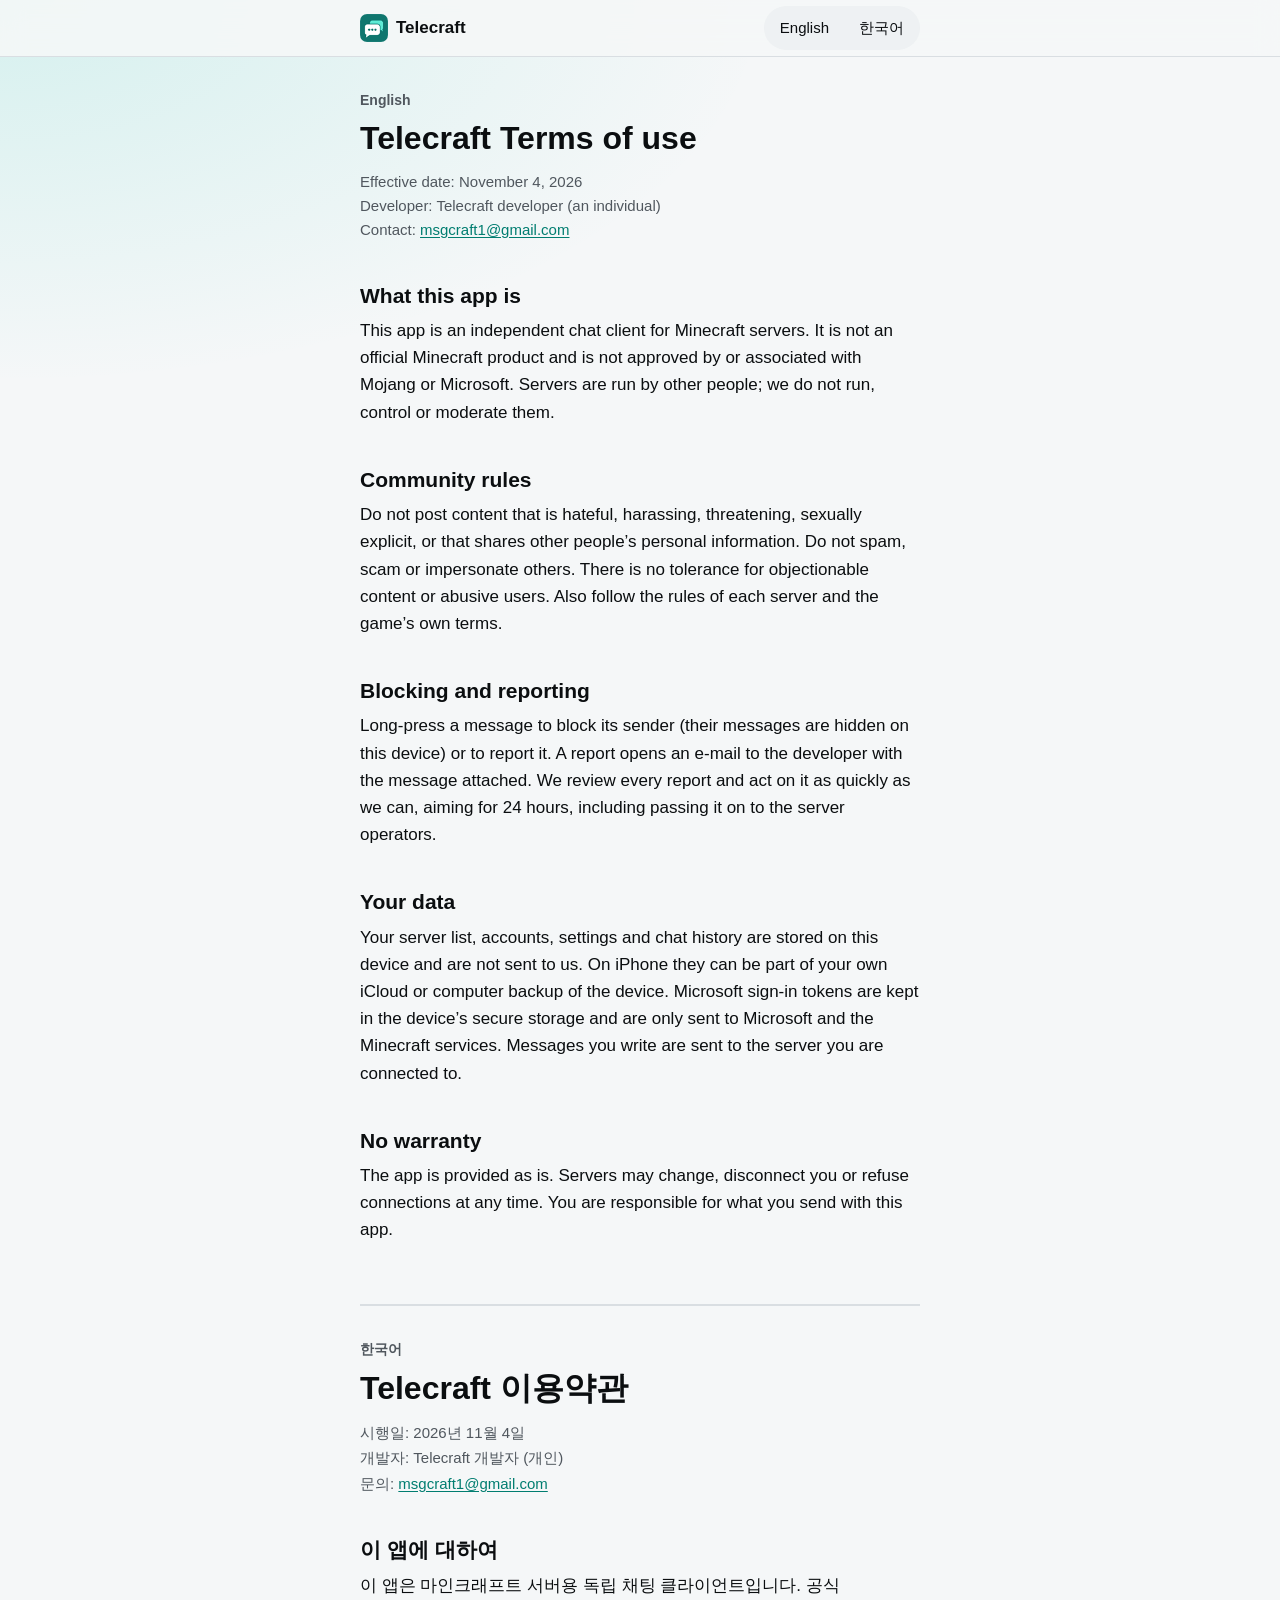
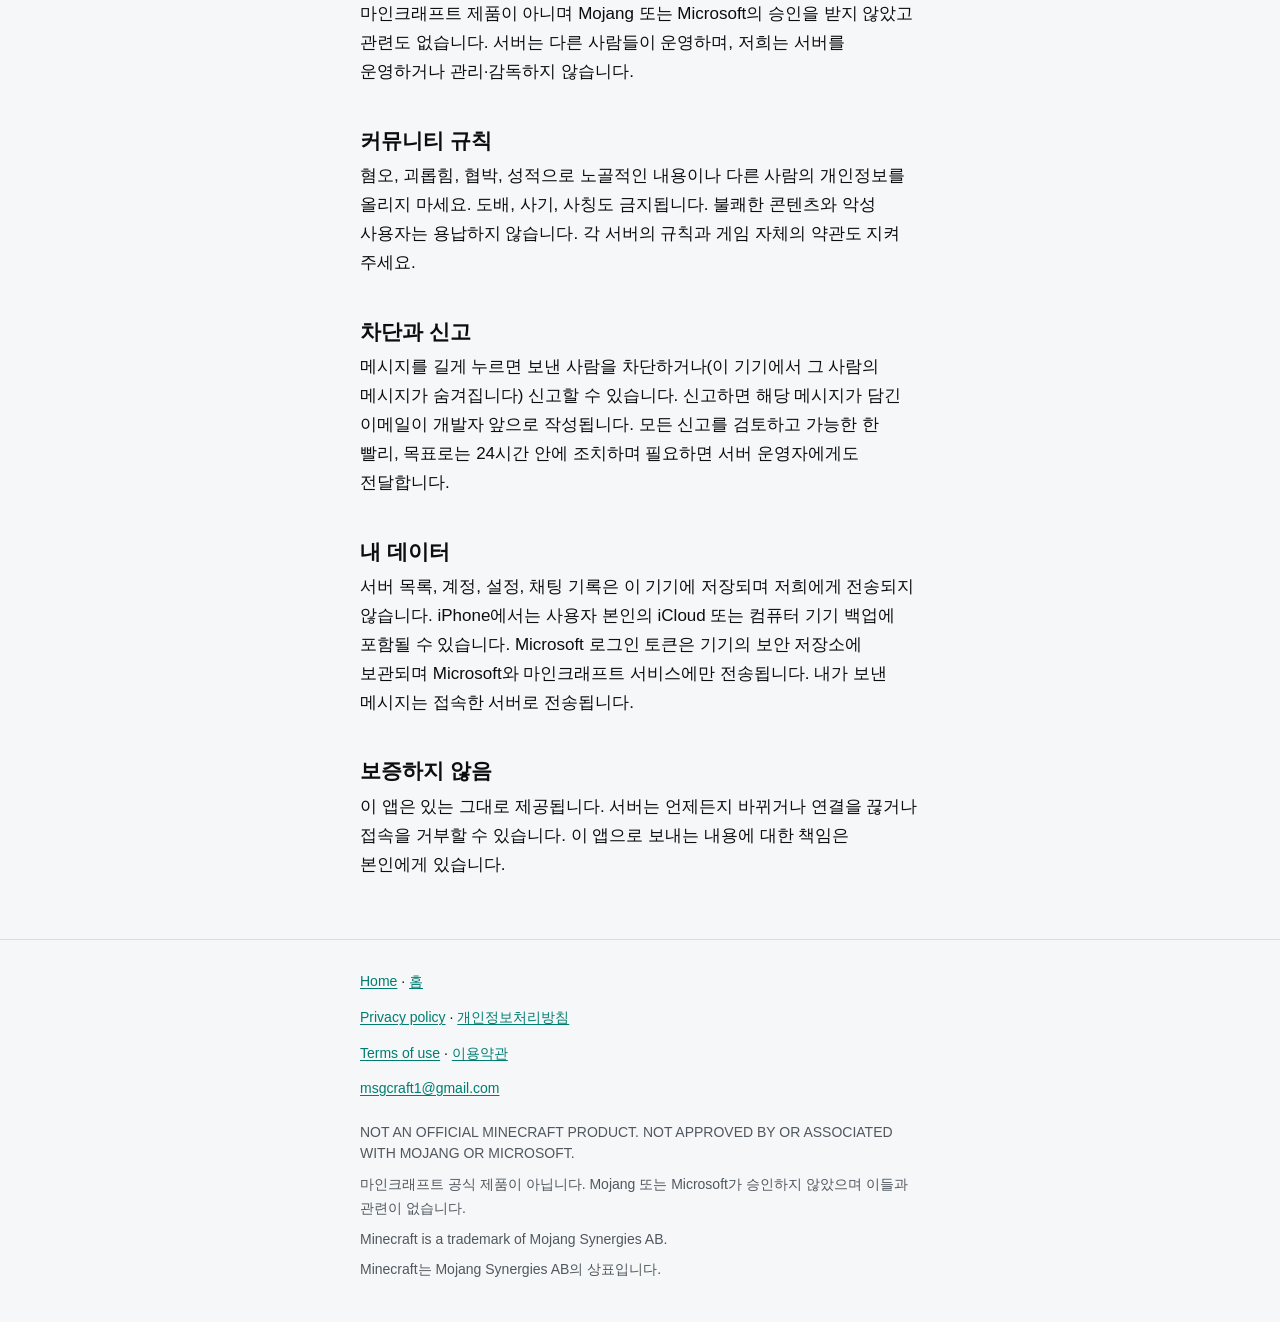
<file: terms/index.html>
<!doctype html>
<html lang="en">
<head>
<meta charset="utf-8">
<meta name="viewport" content="width=device-width, initial-scale=1">
<meta http-equiv="Content-Security-Policy" content="default-src 'none'; style-src 'self'; img-src 'self'; base-uri 'none'; form-action 'none'">
<meta name="referrer" content="no-referrer">
<title>Telecraft Terms of use / 이용약관</title>
<meta name="description" content="Terms of use and community rules for Telecraft, an unofficial chat app for Minecraft: Java Edition servers. 한국어 포함.">
<meta name="theme-color" media="(prefers-color-scheme: light)" content="#f5f7f8">
<meta name="theme-color" media="(prefers-color-scheme: dark)" content="#0b0d0f">
<link rel="canonical" href="https://msgcraft.github.io/terms/">
<link rel="icon" type="image/png" sizes="48x48" href="../icon-48.png">
<link rel="apple-touch-icon" href="../icon-192.png">
<link rel="stylesheet" href="../style.css">
</head>
<body>

<header class="bar">
  <div class="bar-inner">
    <a class="brand" href="../"><img src="../icon-48.png" alt="" width="28" height="28">Telecraft</a>
    <nav class="langs" aria-label="Language / 언어">
      <a href="#en" lang="en">English</a>
      <a href="#ko" lang="ko">한국어</a>
    </nav>
  </div>
</header>

<main>

<section class="lang-block" id="en" lang="en">
  <p class="eyebrow">English</p>
  <h1>Telecraft Terms of use</h1>
  <p class="meta">Effective date: November 4, 2026<br>Developer: Telecraft developer (an individual)<br>Contact: <a href="mailto:msgcraft1@gmail.com">msgcraft1@gmail.com</a></p>

  <h2 id="en-1">What this app is</h2>
  <p>This app is an independent chat client for Minecraft servers. It is not an official Minecraft product and is not approved by or associated with Mojang or Microsoft. Servers are run by other people; we do not run, control or moderate them.</p>

  <h2 id="en-2">Community rules</h2>
  <p>Do not post content that is hateful, harassing, threatening, sexually explicit, or that shares other people’s personal information. Do not spam, scam or impersonate others. There is no tolerance for objectionable content or abusive users. Also follow the rules of each server and the game’s own terms.</p>

  <h2 id="en-3">Blocking and reporting</h2>
  <p>Long-press a message to block its sender (their messages are hidden on this device) or to report it. A report opens an e-mail to the developer with the message attached. We review every report and act on it as quickly as we can, aiming for 24 hours, including passing it on to the server operators.</p>

  <h2 id="en-4">Your data</h2>
  <p>Your server list, accounts, settings and chat history are stored on this device and are not sent to us. On iPhone they can be part of your own iCloud or computer backup of the device. Microsoft sign-in tokens are kept in the device’s secure storage and are only sent to Microsoft and the Minecraft services. Messages you write are sent to the server you are connected to.</p>

  <h2 id="en-5">No warranty</h2>
  <p>The app is provided as is. Servers may change, disconnect you or refuse connections at any time. You are responsible for what you send with this app.</p>
</section>

<section class="lang-block" id="ko" lang="ko">
  <p class="eyebrow">한국어</p>
  <h1>Telecraft 이용약관</h1>
  <p class="meta">시행일: 2026년 11월 4일<br>개발자: Telecraft 개발자 (개인)<br>문의: <a href="mailto:msgcraft1@gmail.com">msgcraft1@gmail.com</a></p>

  <h2 id="ko-1">이 앱에 대하여</h2>
  <p>이 앱은 마인크래프트 서버용 독립 채팅 클라이언트입니다. 공식 마인크래프트 제품이 아니며 Mojang 또는 Microsoft의 승인을 받지 않았고 관련도 없습니다. 서버는 다른 사람들이 운영하며, 저희는 서버를 운영하거나 관리·감독하지 않습니다.</p>

  <h2 id="ko-2">커뮤니티 규칙</h2>
  <p>혐오, 괴롭힘, 협박, 성적으로 노골적인 내용이나 다른 사람의 개인정보를 올리지 마세요. 도배, 사기, 사칭도 금지됩니다. 불쾌한 콘텐츠와 악성 사용자는 용납하지 않습니다. 각 서버의 규칙과 게임 자체의 약관도 지켜 주세요.</p>

  <h2 id="ko-3">차단과 신고</h2>
  <p>메시지를 길게 누르면 보낸 사람을 차단하거나(이 기기에서 그 사람의 메시지가 숨겨집니다) 신고할 수 있습니다. 신고하면 해당 메시지가 담긴 이메일이 개발자 앞으로 작성됩니다. 모든 신고를 검토하고 가능한 한 빨리, 목표로는 24시간 안에 조치하며 필요하면 서버 운영자에게도 전달합니다.</p>

  <h2 id="ko-4">내 데이터</h2>
  <p>서버 목록, 계정, 설정, 채팅 기록은 이 기기에 저장되며 저희에게 전송되지 않습니다. iPhone에서는 사용자 본인의 iCloud 또는 컴퓨터 기기 백업에 포함될 수 있습니다. Microsoft 로그인 토큰은 기기의 보안 저장소에 보관되며 Microsoft와 마인크래프트 서비스에만 전송됩니다. 내가 보낸 메시지는 접속한 서버로 전송됩니다.</p>

  <h2 id="ko-5">보증하지 않음</h2>
  <p>이 앱은 있는 그대로 제공됩니다. 서버는 언제든지 바뀌거나 연결을 끊거나 접속을 거부할 수 있습니다. 이 앱으로 보내는 내용에 대한 책임은 본인에게 있습니다.</p>
</section>

</main>

<footer>
  <div class="foot-inner">
    <ul class="foot-links">
      <li><a href="../">Home</a> · <a href="../#ko" lang="ko">홈</a></li>
      <li><a href="../privacy/#en">Privacy policy</a> · <a href="../privacy/#ko" lang="ko">개인정보처리방침</a></li>
      <li><a href="#en">Terms of use</a> · <a href="#ko" lang="ko">이용약관</a></li>
      <li><a href="mailto:msgcraft1@gmail.com">msgcraft1@gmail.com</a></li>
    </ul>
    <p class="foot-note">NOT AN OFFICIAL MINECRAFT PRODUCT. NOT APPROVED BY OR ASSOCIATED WITH MOJANG OR MICROSOFT.</p>
    <p class="foot-note" lang="ko">마인크래프트 공식 제품이 아닙니다. Mojang 또는 Microsoft가 승인하지 않았으며 이들과 관련이 없습니다.</p>
    <p class="foot-note">Minecraft is a trademark of Mojang Synergies AB.</p>
    <p class="foot-note" lang="ko">Minecraft는 Mojang Synergies AB의 상표입니다.</p>
  </div>
</footer>

</body>
</html>
</file>
<file: style.css>
/* Telecraft pages. No external fonts, images or scripts. */

:root {
  color-scheme: light dark;
  --bg: #f5f7f8;
  --surface: #ffffff;
  --surface-alt: #eef1f3;
  --footer: #f5f7f8; /* --bg, not --surface-alt: the 14px links need 4.5:1 */
  --border: #d9dee2;
  --text: #0b0e10;
  --muted: #50575e;
  --primary: #007d70;
  --primary-soft: #e3fbf5;
  --warning: #945f00;
  --warning-soft: #fff1cf;
  --glass: rgba(245, 247, 248, 0.88);
  --ambient: rgba(20, 200, 180, 0.14);
  --gutter: 16px;
  --measure: 35rem;
}

@media (prefers-color-scheme: dark) {
  :root {
    --bg: #0b0d0f;
    --surface: #16191c;
    --surface-alt: #262a2f;
    --footer: #262a2f;
    --border: #30363b;
    --text: #f2f5f7;
    --muted: #9ca5ae;
    --primary: #22e6cc;
    --primary-soft: #07372f;
    --warning: #ffc53d;
    --warning-soft: #3a2e14;
    --glass: rgba(11, 13, 15, 0.88);
    --ambient: rgba(34, 230, 204, 0.1);
  }
}

*,
*::before,
*::after {
  box-sizing: border-box;
}

html {
  -webkit-text-size-adjust: 100%;
  text-size-adjust: 100%;
}

@media (prefers-reduced-motion: no-preference) {
  html {
    scroll-behavior: smooth;
  }
}

body {
  margin: 0;
  background-color: var(--bg);
  background-image: radial-gradient(48rem 24rem at 0 0, var(--ambient), transparent);
  background-repeat: no-repeat;
  color: var(--text);
  font-family: -apple-system, BlinkMacSystemFont, "Segoe UI", Roboto, "Apple SD Gothic Neo", "Malgun Gothic", "Noto Sans KR", "Noto Sans CJK KR", sans-serif;
  font-size: 1.0625rem;
  line-height: 1.6;
}

[lang="ko"] {
  word-break: keep-all;
  line-height: 1.7;
}

a {
  color: var(--primary);
  text-decoration: underline;
  text-underline-offset: 0.15em;
}

a,
code {
  overflow-wrap: anywhere;
}

a:hover {
  text-decoration-thickness: 2px;
}

a:focus-visible {
  outline: 2px solid var(--primary);
  outline-offset: 2px;
  border-radius: 4px;
}

code {
  font-family: ui-monospace, SFMono-Regular, Consolas, "Liberation Mono", monospace;
  font-size: 0.9em;
}

/* Sticky bar: the way home and the language jump. */

.bar {
  position: sticky;
  top: 0;
  z-index: 1;
  background: var(--glass);
  border-bottom: 1px solid var(--border);
  -webkit-backdrop-filter: blur(12px);
  backdrop-filter: blur(12px);
}

.bar-inner {
  display: flex;
  align-items: center;
  justify-content: space-between;
  gap: 12px;
  width: 100%;
  max-width: calc(var(--measure) + 2 * var(--gutter));
  margin: 0 auto;
  padding: 6px var(--gutter);
}

.brand {
  display: inline-flex;
  align-items: center;
  gap: 8px;
  min-height: 44px;
  color: var(--text);
  font-weight: 600;
  text-decoration: none;
}

.brand img {
  display: block;
  width: 28px;
  height: 28px;
  border-radius: 7px;
}

.langs {
  display: flex;
  gap: 2px;
  padding: 2px;
  background: var(--surface-alt);
  border-radius: 999px;
}

.langs a {
  display: inline-flex;
  align-items: center;
  min-height: 40px;
  padding: 0 14px;
  border-radius: 999px;
  color: var(--text);
  font-size: 0.9375rem;
  font-weight: 500;
  text-decoration: none;
  word-break: normal;
}

.langs a:hover {
  background: var(--surface);
}

/* Column */

main {
  width: 100%;
  max-width: calc(var(--measure) + 2 * var(--gutter));
  margin: 0 auto;
  padding: 0 var(--gutter);
}

.lang-block {
  padding: 32px 0 48px;
  scroll-margin-top: 64px;
}

.lang-block + .lang-block {
  border-top: 2px solid var(--border);
}

.eyebrow {
  margin: 0 0 8px;
  color: var(--muted);
  font-size: 0.875rem;
  font-weight: 600;
}

h1 {
  margin: 0 0 12px;
  font-size: 2rem;
  line-height: 1.2;
  font-weight: 700;
}

h2 {
  margin: 40px 0 8px;
  font-size: 1.3125rem;
  line-height: 1.3;
  font-weight: 700;
  scroll-margin-top: 72px;
}

h3 {
  margin: 28px 0 4px;
  font-size: 1.0625rem;
  line-height: 1.4;
  font-weight: 600;
}

p {
  margin: 0 0 12px;
}

ul,
ol {
  margin: 0 0 12px;
  padding-left: 1.25em;
}

li {
  margin-bottom: 6px;
}

li::marker {
  color: var(--muted);
}

/* Landing */

.app-icon {
  display: block;
  width: 72px;
  height: 72px;
  margin-bottom: 16px;
  border-radius: 16px;
}

.lede {
  font-size: 1.1875rem;
  line-height: 1.5;
}

.disclaimer {
  color: var(--muted);
  font-size: 0.875rem;
  line-height: 1.5;
}

.status {
  margin: 20px 0 0;
  padding: 14px 16px;
  background: var(--warning-soft);
  border-radius: 14px;
}

.status strong {
  color: var(--warning);
}

.facts {
  margin: 28px 0 0;
  background: var(--surface);
  border: 1px solid var(--border);
  border-radius: 14px;
}

.facts div {
  padding: 12px 16px;
}

.facts div + div {
  border-top: 1px solid var(--border);
}

.facts dt {
  color: var(--muted);
  font-size: 0.875rem;
  font-weight: 600;
}

.facts dd {
  margin: 2px 0 0;
}

@media (min-width: 560px) {
  .facts div {
    display: grid;
    grid-template-columns: 7.5rem 1fr;
    gap: 12px;
    align-items: baseline;
  }

  .facts dd {
    margin: 0;
  }
}

/* Legal pages */

.meta {
  color: var(--muted);
  font-size: 0.9375rem;
}

.summary {
  margin: 24px 0 0;
  padding: 16px;
  background: var(--primary-soft);
  border-radius: 14px;
}

.summary h2 {
  margin-top: 0;
  font-size: 1.0625rem;
}

.summary ul {
  margin-bottom: 0;
}

.toc {
  margin: 24px 0 0;
}

.toc ol {
  margin: 0;
  padding: 0;
  list-style: none;
}

.toc li {
  margin: 0;
}

.toc a {
  display: block;
  padding: 6px 0;
}

/* Shared server page (add/): a card with the server's name and address, and two buttons. The page shows one language
   at a time, so its language switch must not touch the address bar's # (it holds the server). */

[hidden] {
  display: none !important;
}

.lang-block[hidden] + .lang-block {
  border-top: 0;
}

.langs a[aria-current="true"] {
  background: var(--surface);
}

.server-card {
  margin: 20px 0 0;
  padding: 16px;
  background: var(--surface);
  border: 1px solid var(--border);
  border-radius: 14px;
}

.server-name {
  margin: 0 0 4px;
  font-size: 1.3125rem;
  line-height: 1.3;
  font-weight: 700;
  overflow-wrap: anywhere;
}

.server-address {
  margin: 0 0 16px;
  color: var(--muted);
}

.server-address code {
  color: var(--text);
  font-size: 1rem;
}

.share-actions {
  display: flex;
  flex-wrap: wrap;
  gap: 8px;
}

.button {
  display: inline-flex;
  align-items: center;
  justify-content: center;
  min-height: 44px;
  padding: 0 18px;
  border: 0;
  border-radius: 999px;
  background: var(--surface-alt);
  color: var(--text);
  font: inherit;
  font-size: 1rem;
  font-weight: 600;
  line-height: 1.2;
  text-decoration: none;
  cursor: pointer;
}

.button:hover {
  text-decoration: none;
}

.button:focus-visible {
  outline: 2px solid var(--primary);
  outline-offset: 2px;
}

.button-primary {
  background: var(--primary);
  color: var(--surface);
}

.copy-status {
  min-height: 1.6em;
  margin: 12px 0 0;
  color: var(--muted);
  font-size: 0.9375rem;
}

/* Footer */

footer {
  background: var(--footer);
  border-top: 1px solid var(--border);
}

.foot-inner {
  width: 100%;
  max-width: calc(var(--measure) + 2 * var(--gutter));
  margin: 0 auto;
  padding: 24px var(--gutter) 32px;
  font-size: 0.875rem;
  line-height: 1.55;
}

.foot-links {
  margin: 0 0 16px;
  padding: 0;
  list-style: none;
}

.foot-links li {
  margin: 0;
}

.foot-links a {
  display: inline-block;
  padding: 6px 0;
}

.foot-note {
  margin: 0 0 8px;
  color: var(--muted);
}

@media print {
  .bar {
    position: static;
  }

  .langs {
    display: none;
  }

  body {
    background-image: none;
  }
}
</file>
